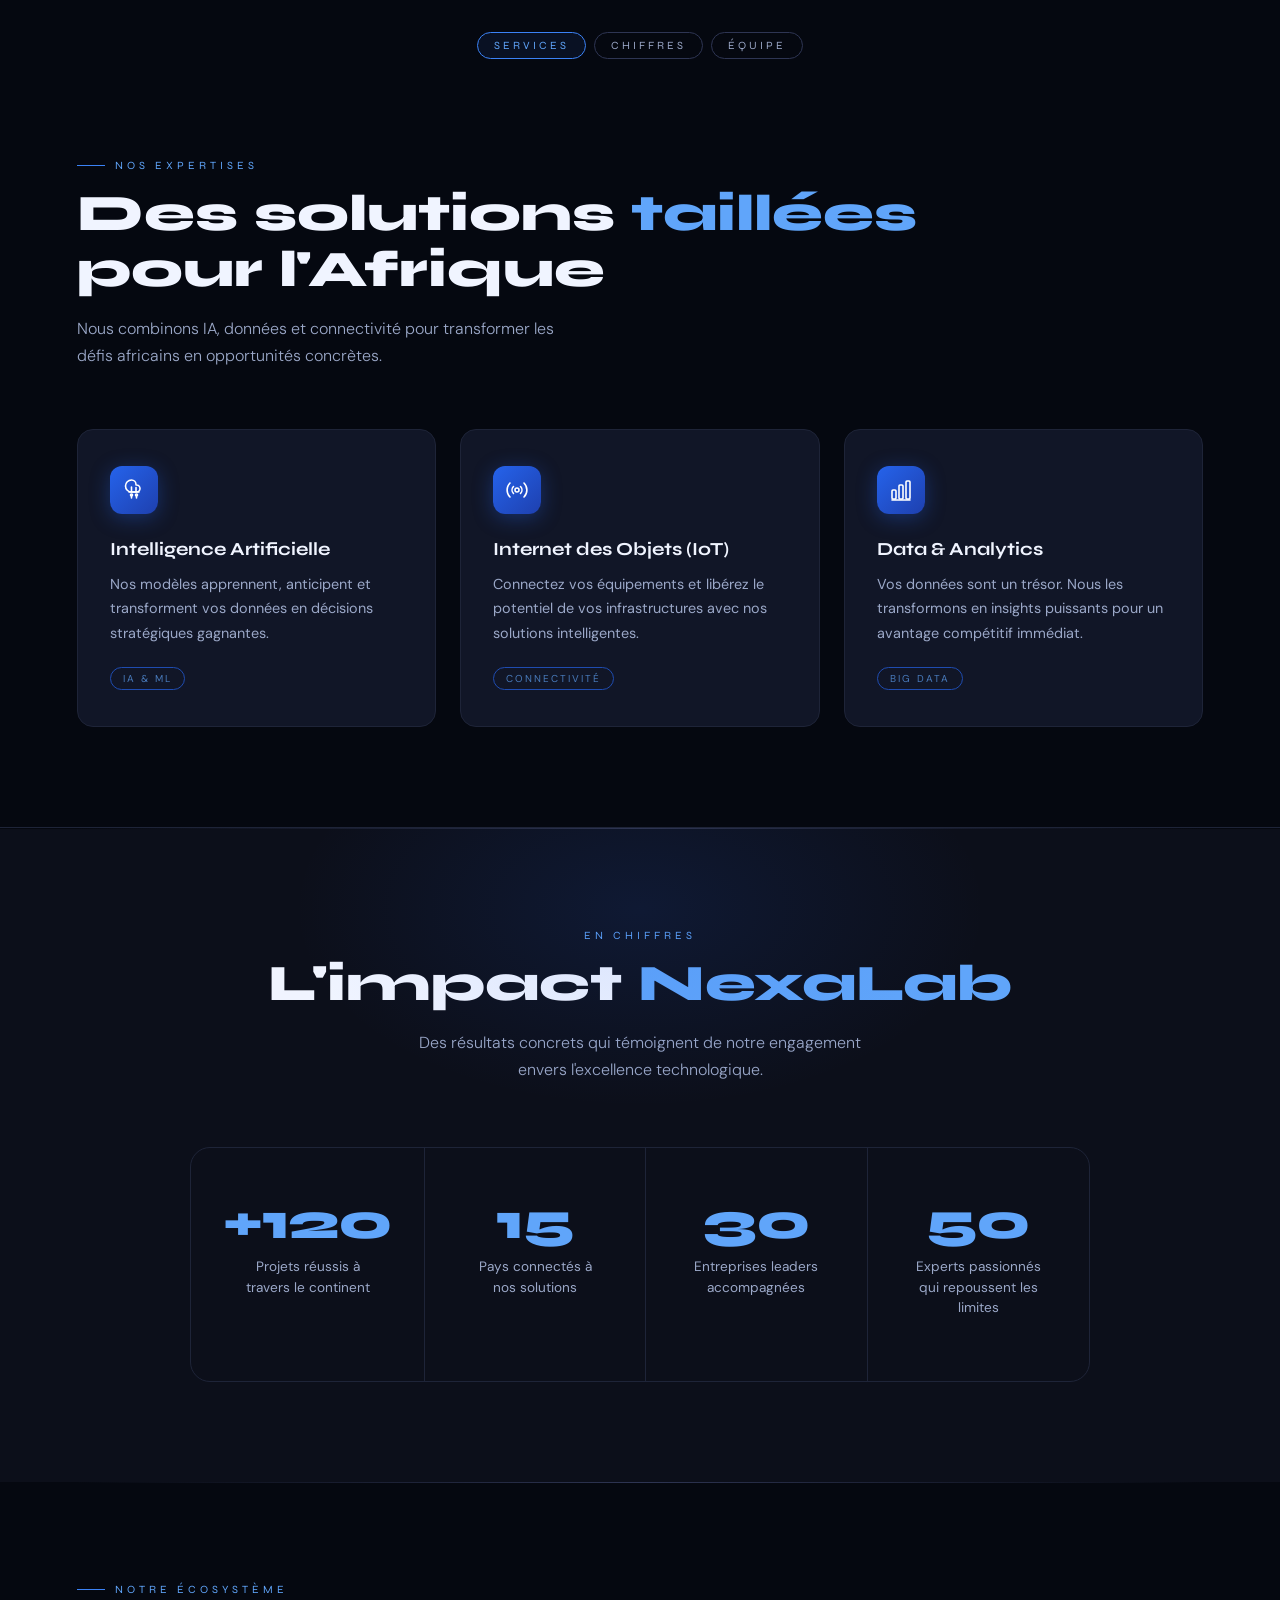
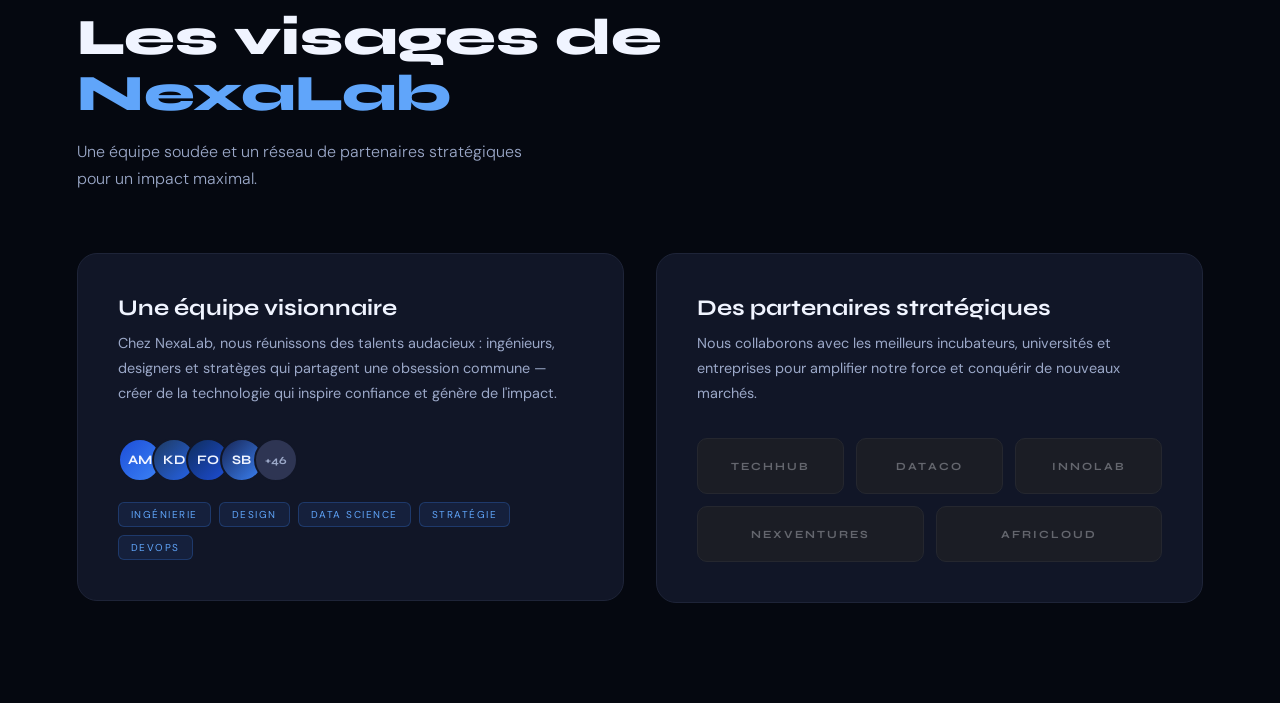
<file: index.html>
<!DOCTYPE html>
<html lang="fr">
<head>
  <meta charset="UTF-8">
  <meta name="viewport" content="width=device-width, initial-scale=1.0">
  <title>NexaLab</title>

  <!-- ── Feuilles de style modulaires (une par section) ── -->
  <link rel="stylesheet" href="styles/base.css">       <!-- Variables, reset, typographie -->
  <link rel="stylesheet" href="styles/services.css">   <!-- Section Services & Expertises -->
  <link rel="stylesheet" href="styles/stats.css">      <!-- Section Chiffres Clés -->
  <link rel="stylesheet" href="styles/team.css">       <!-- Section Équipe & Partenaires -->
</head>
<body>

  <!-- ══════════════════════════════════════
       NAVIGATION RAPIDE ENTRE SECTIONS
  ══════════════════════════════════════ -->
  <nav class="section-nav">
    <span class="active">Services</span>
    <span>Chiffres</span>
    <span>Équipe</span>
  </nav>


  <!-- ══════════════════════════════════════
       SECTION 1 — SERVICES & EXPERTISES
  ══════════════════════════════════════ -->
  <section id="services">

    <!-- En-tête de section -->
    <p class="section-eyebrow">Nos expertises</p>
    <h2 class="section-title">Des solutions <span>taillées</span><br>pour l'Afrique</h2>
    <p class="section-sub">Nous combinons IA, données et connectivité pour transformer les défis africains en opportunités concrètes.</p>

    <!-- Grille des 3 cartes de services -->
    <div class="services-grid">

      <!-- Carte 1 : Intelligence Artificielle -->
      <article class="service-card">
        <div class="service-icon">
          <!-- Icône SVG : cerveau/réseau neuronal -->
          <svg xmlns="http://www.w3.org/2000/svg" width="24" height="24" fill="none"
               viewBox="0 0 24 24" stroke="#ffffff" stroke-width="1.6"
               stroke-linecap="round" stroke-linejoin="round">
            <path d="M9.5 2a4.5 4.5 0 0 1 4.5 4.5v.5h.5a3.5 3.5 0 0 1 0 7H9.5A4.5 4.5 0 0 1 9.5 2z"/>
            <path d="M14 9.5V14m-4.5-5v5M7 14h10"/>
            <circle cx="9.5" cy="17" r="1"/>
            <circle cx="14.5" cy="17" r="1"/>
            <path d="M9.5 18v2m5-2v2"/>
          </svg>
        </div>
        <h3>Intelligence Artificielle</h3>
        <p>Nos modèles apprennent, anticipent et transforment vos données en décisions stratégiques gagnantes.</p>
        <span class="card-tag">IA & ML</span>
      </article>

      <!-- Carte 2 : Internet des Objets -->
      <article class="service-card">
        <div class="service-icon">
          <!-- Icône SVG : ondes wifi / connectivité -->
          <svg xmlns="http://www.w3.org/2000/svg" width="24" height="24" fill="none"
               viewBox="0 0 24 24" stroke="#ffffff" stroke-width="1.6"
               stroke-linecap="round" stroke-linejoin="round">
            <circle cx="12" cy="12" r="2"/>
            <path d="M8.5 8.5a5 5 0 0 0 0 7M15.5 8.5a5 5 0 0 1 0 7"/>
            <path d="M5 5a9.9 9.9 0 0 0 0 14M19 5a9.9 9.9 0 0 1 0 14"/>
          </svg>
        </div>
        <h3>Internet des Objets (IoT)</h3>
        <p>Connectez vos équipements et libérez le potentiel de vos infrastructures avec nos solutions intelligentes.</p>
        <span class="card-tag">Connectivité</span>
      </article>

      <!-- Carte 3 : Data & Analytics -->
      <article class="service-card">
        <div class="service-icon">
          <!-- Icône SVG : graphique en barres -->
          <svg xmlns="http://www.w3.org/2000/svg" width="24" height="24" fill="none"
               viewBox="0 0 24 24" stroke="#ffffff" stroke-width="1.6"
               stroke-linecap="round" stroke-linejoin="round">
            <rect x="3" y="12" width="4" height="9" rx="1"/>
            <rect x="10" y="7" width="4" height="14" rx="1"/>
            <rect x="17" y="3" width="4" height="18" rx="1"/>
            <line x1="3" y1="22" x2="21" y2="22"/>
          </svg>
        </div>
        <h3>Data & Analytics</h3>
        <p>Vos données sont un trésor. Nous les transformons en insights puissants pour un avantage compétitif immédiat.</p>
        <span class="card-tag">Big Data</span>
      </article>

    </div>
  </section>

  <!-- Séparateur visuel entre sections -->
  <div class="sep"></div>


  <!-- ══════════════════════════════════════
       SECTION 2 — CHIFFRES CLÉS
  ══════════════════════════════════════ -->
  <section id="stats">

    <!-- En-tête centré -->
    <div class="stats-header">
      <p class="section-eyebrow">En chiffres</p>
      <h2 class="section-title">L'impact <span>NexaLab</span></h2>
      <p class="section-sub">Des résultats concrets qui témoignent de notre engagement envers l'excellence technologique.</p>
    </div>

    <!-- Bande unifiée des 4 statistiques -->
    <div class="stats-grid">

      <div class="stat-item">
        <div class="stat-number">+120</div>
        <div class="stat-label">Projets réussis à travers le continent</div>
        <div class="stat-divider"></div>
      </div>

      <div class="stat-item">
        <div class="stat-number">15</div>
        <div class="stat-label">Pays connectés à nos solutions</div>
        <div class="stat-divider"></div>
      </div>

      <div class="stat-item">
        <div class="stat-number">30</div>
        <div class="stat-label">Entreprises leaders accompagnées</div>
        <div class="stat-divider"></div>
      </div>

      <div class="stat-item">
        <div class="stat-number">50</div>
        <div class="stat-label">Experts passionnés qui repoussent les limites</div>
        <div class="stat-divider"></div>
      </div>

    </div>
  </section>

  <!-- Séparateur visuel entre sections -->
  <div class="sep"></div>


  <!-- ══════════════════════════════════════
       SECTION 3 — ÉQUIPE & PARTENAIRES
  ══════════════════════════════════════ -->
  <section id="team">

    <!-- En-tête de section -->
    <p class="section-eyebrow">Notre écosystème</p>
    <h2 class="section-title">Les visages de<br><span>NexaLab</span></h2>
    <p class="section-sub">Une équipe soudée et un réseau de partenaires stratégiques pour un impact maximal.</p>

    <!-- Layout 2 colonnes -->
    <div class="team-layout">

      <!-- Bloc Équipe (colonne gauche) -->
      <div class="team-block">
        <h3>Une équipe visionnaire</h3>
        <p>Chez NexaLab, nous réunissons des talents audacieux : ingénieurs, designers et stratèges qui partagent une obsession commune — créer de la technologie qui inspire confiance et génère de l'impact.</p>

        <!-- Avatars avec initiales des membres -->
        <div class="team-avatars">
          <div class="avatar av1">AM</div>
          <div class="avatar av2">KD</div>
          <div class="avatar av3">FO</div>
          <div class="avatar av4">SB</div>
          <div class="avatar av-more">+46</div>
        </div>

        <!-- Tags des rôles disponibles dans l'équipe -->
        <div class="team-roles">
          <span class="role-tag">Ingénierie</span>
          <span class="role-tag">Design</span>
          <span class="role-tag">Data Science</span>
          <span class="role-tag">Stratégie</span>
          <span class="role-tag">DevOps</span>
        </div>
      </div>

      <!-- Bloc Partenaires (colonne droite) -->
      <div class="partners-block">
        <h3>Des partenaires stratégiques</h3>
        <p>Nous collaborons avec les meilleurs incubateurs, universités et entreprises pour amplifier notre force et conquérir de nouveaux marchés.</p>

        <!-- Logos fictifs des partenaires (grayscale → couleur au survol) -->
        <div class="logos-grid">
          <div class="partner-logo">TechHub</div>
          <div class="partner-logo">DataCo</div>
          <div class="partner-logo">InnoLab</div>
          <div class="partner-logo">NexVentures</div>
          <div class="partner-logo">AfriCloud</div>
        </div>
      </div>

    </div>
  </section>


  <!-- ══════════════════════════════════════
       SCRIPT : Scroll vers la section cliquée
  ══════════════════════════════════════ -->
  <script>
    const navSpans = document.querySelectorAll('.section-nav span');
    navSpans.forEach((span, index) => {
      span.addEventListener('click', () => {
        const ids = ['services', 'stats', 'team'];
        document.getElementById(ids[index]).scrollIntoView({ behavior: 'smooth' });
        navSpans.forEach(s => s.classList.remove('active'));
        span.classList.add('active');
      });
    });
  </script>

</body>
</html>
</file>
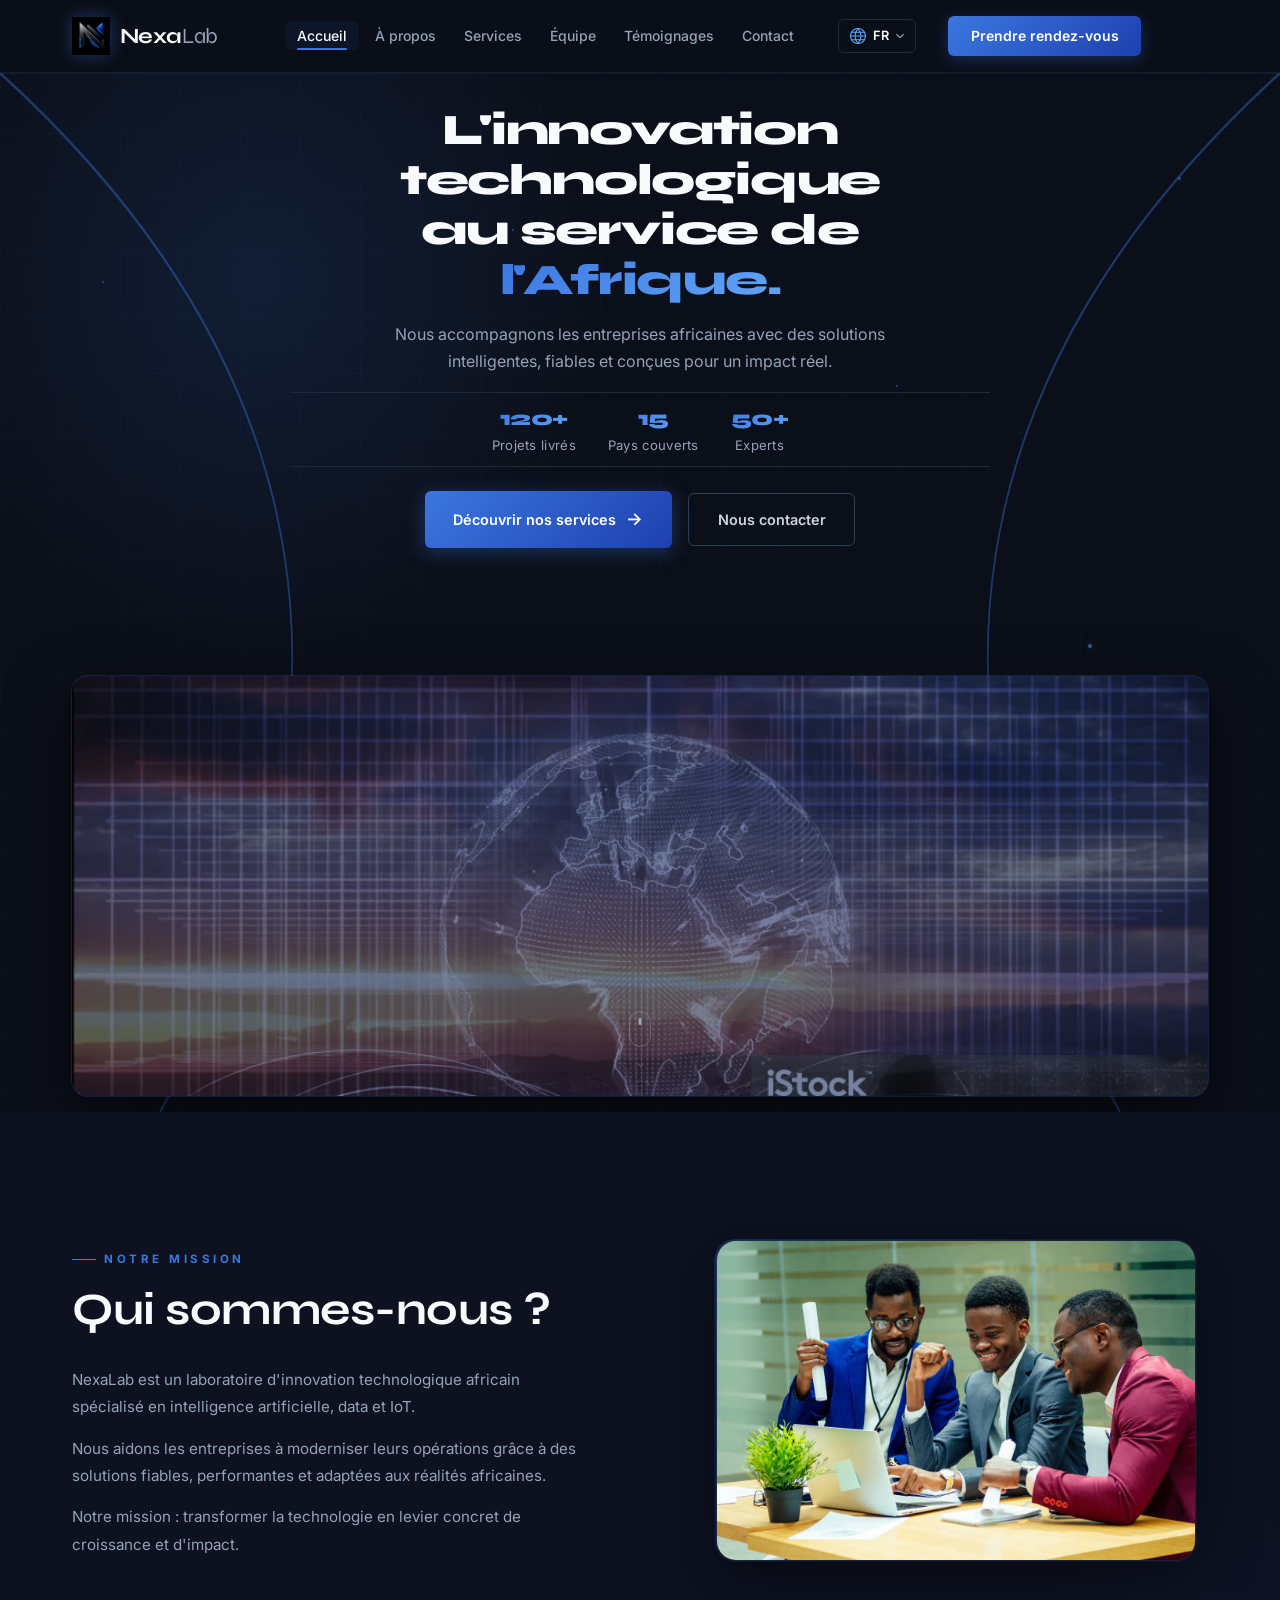
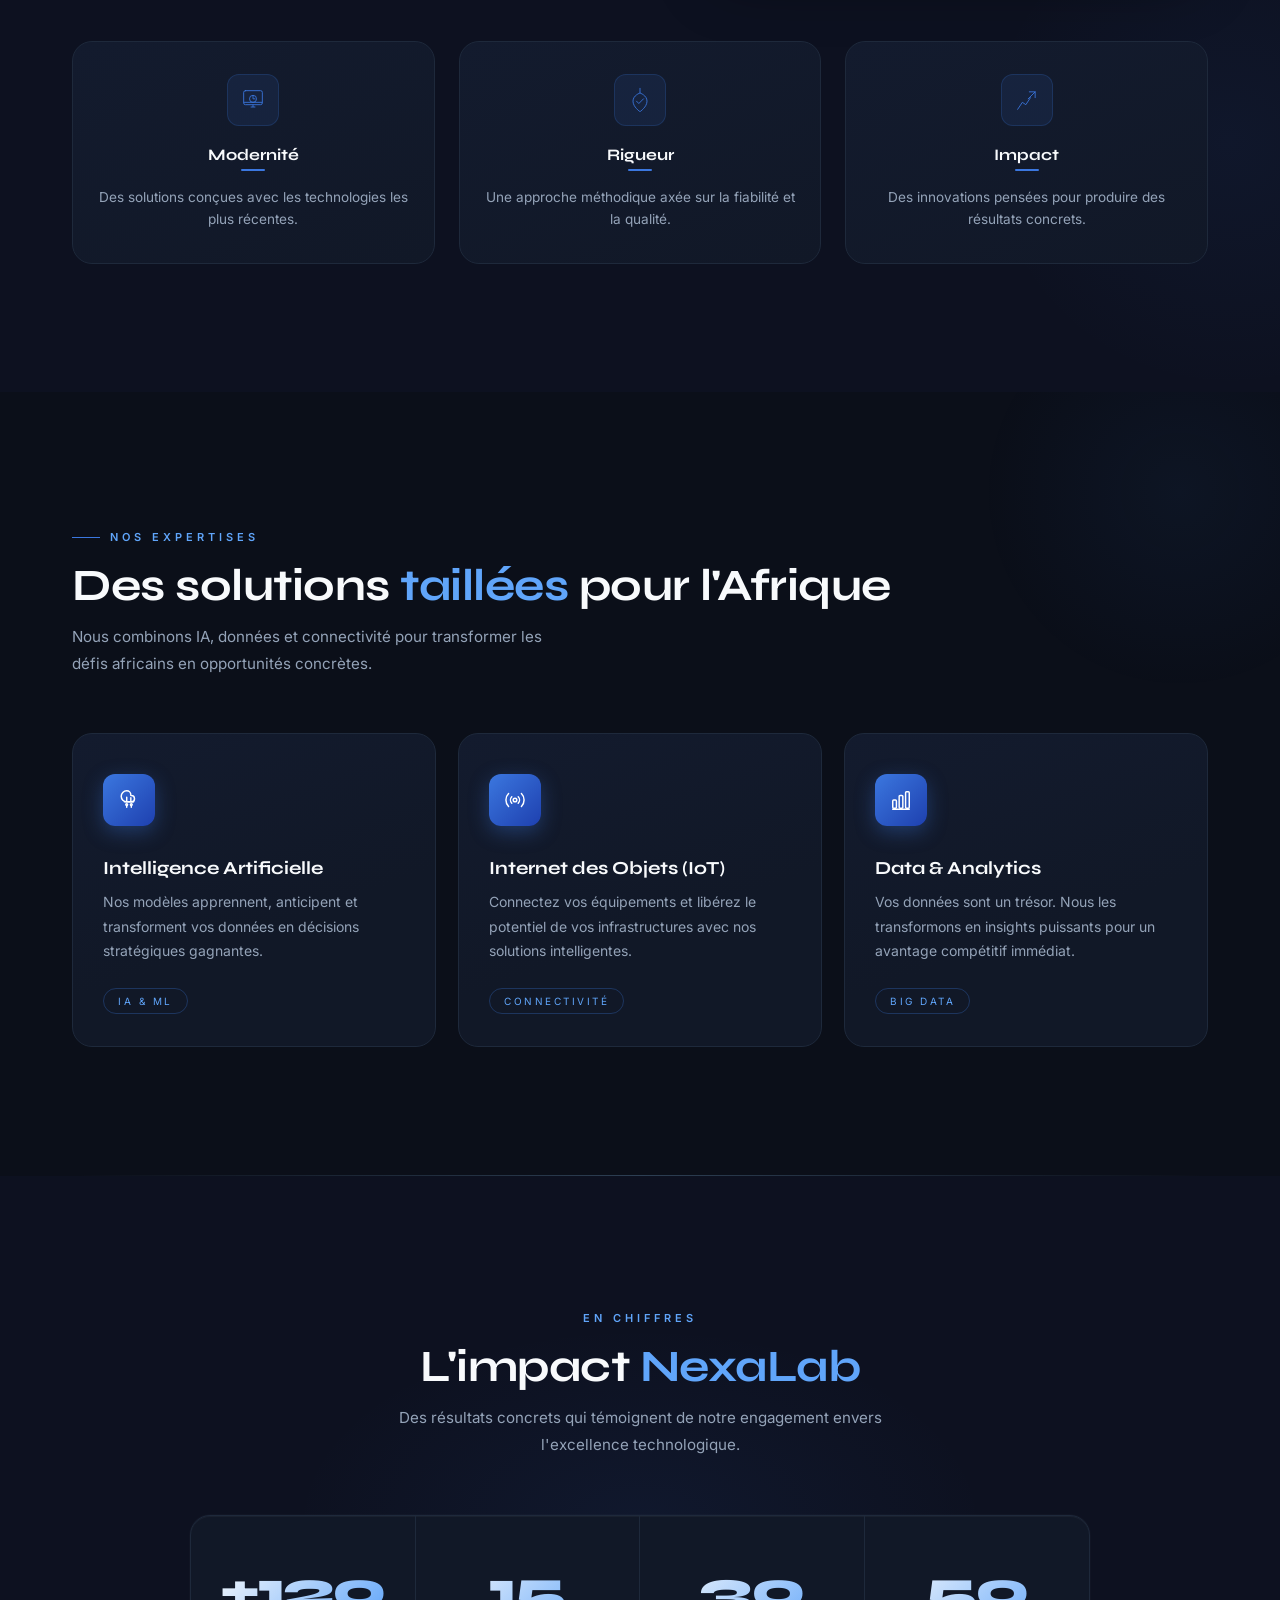
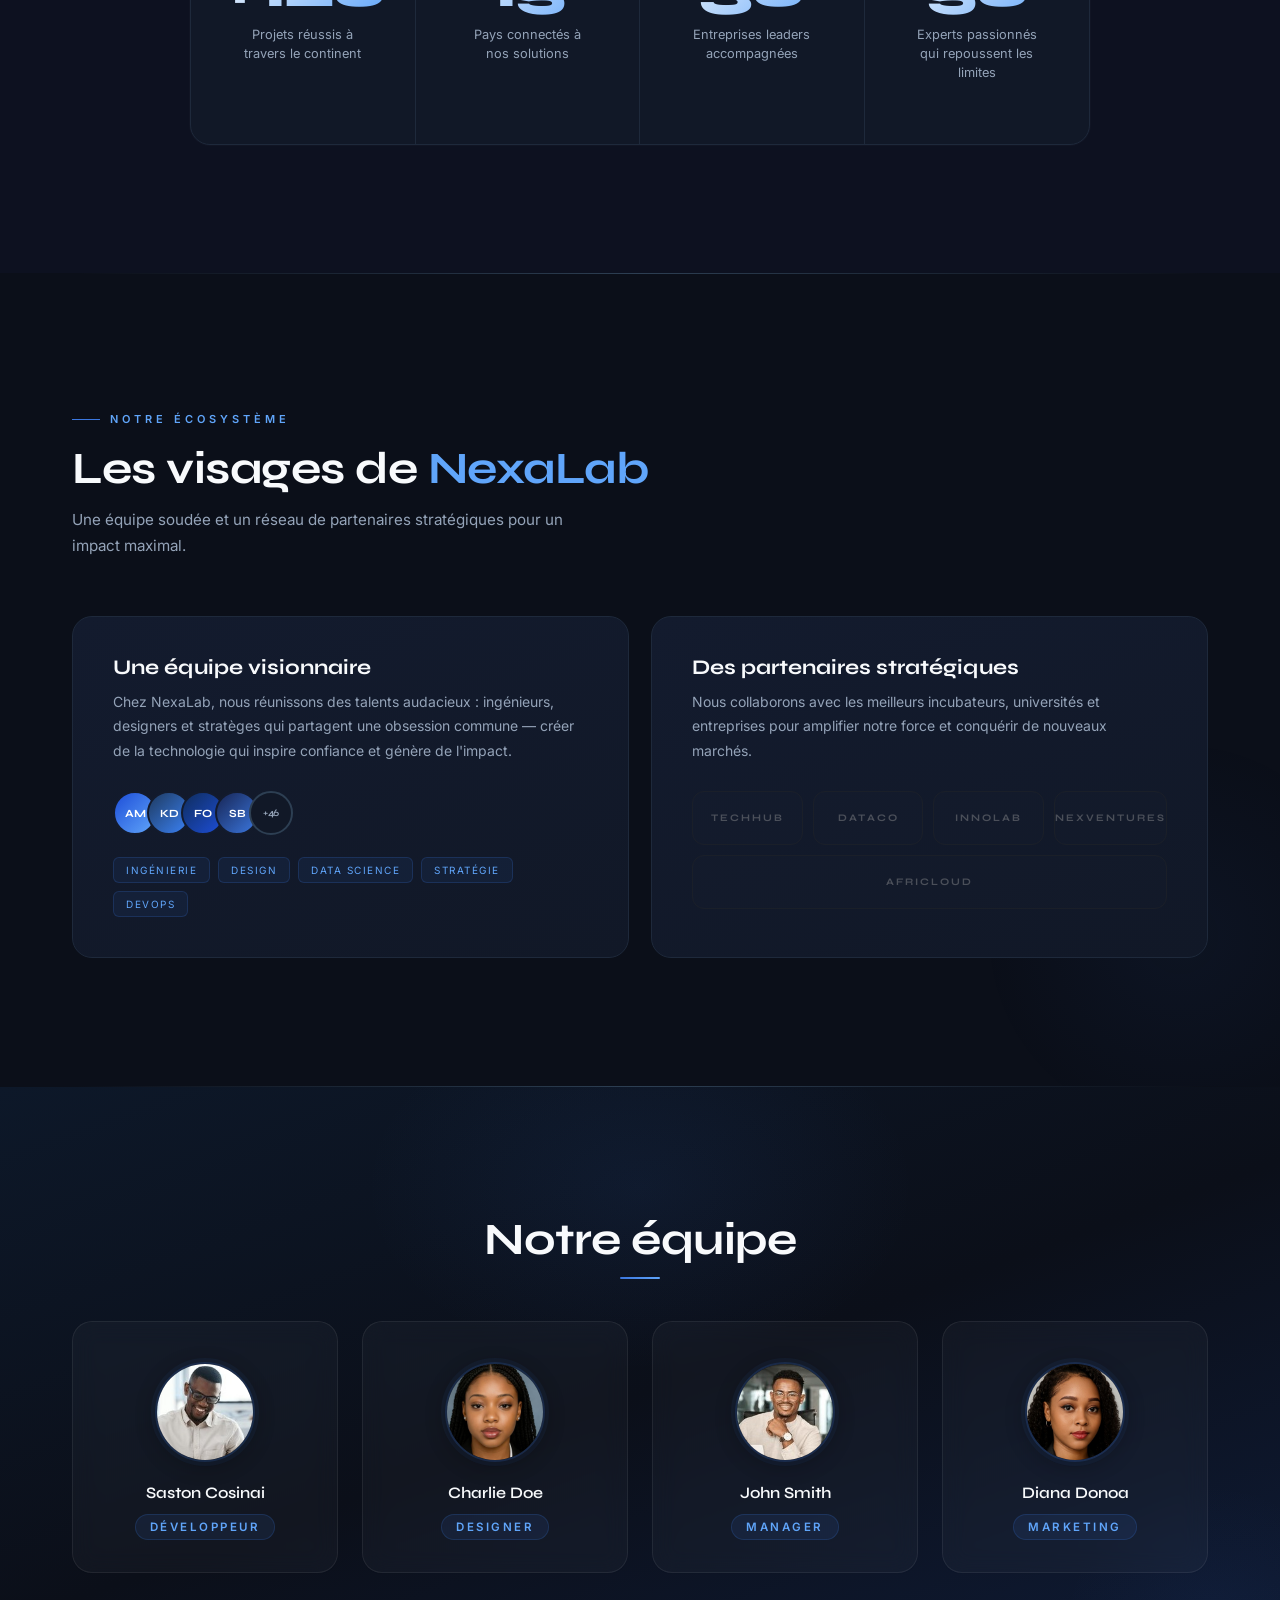
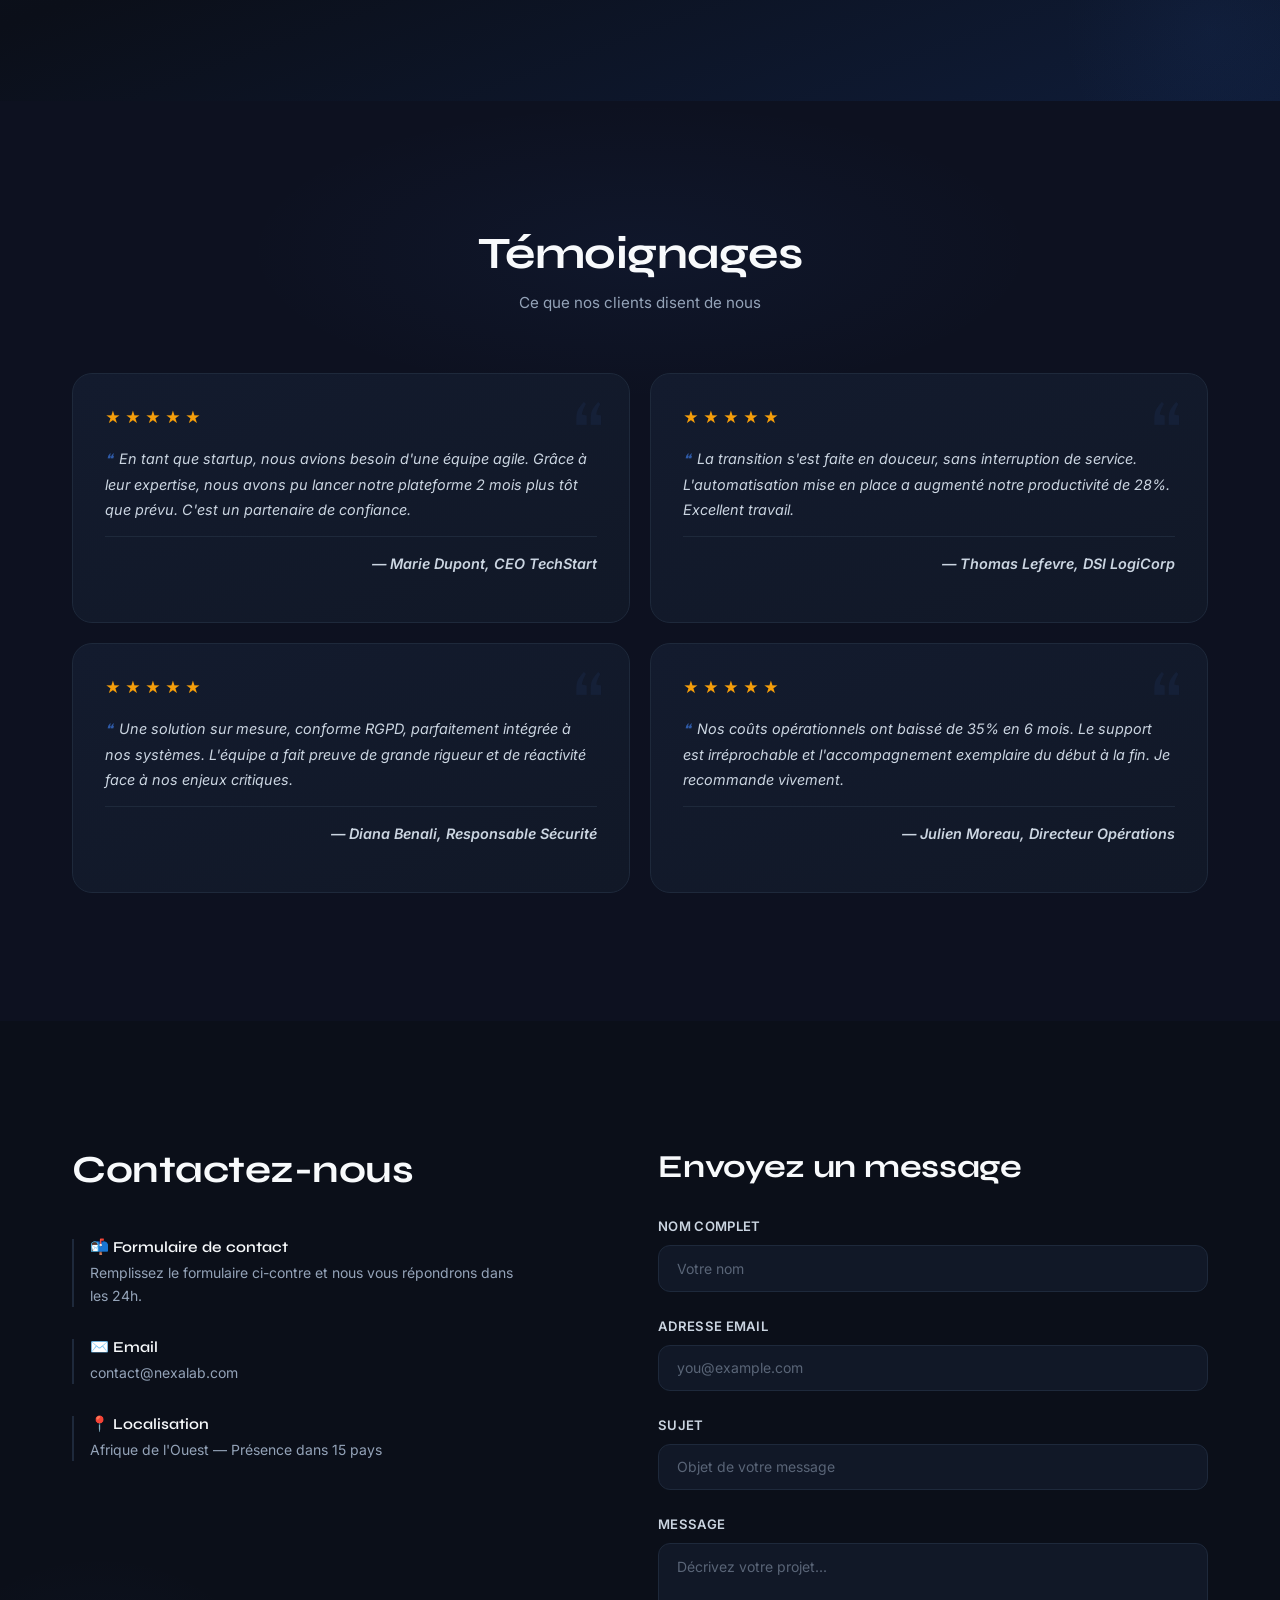
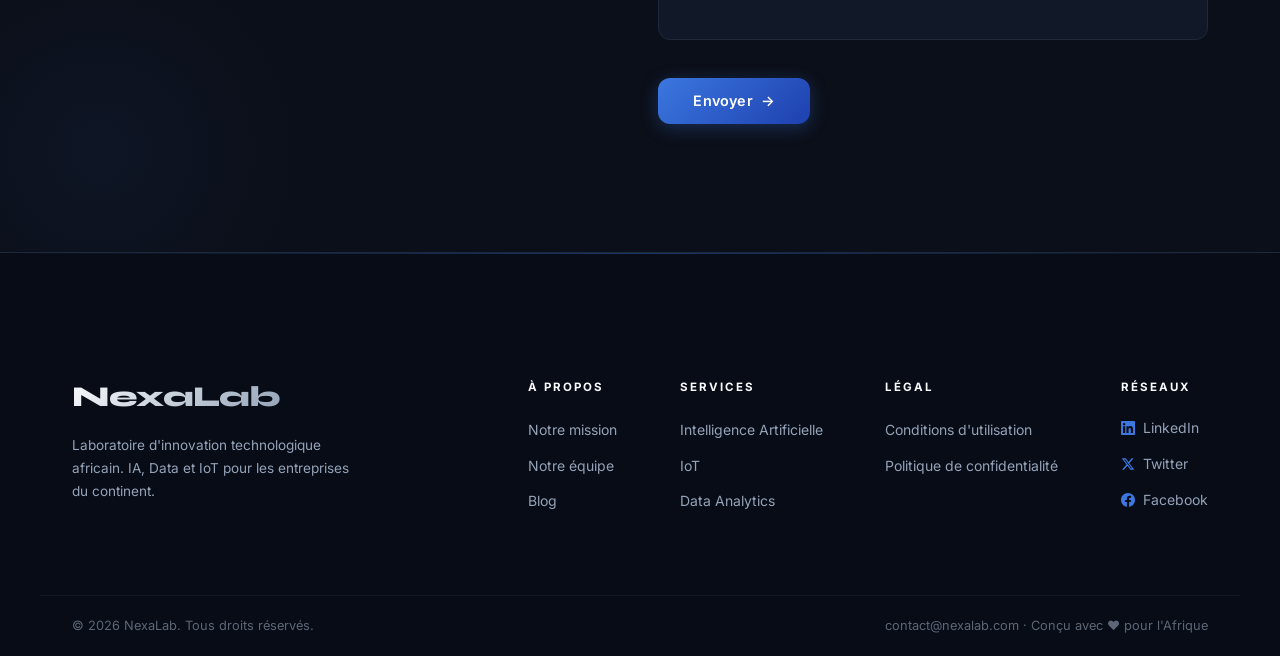
<file: Projet intégrateur/Dossier-final/index.html>
<!DOCTYPE html>
<html lang="fr">
<head>
  <meta charset="UTF-8">
  <meta name="viewport" content="width=device-width, initial-scale=1.0">
  <meta name="description" content="NexaLab — Laboratoire d'innovation technologique africain. IA, data et IoT au service des entreprises africaines.">
  <meta name="author" content="NexaLab">
  <title>NexaLab — Innovation Technologique pour l'Afrique</title>

  <link rel="stylesheet" href="styles/base.css">
  <link rel="stylesheet" href="styles/header.css">
  <link rel="stylesheet" href="styles/hero.css">
  <link rel="stylesheet" href="styles/about.css">
  <link rel="stylesheet" href="styles/services.css">
  <link rel="stylesheet" href="styles/stats.css">
  <link rel="stylesheet" href="styles/team.css">
  <link rel="stylesheet" href="styles/team-membres.css">
  <link rel="stylesheet" href="styles/testimonials.css">
  <link rel="stylesheet" href="styles/contact.css">
  <link rel="stylesheet" href="styles/footer.css">

</head>
<body>

  <header class="header" id="header">
    <div class="header__inner container">
      <a href="#" class="header__logo" aria-label="NexaLab — Accueil">
        <img src="assets/images/logo.png" alt="NexaLab" class="header__logo-img">
        <span class="header__logo-text">Nexa<span>Lab</span></span>
      </a>
      <input type="checkbox" id="nav-toggle" class="nav__toggle" aria-hidden="true">
      <label for="nav-toggle" class="nav__toggle-label" aria-label="Ouvrir le menu">
        <span></span><span></span><span></span>
      </label>
      <nav class="nav" aria-label="Navigation principale">
        <ul class="nav__list">
          <li><a href="#hero"        class="nav__link nav__link--active">Accueil</a></li>
          <li><a href="#about"       class="nav__link">À propos</a></li>
          <li><a href="#services"    class="nav__link">Services</a></li>
          <li><a href="#team"        class="nav__link">Équipe</a></li>
          <li><a href="#temoignages" class="nav__link">Témoignages</a></li>
          <li><a href="#contact"     class="nav__link">Contact</a></li>
        </ul>
        <!-- Sélecteur de langue -->
        <div class="lang-switcher">
          <input type="checkbox" id="lang-toggle" class="lang-toggle" aria-hidden="true">
          <label for="lang-toggle" class="lang-btn" aria-label="Changer de langue">
            <svg class="lang-globe" viewBox="0 0 24 24" fill="none" xmlns="http://www.w3.org/2000/svg" width="18" height="18">
              <circle cx="12" cy="12" r="10" stroke="currentColor" stroke-width="1.5"/>
              <path d="M12 2C12 2 8 7 8 12C8 17 12 22 12 22" stroke="currentColor" stroke-width="1.5" stroke-linecap="round"/>
              <path d="M12 2C12 2 16 7 16 12C16 17 12 22 12 22" stroke="currentColor" stroke-width="1.5" stroke-linecap="round"/>
              <path d="M2 12H22" stroke="currentColor" stroke-width="1.5" stroke-linecap="round"/>
              <path d="M3.5 7H20.5M3.5 17H20.5" stroke="currentColor" stroke-width="1.5" stroke-linecap="round"/>
            </svg>
            <span class="lang-current">FR</span>
            <svg class="lang-chevron" viewBox="0 0 12 12" fill="none" width="10" height="10">
              <path d="M2 4L6 8L10 4" stroke="currentColor" stroke-width="1.5" stroke-linecap="round" stroke-linejoin="round"/>
            </svg>
          </label>
          <ul class="lang-dropdown">
            <li><a href="index.html"    class="lang-option lang-option--active">🇫🇷 Français</a></li>
            <li><a href="index-en.html" class="lang-option">🇬🇧 English</a></li>
          </ul>
        </div>
        <a href="#contact" class="nav__cta">Prendre rendez-vous</a>
      </nav>
      <label for="nav-toggle" class="nav__overlay" aria-hidden="true"></label>
    </div>
  </header>

  <main>

    <!-- HERO -->
    <section class="hero" id="hero">
      <!-- Courbes décoratives SVG -->
      <div class="hero__curves" aria-hidden="true">
        <svg class="hero__curves-svg" viewBox="0 0 1440 700" preserveAspectRatio="none" xmlns="http://www.w3.org/2000/svg">
          <!-- Courbe gauche : part du coin top-left, s'incurve vers le centre -->
          <path d="M 0,0 Q 550,300 180,700" fill="none" stroke="rgba(59,119,223,0.4)" stroke-width="2"/>
          <!-- Courbe droite : part du coin top-right, s'incurve vers le centre -->
          <path d="M 1440,0 Q 890,300 1260,700" fill="none" stroke="rgba(59,119,223,0.4)" stroke-width="2"/>
        </svg>
      </div>
      <!-- Particules CSS animées -->
      <div class="hero__particles">
        <span></span><span></span><span></span><span></span>
        <span></span><span></span><span></span><span></span>
      </div>
      <div class="hero__inner container">
        <div class="hero__content">
          <h1 class="hero__title">
            L'innovation technologique<br>au service de
            <span class="hero__title-highlight"> l'Afrique.</span>
          </h1>
          <p class="hero__subtitle">
            Nous accompagnons les entreprises africaines avec des solutions
            intelligentes, fiables et conçues pour un impact réel.
          </p>
          <div class="hero__proof">
            <div class="hero__proof-item"><strong>120+</strong> Projets livrés</div>
            <div class="hero__proof-item"><strong>15</strong> Pays couverts</div>
            <div class="hero__proof-item"><strong>50+</strong> Experts</div>
          </div>
          <div class="hero__actions">
            <a href="#services" class="hero__cta">Découvrir nos services <span class="hero__cta-arrow">→</span></a>
            <a href="#contact" class="hero__cta-secondary">Nous contacter</a>
          </div>
        </div>
        <div class="hero__visual">
          <img src="assets/images/about-team.webp" alt="Carte holographique de l'Afrique — IA, Data, IoT" class="hero__image">
        </div>
      </div>
      <div class="hero__scroll">
        <div class="hero__scroll-mouse"></div>
        <span class="hero__scroll-arrow">⌄</span>
      </div>
    </section>

    <!-- À PROPOS -->
    <section class="about" id="about">
      <div class="about__inner container">
        <div class="about__text">
          <span class="about__label">Notre Mission</span>
          <h2 class="about__title">Qui sommes-nous ?</h2>
          <p class="about__description">NexaLab est un laboratoire d'innovation technologique africain spécialisé en intelligence artificielle, data et IoT.</p>
          <p class="about__description">Nous aidons les entreprises à moderniser leurs opérations grâce à des solutions fiables, performantes et adaptées aux réalités africaines.</p>
          <p class="about__description">Notre mission : transformer la technologie en levier concret de croissance et d'impact.</p>
        </div>
        <div class="about__visual">
          <img src="assets/images/hero-africa.jpg" alt="Équipe NexaLab" class="about__image">
        </div>
      </div>
      <div class="about__values container">
        <article class="about__value-card">
          <div class="about__value-icon">
            <svg viewBox="0 0 48 48" xmlns="http://www.w3.org/2000/svg">
              <rect x="8" y="8" width="32" height="24" rx="3" stroke-linecap="round" stroke-linejoin="round"/>
              <line x1="8" y1="28" x2="40" y2="28"/><circle cx="24" cy="22" r="6"/>
              <path d="M24 16 L24 22 L28 22"/><line x1="20" y1="36" x2="28" y2="36"/><line x1="24" y1="32" x2="24" y2="36"/>
            </svg>
          </div>
          <h3 class="about__value-title">Modernité</h3>
          <p class="about__value-desc">Des solutions conçues avec les technologies les plus récentes.</p>
        </article>
        <article class="about__value-card">
          <div class="about__value-icon">
            <svg viewBox="0 0 48 48" xmlns="http://www.w3.org/2000/svg">
              <path d="M24 4 L24 12" stroke-linecap="round"/>
              <path d="M24 12 C24 12 12 16 12 26 C12 36 24 44 24 44 C24 44 36 36 36 26 C36 16 24 12 24 12Z"/>
              <polyline points="18,26 22,30 30,22" stroke-linecap="round" stroke-linejoin="round"/>
            </svg>
          </div>
          <h3 class="about__value-title">Rigueur</h3>
          <p class="about__value-desc">Une approche méthodique axée sur la fiabilité et la qualité.</p>
        </article>
        <article class="about__value-card">
          <div class="about__value-icon">
            <svg viewBox="0 0 48 48" xmlns="http://www.w3.org/2000/svg">
              <polyline points="28,10 38,10 38,20" stroke-linecap="round" stroke-linejoin="round"/>
              <line x1="38" y1="10" x2="26" y2="22" stroke-linecap="round"/>
              <polyline points="8,40 16,28 22,32 30,20" stroke-linecap="round" stroke-linejoin="round"/>
            </svg>
          </div>
          <h3 class="about__value-title">Impact</h3>
          <p class="about__value-desc">Des innovations pensées pour produire des résultats concrets.</p>
        </article>
      </div>
    </section>

    <!-- SERVICES -->
    <section id="services">
      <div class="container">
        <p class="section-label">Nos expertises</p>
        <h2 class="section-title">Des solutions <span>taillées</span> pour l'Afrique</h2>
        <p class="section-sub">Nous combinons IA, données et connectivité pour transformer les défis africains en opportunités concrètes.</p>
        <div class="services-grid">
          <article class="service-card">
            <div class="service-icon">
              <svg xmlns="http://www.w3.org/2000/svg" width="22" height="22" fill="none" viewBox="0 0 24 24" stroke="#fff" stroke-width="1.6" stroke-linecap="round" stroke-linejoin="round">
                <path d="M9.5 2a4.5 4.5 0 0 1 4.5 4.5v.5h.5a3.5 3.5 0 0 1 0 7H9.5A4.5 4.5 0 0 1 9.5 2z"/>
                <path d="M14 9.5V14m-4.5-5v5M7 14h10"/><circle cx="9.5" cy="17" r="1"/><circle cx="14.5" cy="17" r="1"/>
                <path d="M9.5 18v2m5-2v2"/>
              </svg>
            </div>
            <h3>Intelligence Artificielle</h3>
            <p>Nos modèles apprennent, anticipent et transforment vos données en décisions stratégiques gagnantes.</p>
            <span class="card-tag">IA &amp; ML</span>
          </article>
          <article class="service-card">
            <div class="service-icon">
              <svg xmlns="http://www.w3.org/2000/svg" width="22" height="22" fill="none" viewBox="0 0 24 24" stroke="#fff" stroke-width="1.6" stroke-linecap="round" stroke-linejoin="round">
                <circle cx="12" cy="12" r="2"/>
                <path d="M8.5 8.5a5 5 0 0 0 0 7M15.5 8.5a5 5 0 0 1 0 7"/>
                <path d="M5 5a9.9 9.9 0 0 0 0 14M19 5a9.9 9.9 0 0 1 0 14"/>
              </svg>
            </div>
            <h3>Internet des Objets (IoT)</h3>
            <p>Connectez vos équipements et libérez le potentiel de vos infrastructures avec nos solutions intelligentes.</p>
            <span class="card-tag">Connectivité</span>
          </article>
          <article class="service-card">
            <div class="service-icon">
              <svg xmlns="http://www.w3.org/2000/svg" width="22" height="22" fill="none" viewBox="0 0 24 24" stroke="#fff" stroke-width="1.6" stroke-linecap="round" stroke-linejoin="round">
                <rect x="3" y="12" width="4" height="9" rx="1"/><rect x="10" y="7" width="4" height="14" rx="1"/>
                <rect x="17" y="3" width="4" height="18" rx="1"/><line x1="3" y1="22" x2="21" y2="22"/>
              </svg>
            </div>
            <h3>Data &amp; Analytics</h3>
            <p>Vos données sont un trésor. Nous les transformons en insights puissants pour un avantage compétitif immédiat.</p>
            <span class="card-tag">Big Data</span>
          </article>
        </div>
      </div>
    </section>

    <div class="sep"></div>

    <!-- STATS -->
    <section id="stats">
      <div class="stats-header container">
        <p class="section-label">En chiffres</p>
        <h2 class="section-title">L'impact <span>NexaLab</span></h2>
        <p class="section-sub">Des résultats concrets qui témoignent de notre engagement envers l'excellence technologique.</p>
      </div>
      <div class="stats-grid">
        <div class="stat-item"><div class="stat-number">+120</div><div class="stat-label">Projets réussis à travers le continent</div><div class="stat-divider"></div></div>
        <div class="stat-item"><div class="stat-number">15</div><div class="stat-label">Pays connectés à nos solutions</div><div class="stat-divider"></div></div>
        <div class="stat-item"><div class="stat-number">30</div><div class="stat-label">Entreprises leaders accompagnées</div><div class="stat-divider"></div></div>
        <div class="stat-item"><div class="stat-number">50</div><div class="stat-label">Experts passionnés qui repoussent les limites</div><div class="stat-divider"></div></div>
      </div>
    </section>

    <div class="sep"></div>

    <!-- ÉQUIPE AVATARS -->
    <section id="team">
      <div class="container">
        <p class="section-label">Notre écosystème</p>
        <h2 class="section-title">Les visages de <span>NexaLab</span></h2>
        <p class="section-sub">Une équipe soudée et un réseau de partenaires stratégiques pour un impact maximal.</p>
        <div class="team-layout">
          <div class="team-block">
            <h3>Une équipe visionnaire</h3>
            <p>Chez NexaLab, nous réunissons des talents audacieux : ingénieurs, designers et stratèges qui partagent une obsession commune — créer de la technologie qui inspire confiance et génère de l'impact.</p>
            <div class="team-avatars">
              <div class="avatar av1">AM</div><div class="avatar av2">KD</div>
              <div class="avatar av3">FO</div><div class="avatar av4">SB</div>
              <div class="avatar av-more">+46</div>
            </div>
            <div class="team-roles">
              <span class="role-tag">Ingénierie</span><span class="role-tag">Design</span>
              <span class="role-tag">Data Science</span><span class="role-tag">Stratégie</span>
              <span class="role-tag">DevOps</span>
            </div>
          </div>
          <div class="partners-block">
            <h3>Des partenaires stratégiques</h3>
            <p>Nous collaborons avec les meilleurs incubateurs, universités et entreprises pour amplifier notre force et conquérir de nouveaux marchés.</p>
            <div class="logos-grid">
              <div class="partner-logo">TechHub</div><div class="partner-logo">DataCo</div>
              <div class="partner-logo">InnoLab</div><div class="partner-logo">NexVentures</div>
              <div class="partner-logo">AfriCloud</div>
            </div>
          </div>
        </div>
      </div>
    </section>

    <div class="sep"></div>

    <!-- MEMBRES PHOTOS -->
    <section id="team-membres">
      <div class="team-wrapper">
        <div class="team-photo-header"><h2>Notre équipe</h2></div>
        <div class="team-container">
          <figure><div class="shine"></div><img src="assets/images/member-saston.jpg" alt="Saston Cosinai"><figcaption>Saston Cosinai<br><b>Développeur</b></figcaption></figure>
          <figure><div class="shine"></div><img src="assets/images/member-charlie.jpg" alt="Charlie Doe"><figcaption>Charlie Doe<br><b>Designer</b></figcaption></figure>
          <figure><div class="shine"></div><img src="assets/images/member-john.jpg" alt="John Smith"><figcaption>John Smith<br><b>Manager</b></figcaption></figure>
          <figure><div class="shine"></div><img src="assets/images/member-diana.jpg" alt="Diana Donoa"><figcaption>Diana Donoa<br><b>Marketing</b></figcaption></figure>
        </div>
      </div>
    </section>

    <!-- TÉMOIGNAGES -->
    <section id="temoignages" class="temoignages">
      <div class="temoignages-header">
        <h2>Témoignages</h2>
        <p>Ce que nos clients disent de nous</p>
      </div>
      <div class="temoignages-grid">
        <div class="temoignage-card">
          <div class="stars">★★★★★</div>
          <p><span class="quote-icon">❝</span>En tant que startup, nous avions besoin d'une équipe agile. Grâce à leur expertise, nous avons pu lancer notre plateforme 2 mois plus tôt que prévu. C'est un partenaire de confiance.</p>
          <p class="auteur">— Marie Dupont, CEO TechStart</p>
        </div>
        <div class="temoignage-card">
          <div class="stars">★★★★★</div>
          <p><span class="quote-icon">❝</span>La transition s'est faite en douceur, sans interruption de service. L'automatisation mise en place a augmenté notre productivité de 28%. Excellent travail.</p>
          <p class="auteur">— Thomas Lefevre, DSI LogiCorp</p>
        </div>
        <div class="temoignage-card">
          <div class="stars">★★★★★</div>
          <p><span class="quote-icon">❝</span>Une solution sur mesure, conforme RGPD, parfaitement intégrée à nos systèmes. L'équipe a fait preuve de grande rigueur et de réactivité face à nos enjeux critiques.</p>
          <p class="auteur">— Diana Benali, Responsable Sécurité</p>
        </div>
        <div class="temoignage-card">
          <div class="stars">★★★★★</div>
          <p><span class="quote-icon">❝</span>Nos coûts opérationnels ont baissé de 35% en 6 mois. Le support est irréprochable et l'accompagnement exemplaire du début à la fin. Je recommande vivement.</p>
          <p class="auteur">— Julien Moreau, Directeur Opérations</p>
        </div>
      </div>
    </section>

    <!-- CONTACT -->
    <section class="contact-section" id="contact">
      <div class="contact-container">
        <div class="contact-info">
          <h2>Contactez-nous</h2>
          <div class="contact-detail"><h3>📬 Formulaire de contact</h3><p>Remplissez le formulaire ci-contre et nous vous répondrons dans les 24h.</p></div>
          <div class="contact-detail"><h3>✉️ Email</h3><p>contact@nexalab.com</p></div>
          <div class="contact-detail"><h3>📍 Localisation</h3><p>Afrique de l'Ouest — Présence dans 15 pays</p></div>
        </div>
        <div class="contact-form">
          <h2>Envoyez un message</h2>
          <form action="#" method="post">
            <div class="form-group"><label for="name">Nom complet</label><input type="text" id="name" name="name" placeholder="Votre nom" required></div>
            <div class="form-group"><label for="email">Adresse email</label><input type="email" id="email" name="email" placeholder="you@example.com" required></div>
            <div class="form-group"><label for="sujet">Sujet</label><input type="text" id="sujet" name="sujet" placeholder="Objet de votre message"></div>
            <div class="form-group"><label for="message">Message</label><textarea id="message" name="message" rows="4" placeholder="Décrivez votre projet..."></textarea></div>
            <button type="submit" class="contact-submit">Envoyer <span>→</span></button>
          </form>
        </div>
      </div>
    </section>

  </main>

  <!-- FOOTER -->
  <footer class="site-footer">
    <div class="footer-container">
      <div class="footer-brand">
        <h2>NexaLab</h2>
        <p>Laboratoire d'innovation technologique africain. IA, Data et IoT pour les entreprises du continent.</p>
      </div>
      <div class="footer-links">
        <div class="links-group">
          <h3>À propos</h3>
          <ul>
            <li><a href="#about">Notre mission</a></li>
            <li><a href="#team">Notre équipe</a></li>
            <li><a href="#">Blog</a></li>
          </ul>
        </div>
        <div class="links-group">
          <h3>Services</h3>
          <ul>
            <li><a href="#services">Intelligence Artificielle</a></li>
            <li><a href="#services">IoT</a></li>
            <li><a href="#services">Data Analytics</a></li>
          </ul>
        </div>
        <div class="links-group">
          <h3>Légal</h3>
          <ul>
            <li><a href="#">Conditions d'utilisation</a></li>
            <li><a href="#">Politique de confidentialité</a></li>
          </ul>
        </div>
        <div class="links-group">
          <h3>Réseaux</h3>
          <ul>
            <li><a href="https://www.linkedin.com/company/nexalab" target="_blank" rel="noopener"><svg class="social-icon" width="14" height="14" viewBox="0 0 24 24" fill="currentColor"><path d="M20.447 20.452h-3.554v-5.569c0-1.328-.027-3.037-1.852-3.037-1.853 0-2.136 1.445-2.136 2.939v5.667H9.351V9h3.414v1.561h.046c.477-.9 1.637-1.85 3.37-1.85 3.601 0 4.267 2.37 4.267 5.455v6.286zM5.337 7.433a2.062 2.062 0 01-2.063-2.065 2.064 2.064 0 112.063 2.065zm1.782 13.019H3.555V9h3.564v11.452zM22.225 0H1.771C.792 0 0 .774 0 1.729v20.542C0 23.227.792 24 1.771 24h20.451C23.2 24 24 23.227 24 22.271V1.729C24 .774 23.2 0 22.222 0h.003z"/></svg> LinkedIn</a></li>
            <li><a href="https://www.twitter.com/nexalab" target="_blank" rel="noopener"><svg class="social-icon" width="14" height="14" viewBox="0 0 24 24" fill="currentColor"><path d="M18.244 2.25h3.308l-7.227 8.26 8.502 11.24H16.17l-5.214-6.817L4.99 21.75H1.68l7.73-8.835L1.254 2.25H8.08l4.713 6.231zm-1.161 17.52h1.833L7.084 4.126H5.117z"/></svg> Twitter</a></li>
            <li><a href="https://www.facebook.com/nexalab" target="_blank" rel="noopener"><svg class="social-icon" width="14" height="14" viewBox="0 0 24 24" fill="currentColor"><path d="M24 12.073c0-6.627-5.373-12-12-12s-12 5.373-12 12c0 5.99 4.388 10.954 10.125 11.854v-8.385H7.078v-3.47h3.047V9.43c0-3.007 1.792-4.669 4.533-4.669 1.312 0 2.686.235 2.686.235v2.953H15.83c-1.491 0-1.956.925-1.956 1.874v2.25h3.328l-.532 3.47h-2.796v8.385C19.612 23.027 24 18.062 24 12.073z"/></svg> Facebook</a></li>
          </ul>
        </div>
      </div>
    </div>
    <div class="footer-bottom container">
      <p>&copy; 2026 NexaLab. Tous droits réservés.</p>
      <p>contact@nexalab.com &middot; Conçu avec ❤️ pour l'Afrique</p>
    </div>
  </footer>



</body>
</html>
</file>
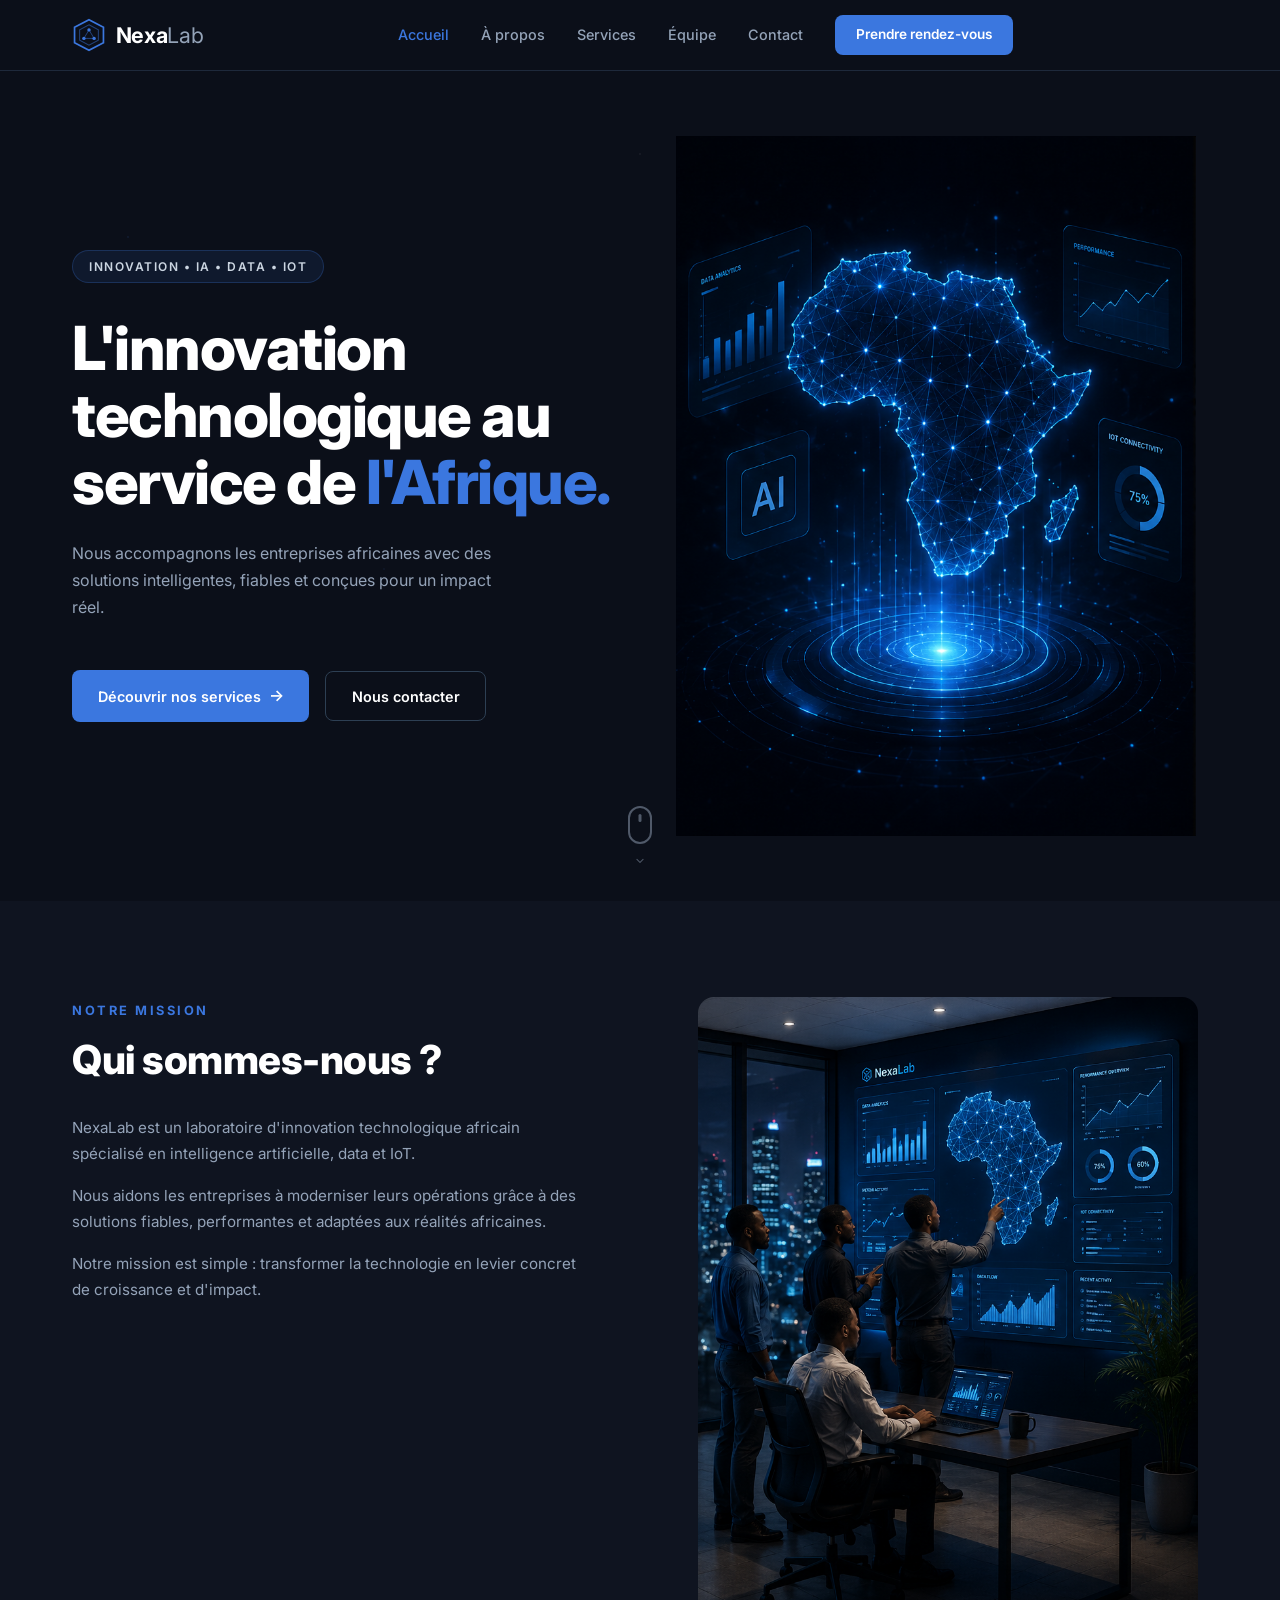
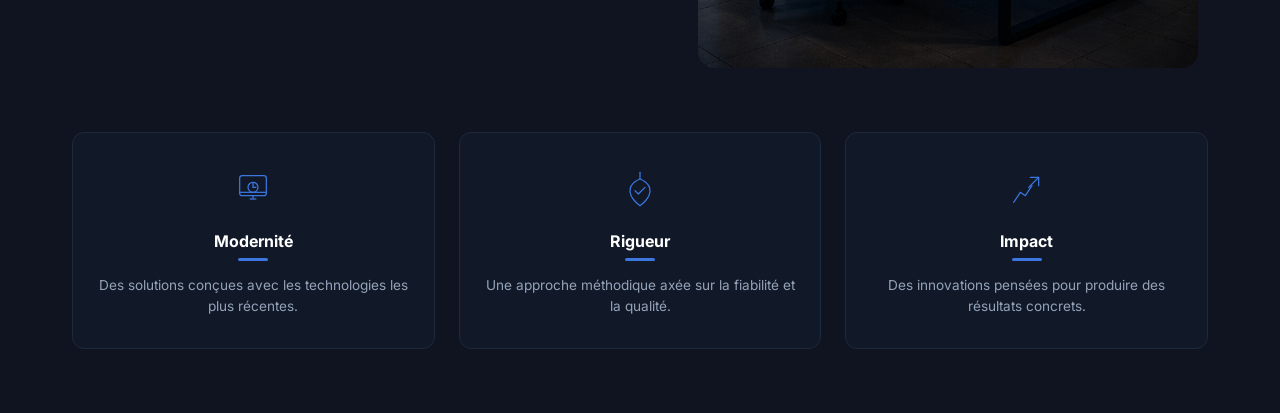
<file: Projet intégrateur/Euloge/index.html>
<!DOCTYPE html>
<html lang="fr">
<head>
  <meta charset="UTF-8">
  <meta name="viewport" content="width=device-width, initial-scale=1.0">
  <meta name="description" content="NexaLab — Laboratoire d'innovation technologique africain. Intelligence artificielle, data et IoT au service des entreprises africaines.">
  <meta name="author" content="NexaLab">
  <title>NexaLab — Innovation Technologique pour l'Afrique</title>

  <!-- Styles -->
  <link rel="stylesheet" href="styles/base.css">
  <link rel="stylesheet" href="styles/header.css">
  <link rel="stylesheet" href="styles/hero.css">
  <link rel="stylesheet" href="styles/about.css">
</head>
<body>

  <!-- ============================================
       HEADER & NAVIGATION
       ============================================ -->
  <header class="header" id="header">
    <div class="header__inner container">

      <!-- Logo avec icône hexagonale -->
      <a href="#" class="header__logo" aria-label="NexaLab — Accueil">
        <span class="header__logo-hex">
          <!-- Logo hexagonal SVG -->
          <svg viewBox="0 0 40 40" xmlns="http://www.w3.org/2000/svg">
            <polygon points="20,2 37,11 37,29 20,38 3,29 3,11" fill="none" stroke="#3b77df" stroke-width="2"/>
            <polygon points="20,8 31,14 31,26 20,32 9,26 9,14" fill="none" stroke="#3b77df" stroke-width="1.2" opacity="0.5"/>
            <circle cx="20" cy="14" r="2" fill="#3b77df"/>
            <circle cx="14" cy="24" r="2" fill="#3b77df"/>
            <circle cx="26" cy="24" r="2" fill="#3b77df"/>
            <line x1="20" y1="14" x2="14" y2="24" stroke="#3b77df" stroke-width="1" opacity="0.6"/>
            <line x1="20" y1="14" x2="26" y2="24" stroke="#3b77df" stroke-width="1" opacity="0.6"/>
            <line x1="14" y1="24" x2="26" y2="24" stroke="#3b77df" stroke-width="1" opacity="0.6"/>
          </svg>
        </span>
        <span class="header__logo-text">Nexa<span>Lab</span></span>
      </a>

      <!-- Checkbox Hack — Menu hamburger -->
      <input type="checkbox" id="nav-toggle" class="nav__toggle" aria-hidden="true">
      <label for="nav-toggle" class="nav__toggle-label" aria-label="Ouvrir le menu">
        <span></span>
        <span></span>
        <span></span>
      </label>

      <!-- Navigation -->
      <nav class="nav" aria-label="Navigation principale">
        <ul class="nav__list" id="nav-list">
          <li><a href="#hero" class="nav__link nav__link--active">Accueil</a></li>
          <li><a href="#about" class="nav__link">À propos</a></li>
          <li><a href="#services" class="nav__link">Services</a></li>
          <li><a href="#team" class="nav__link">Équipe</a></li>
          <li><a href="#contact" class="nav__link">Contact</a></li>
        </ul>
        <a href="#contact" class="nav__cta">Prendre rendez-vous</a>
      </nav>

      <!-- Overlay mobile -->
      <label for="nav-toggle" class="nav__overlay" aria-hidden="true"></label>

    </div>
  </header>

  <main>

    <!-- ============================================
         HERO SECTION
         ============================================ -->
    <section class="hero" id="hero">
      <div class="hero__inner container">

        <!-- Colonne gauche : texte -->
        <div class="hero__content">

          <!-- Badge tags -->
          <div class="hero__badge">
            INNOVATION &bull; IA &bull; DATA &bull; IOT
          </div>

          <!-- Titre -->
          <h1 class="hero__title">
            L'innovation technologique au service de
            <span class="hero__title-highlight">l'Afrique.</span>
          </h1>

          <!-- Sous-titre -->
          <p class="hero__subtitle">
            Nous accompagnons les entreprises africaines
            avec des solutions intelligentes, fiables et
            conçues pour un impact réel.
          </p>

          <!-- Boutons CTA -->
          <div class="hero__actions">
            <a href="#services" class="hero__cta">
              Découvrir nos services
              <span class="hero__cta-arrow">→</span>
            </a>
            <a href="#contact" class="hero__cta-secondary">
              Nous contacter
            </a>
          </div>

        </div>

        <!-- Colonne droite : image -->
        <div class="hero__visual">
          <img
            src="assets/hero-africa.png"
            alt="Carte holographique de l'Afrique avec données technologiques — IA, Data Analytics, IoT"
            class="hero__image"
          >
        </div>

      </div>

      <!-- Indicateur scroll -->
      <div class="hero__scroll">
        <div class="hero__scroll-mouse"></div>
        <span class="hero__scroll-arrow">⌄</span>
      </div>
    </section>

    <!-- ============================================
         À PROPOS / MISSION
         ============================================ -->
    <section class="about section" id="about">

      <!-- Partie haute : texte + image -->
      <div class="about__inner container">

        <!-- Colonne texte -->
        <div class="about__text">
          <span class="about__label">Notre Mission</span>
          <h2 class="about__title">Qui sommes-nous ?</h2>

          <p class="about__description">
            NexaLab est un laboratoire d'innovation technologique africain
            spécialisé en intelligence artificielle, data et IoT.
          </p>
          <p class="about__description">
            Nous aidons les entreprises à moderniser leurs opérations grâce à
            des solutions fiables, performantes et adaptées aux réalités africaines.
          </p>
          <p class="about__description">
            Notre mission est simple : transformer la technologie en levier
            concret de croissance et d'impact.
          </p>
        </div>

        <!-- Colonne image -->
        <div class="about__visual">
          <img
            src="assets/about-team.png"
            alt="Équipe NexaLab analysant des données sur un écran interactif"
            class="about__image"
          >
        </div>

      </div>

      <!-- 3 Cards ADN -->
      <div class="about__values container">

        <!-- Card Modernité -->
        <article class="about__value-card">
          <div class="about__value-icon">
            <svg viewBox="0 0 48 48" xmlns="http://www.w3.org/2000/svg">
              <rect x="8" y="8" width="32" height="24" rx="3" stroke-linecap="round" stroke-linejoin="round"/>
              <line x1="8" y1="28" x2="40" y2="28"/>
              <circle cx="24" cy="22" r="6"/>
              <path d="M24 16 L24 22 L28 22"/>
              <line x1="20" y1="36" x2="28" y2="36"/>
              <line x1="24" y1="32" x2="24" y2="36"/>
            </svg>
          </div>
          <h3 class="about__value-title">Modernité</h3>
          <p class="about__value-desc">
            Des solutions conçues avec les technologies les plus récentes.
          </p>
        </article>

        <!-- Card Rigueur -->
        <article class="about__value-card">
          <div class="about__value-icon">
            <svg viewBox="0 0 48 48" xmlns="http://www.w3.org/2000/svg">
              <path d="M24 4 L24 12" stroke-linecap="round"/>
              <path d="M24 12 C24 12 12 16 12 26 C12 36 24 44 24 44 C24 44 36 36 36 26 C36 16 24 12 24 12Z"/>
              <polyline points="18,26 22,30 30,22" stroke-linecap="round" stroke-linejoin="round"/>
            </svg>
          </div>
          <h3 class="about__value-title">Rigueur</h3>
          <p class="about__value-desc">
            Une approche méthodique axée sur la fiabilité et la qualité.
          </p>
        </article>

        <!-- Card Impact -->
        <article class="about__value-card">
          <div class="about__value-icon">
            <svg viewBox="0 0 48 48" xmlns="http://www.w3.org/2000/svg">
              <polyline points="28,10 38,10 38,20" stroke-linecap="round" stroke-linejoin="round"/>
              <line x1="38" y1="10" x2="26" y2="22" stroke-linecap="round"/>
              <polyline points="8,40 16,28 22,32 30,20" stroke-linecap="round" stroke-linejoin="round"/>
            </svg>
          </div>
          <h3 class="about__value-title">Impact</h3>
          <p class="about__value-desc">
            Des innovations pensées pour produire des résultats concrets.
          </p>
        </article>

      </div>
    </section>

    <!-- ============================================
         SECTIONS SUIVANTES (à implémenter par l'équipe)
         ============================================ -->

    <!-- Section Services / Expertises -->
    <!-- <section class="services section" id="services"> ... </section> -->

    <!-- Section Chiffres clés -->
    <!-- <section class="stats section" id="stats"> ... </section> -->

    <!-- Section Équipe / Partenaires -->
    <!-- <section class="team section" id="team"> ... </section> -->

    <!-- Section Témoignages -->
    <!-- <section class="testimonials section" id="testimonials"> ... </section> -->

    <!-- Section Formulaire de contact -->
    <!-- <section class="contact section" id="contact"> ... </section> -->

  </main>

  <!-- ============================================
       FOOTER (à implémenter par l'équipe)
       ============================================ -->
  <!-- <footer class="footer" id="footer"> ... </footer> -->

</body>
</html>
</file>
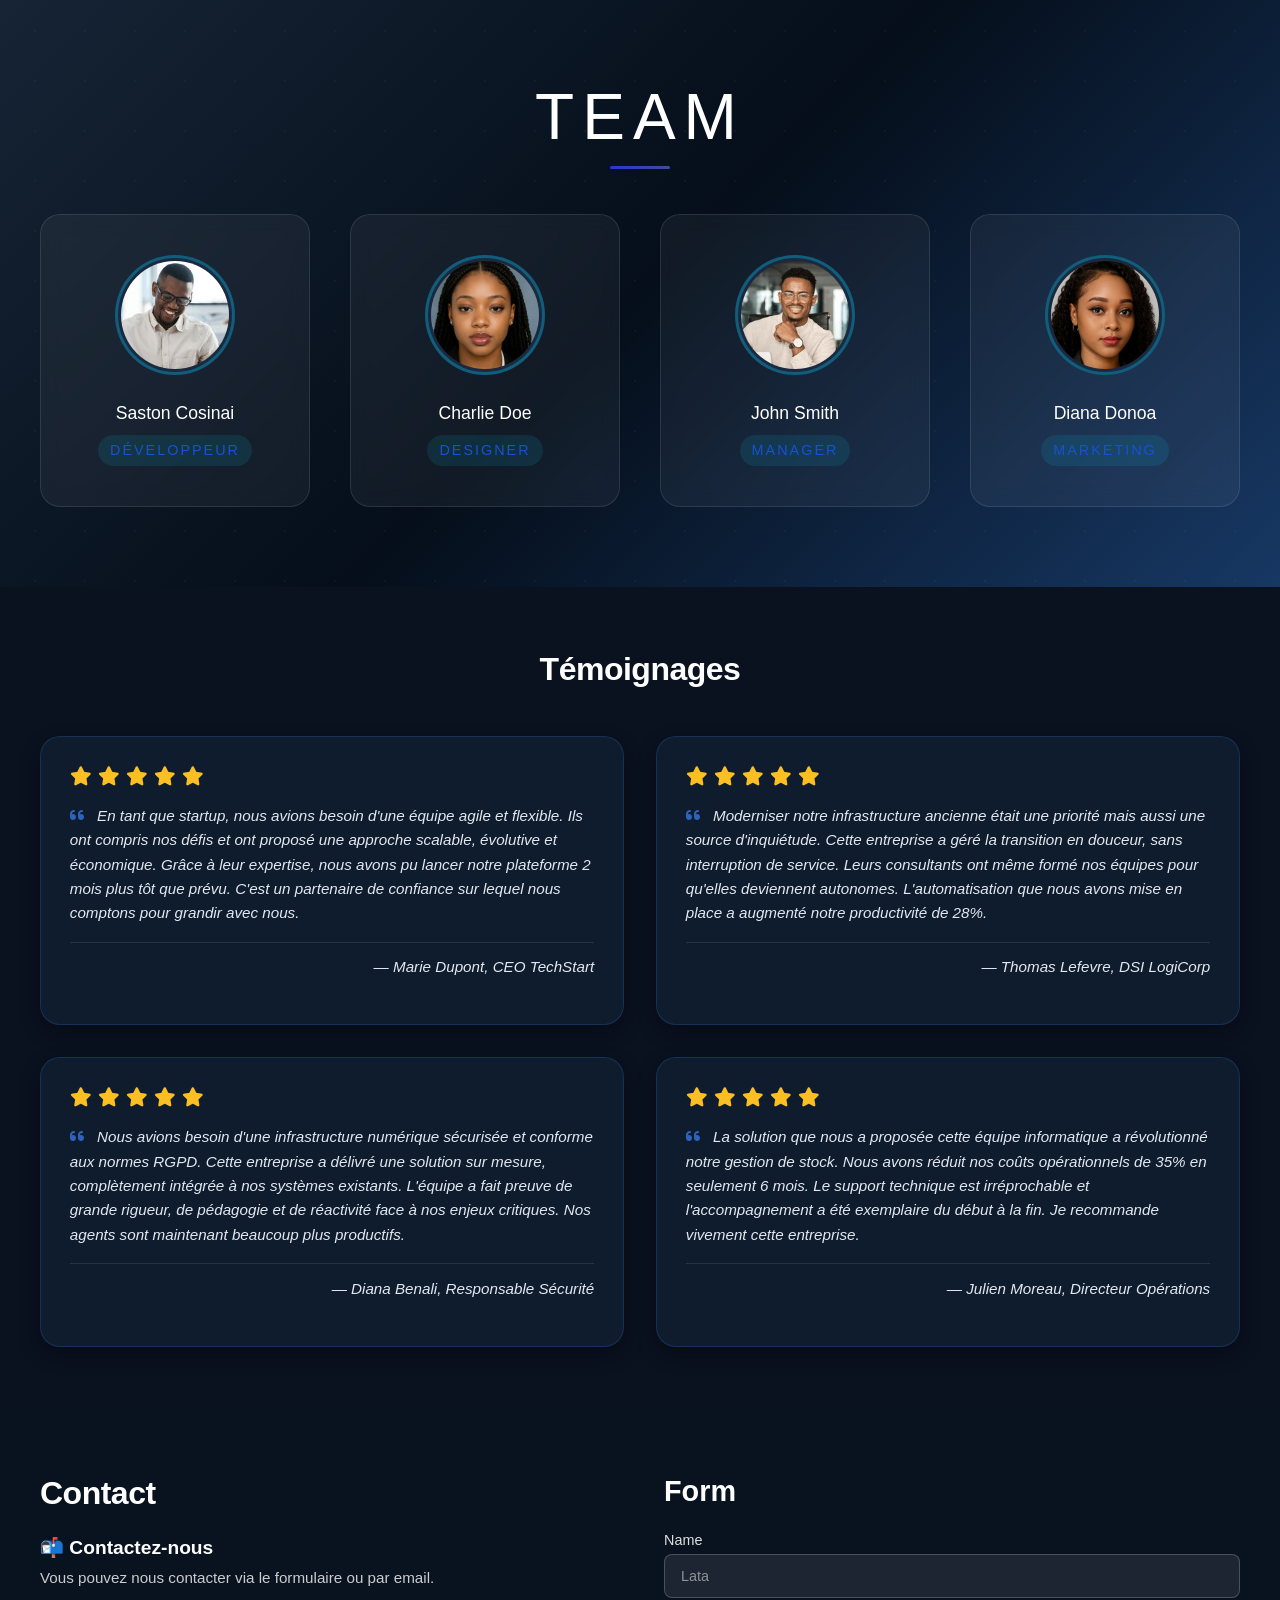
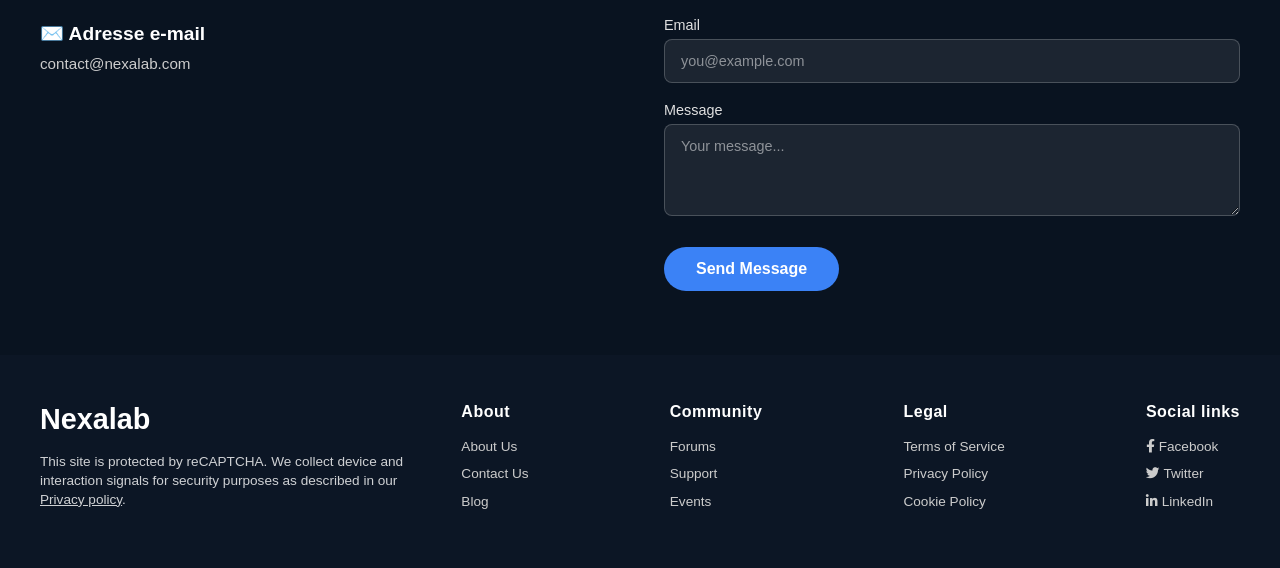
<file: Projet intégrateur/Imma/Nexalab (2)/index.html>
<!DOCTYPE html>
<html lang="en">
<head>
    <meta charset="UTF-8">
    <meta name="viewport" content="width=device-width, initial-scale=1.0">
    <link rel="stylesheet" href="styles/team.css">
    <link rel="stylesheet" href="styles/témoignages.css">
    <link rel="stylesheet" href="styles/contacts.css">
    <link rel="stylesheet" href="styles/footer.css">
    <title>Page Nexalab </title>
    <link rel="stylesheet" href="https://cdnjs.cloudflare.com/ajax/libs/font-awesome/6.0.0-beta3/css/all.min.css">
    <link rel="stylesheet" href="https://cdnjs.cloudflare.com/ajax/libs/font-awesome/6.0.0-beta3/css/all.min.css">
</head>
<body>
    
   <section id="team">
    <div class="team-wrapper">
        <div class="team-header">
            <h1>Team</h1>
        </div>
        <div class="team-container">
            <figure>
                <div class="shine"></div>
                <img src="styles/img/I1.jpg" alt="Saston Cosinai">
                <figcaption>
                    Saston Cosinai<br>
                    <b>Développeur</b>
                </figcaption>
            </figure>
            
            <figure>
                <div class="shine"></div>
                <img src="styles/img/I (4).jpg" alt="Charlie Doe">
                <figcaption>
                    Charlie Doe<br>
                    <b>Designer</b>
                </figcaption>
            </figure>
            
            <figure>
                <div class="shine"></div>
                <img src="styles/img/I2.jpg" alt="John Smith">
                <figcaption>
                    John Smith<br>
                    <b>Manager</b>
                </figcaption>
            </figure>
            
            <figure>
                <div class="shine"></div>
                <img src="styles/img/I (3).jpg" alt="Diana Donoa">
                <figcaption>
                    Diana Donoa<br>
                    <b>Marketing</b>
                </figcaption>
            </figure>
        </div>
    </div>
</section>
    
    </div>
   <section id="temoignages" class="temoignages">
  <div class="temoignages-header">
    <h1>Témoignages</h1>
  </div>
  <div class="temoignages-grid">
    <div class="temoignage-card">
      <div class="stars">
        <i class="fas fa-star"></i><i class="fas fa-star"></i><i class="fas fa-star"></i><i class="fas fa-star"></i><i class="fas fa-star"></i>
      </div>
      <p><i class="fas fa-quote-left quote-icon"></i> En tant que startup, nous avions besoin d'une équipe agile et flexible. Ils ont compris nos défis et ont proposé une approche scalable, évolutive et économique. Grâce à leur expertise, nous avons pu lancer notre plateforme 2 mois plus tôt que prévu. C'est un partenaire de confiance sur lequel nous comptons pour grandir avec nous.</p>
      <p class="auteur">— Marie Dupont, CEO TechStart</p>
    </div>
    <div class="temoignage-card">
      <div class="stars">
        <i class="fas fa-star"></i><i class="fas fa-star"></i><i class="fas fa-star"></i><i class="fas fa-star"></i><i class="fas fa-star"></i>
      </div>
      <p><i class="fas fa-quote-left quote-icon"></i> Moderniser notre infrastructure ancienne était une priorité mais aussi une source d'inquiétude. Cette entreprise a géré la transition en douceur, sans interruption de service. Leurs consultants ont même formé nos équipes pour qu'elles deviennent autonomes. L'automatisation que nous avons mise en place a augmenté notre productivité de 28%.</p>
      <p class="auteur">— Thomas Lefevre, DSI LogiCorp</p>
    </div>
    <div class="temoignage-card">
      <div class="stars">
        <i class="fas fa-star"></i><i class="fas fa-star"></i><i class="fas fa-star"></i><i class="fas fa-star"></i><i class="fas fa-star"></i>
      </div>
      <p><i class="fas fa-quote-left quote-icon"></i> Nous avions besoin d'une infrastructure numérique sécurisée et conforme aux normes RGPD. Cette entreprise a délivré une solution sur mesure, complètement intégrée à nos systèmes existants. L'équipe a fait preuve de grande rigueur, de pédagogie et de réactivité face à nos enjeux critiques. Nos agents sont maintenant beaucoup plus productifs.</p>
      <p class="auteur">— Diana Benali, Responsable Sécurité</p>
    </div>
    <div class="temoignage-card">
      <div class="stars">
        <i class="fas fa-star"></i><i class="fas fa-star"></i><i class="fas fa-star"></i><i class="fas fa-star"></i><i class="fas fa-star"></i>
      </div>
      <p><i class="fas fa-quote-left quote-icon"></i> La solution que nous a proposée cette équipe informatique a révolutionné notre gestion de stock. Nous avons réduit nos coûts opérationnels de 35% en seulement 6 mois. Le support technique est irréprochable et l'accompagnement a été exemplaire du début à la fin. Je recommande vivement cette entreprise.</p>
      <p class="auteur">— Julien Moreau, Directeur Opérations</p>
    </div>
  </div>
</section>
   <!-- ========== SECTION CONTACT ========== -->
  <section class="contact-section">
    <div class="contact-container">
      <!-- Colonne gauche -->
      <div class="contact-info">
        <h2>Contact</h2>
        <div class="contact-detail">
          <h3>📬 Contactez-nous</h3>
          <p>Vous pouvez nous contacter via le formulaire ou par email.</p>
        </div>
        <div class="contact-detail">
          <h3>✉️ Adresse e-mail</h3>
          <p>contact@nexalab.com</p>
        </div>
      </div>
      <!-- Colonne droite : formulaire -->
      <div class="contact-form">
        <h2>Form</h2>
        <form action="#" method="post">
          <div class="form-group">
            <label for="name">Name</label>
            <input type="text" id="name" name="name" placeholder="Lata" required>
          </div>
          <div class="form-group">
            <label for="email">Email</label>
            <input type="email" id="email" name="email" placeholder="you@example.com" required>
          </div>
          <div class="form-group">
            <label for="message">Message</label>
            <textarea id="message" name="message" rows="4" placeholder="Your message..."></textarea>
          </div>
          <button type="submit">Send Message</button>
        </form>
      </div>
    </div>
  </section>
  <!-- ========== FOOTER ========== -->
  <footer class="site-footer">
    <div class="footer-container">
      <div class="footer-brand">
        <h1>Nexalab</h1>
        <p>
          This site is protected by reCAPTCHA. We collect device and interaction signals for security purposes as described in our
          <a href="privacy-policy.html">Privacy policy</a>.
        </p>
      </div>
      <div class="footer-links">
        <div class="links-group">
          <h3>About</h3>
          <ul>
            <li><a href="about-us.html">About Us</a></li>
            <li><a href="contact-us.html">Contact Us</a></li>
            <li><a href="blog.html">Blog</a></li>
          </ul>
        </div>
        <div class="links-group">
          <h3>Community</h3>
          <ul>
            <li><a href="forums.html">Forums</a></li>
            <li><a href="support.html">Support</a></li>
            <li><a href="events.html">Events</a></li>
          </ul>
        </div>
        <div class="links-group">
          <h3>Legal</h3>
          <ul>
            <li><a href="terms.html">Terms of Service</a></li>
            <li><a href="privacy.html">Privacy Policy</a></li>
            <li><a href="cookies.html">Cookie Policy</a></li>
          </ul>
        </div>
        <div class="links-group">
          <h3>Social links</h3>
          <ul class="social-links">
            <li><a href="https://www.facebook.com/nexalab" target="_blank" rel="noopener"><i class="fab fa-facebook-f"></i> Facebook</a></li>
            <li><a href="https://www.twitter.com/nexalab" target="_blank" rel="noopener"><i class="fab fa-twitter"></i> Twitter</a></li>
            <li><a href="https://www.linkedin.com/company/nexalab" target="_blank" rel="noopener"><i class="fab fa-linkedin-in"></i> LinkedIn</a></li>
          </ul>
        </div>
      </div>
    </div>
  </footer>

  
</html>
</file>
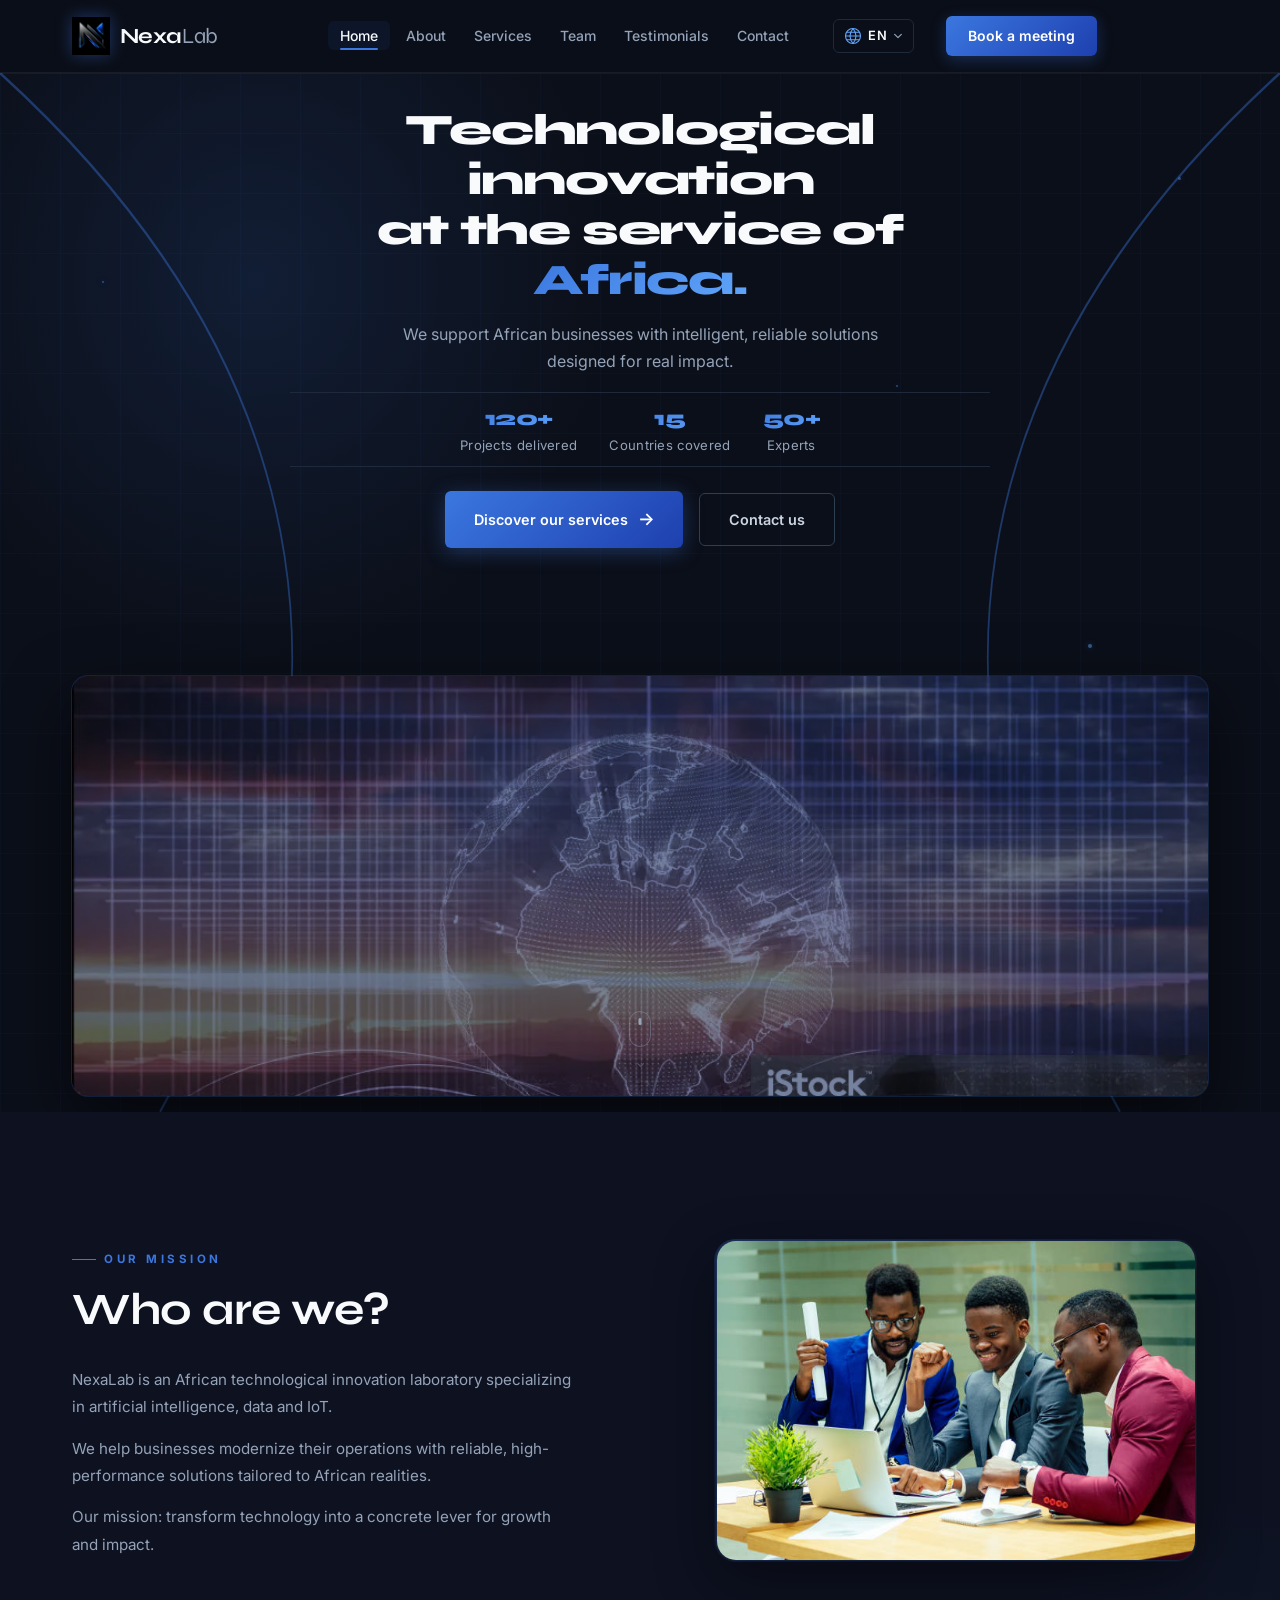
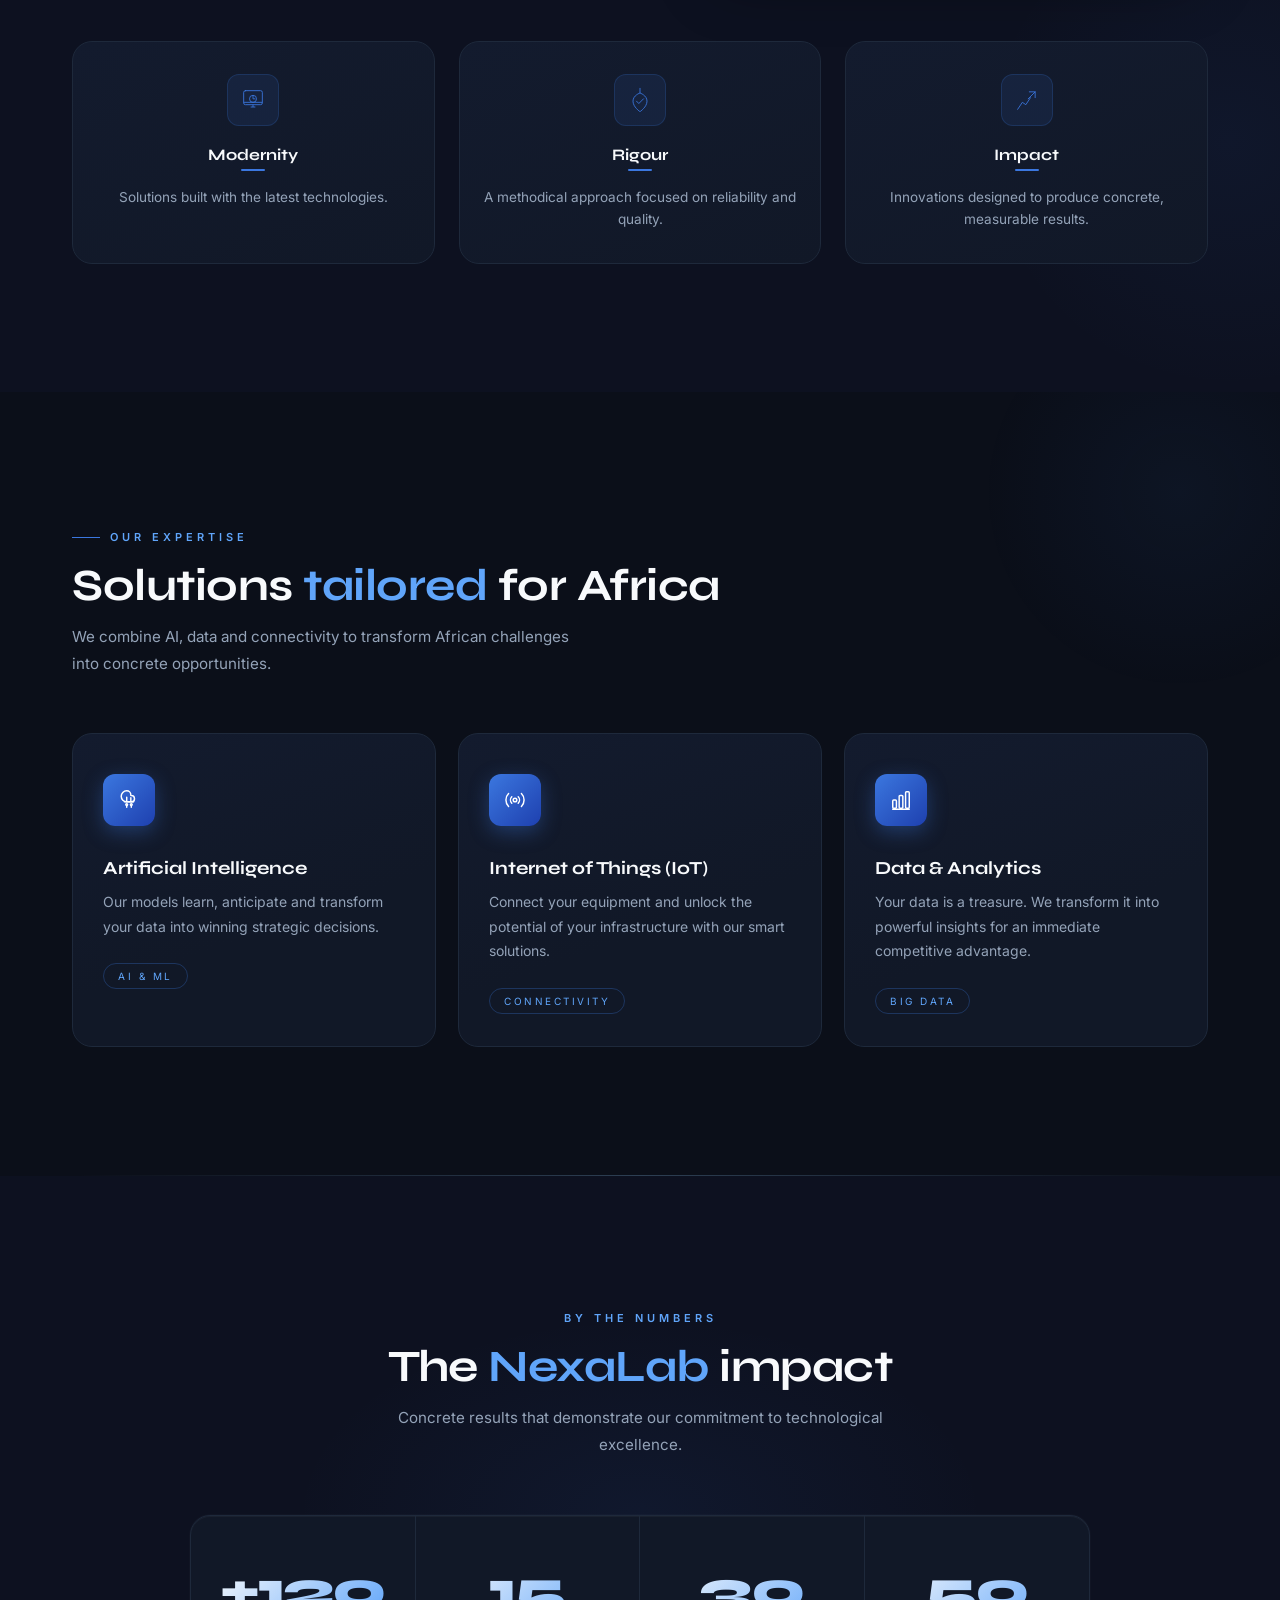
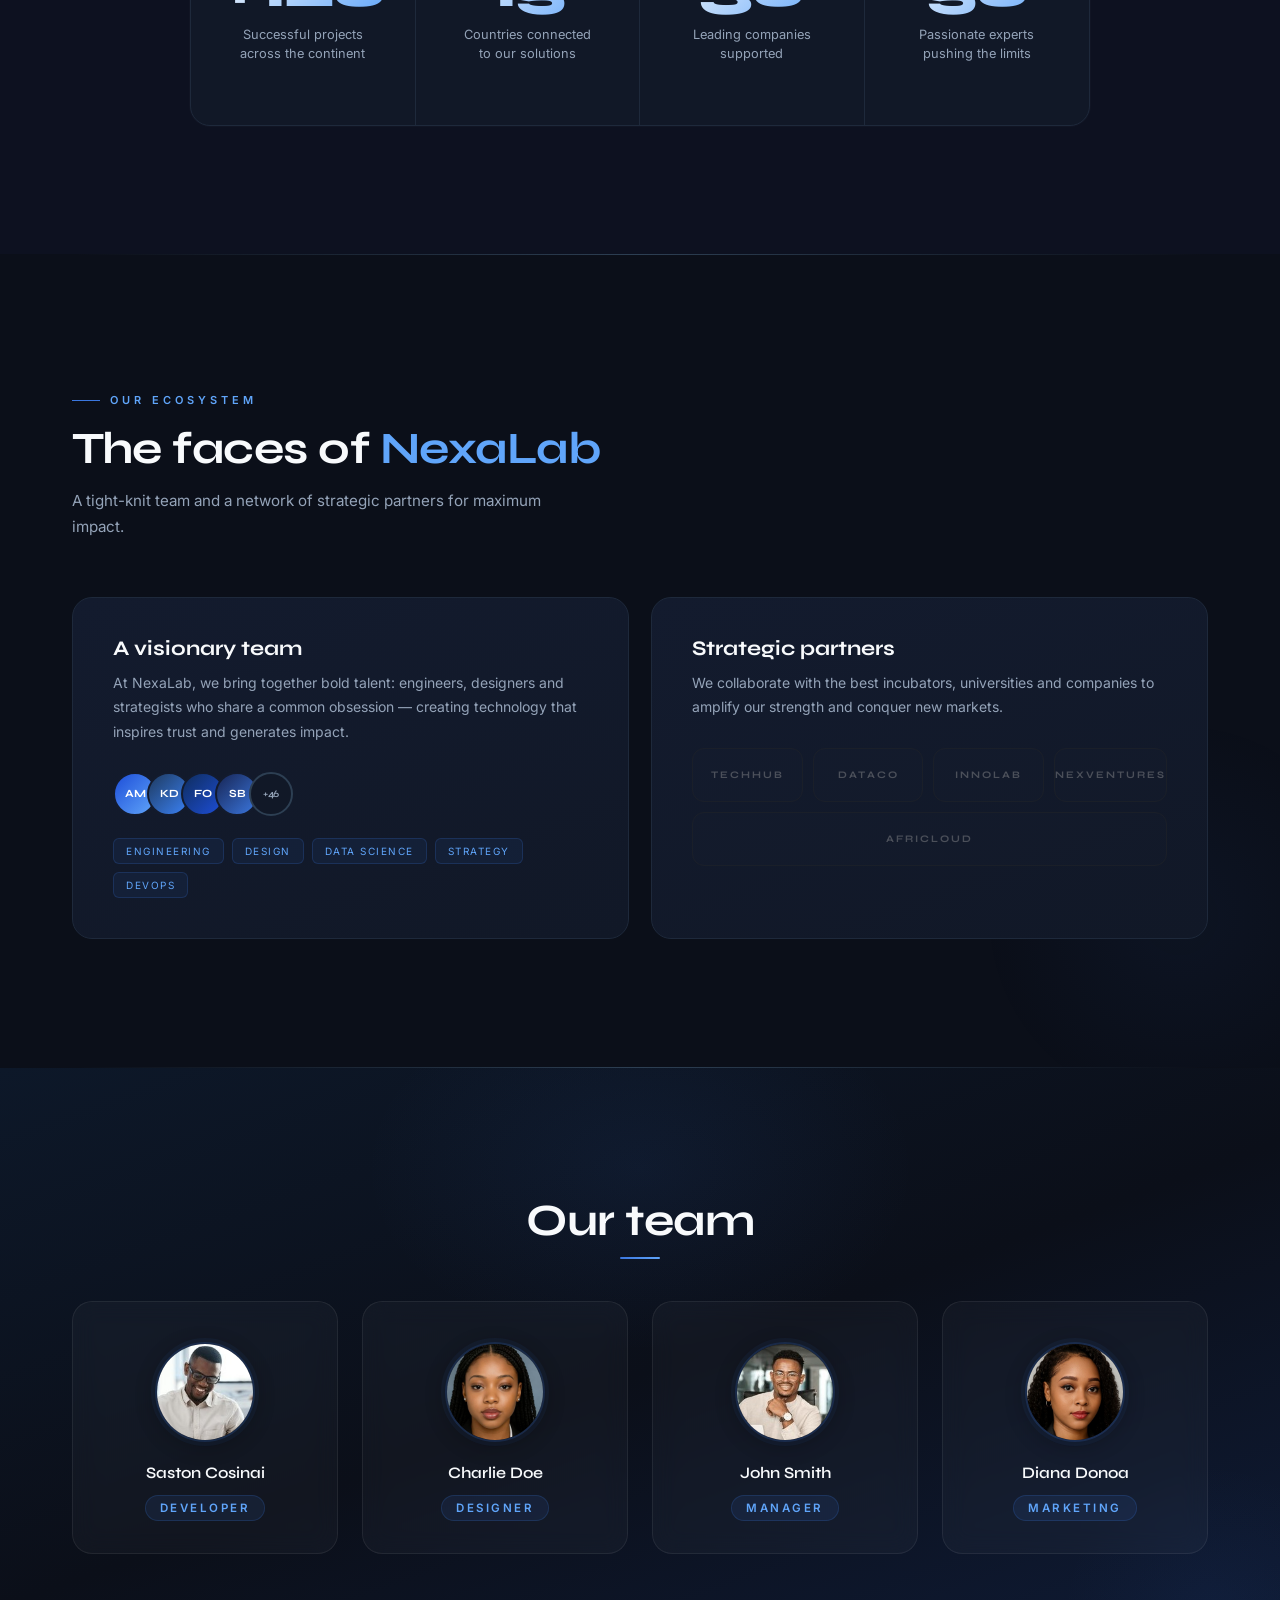
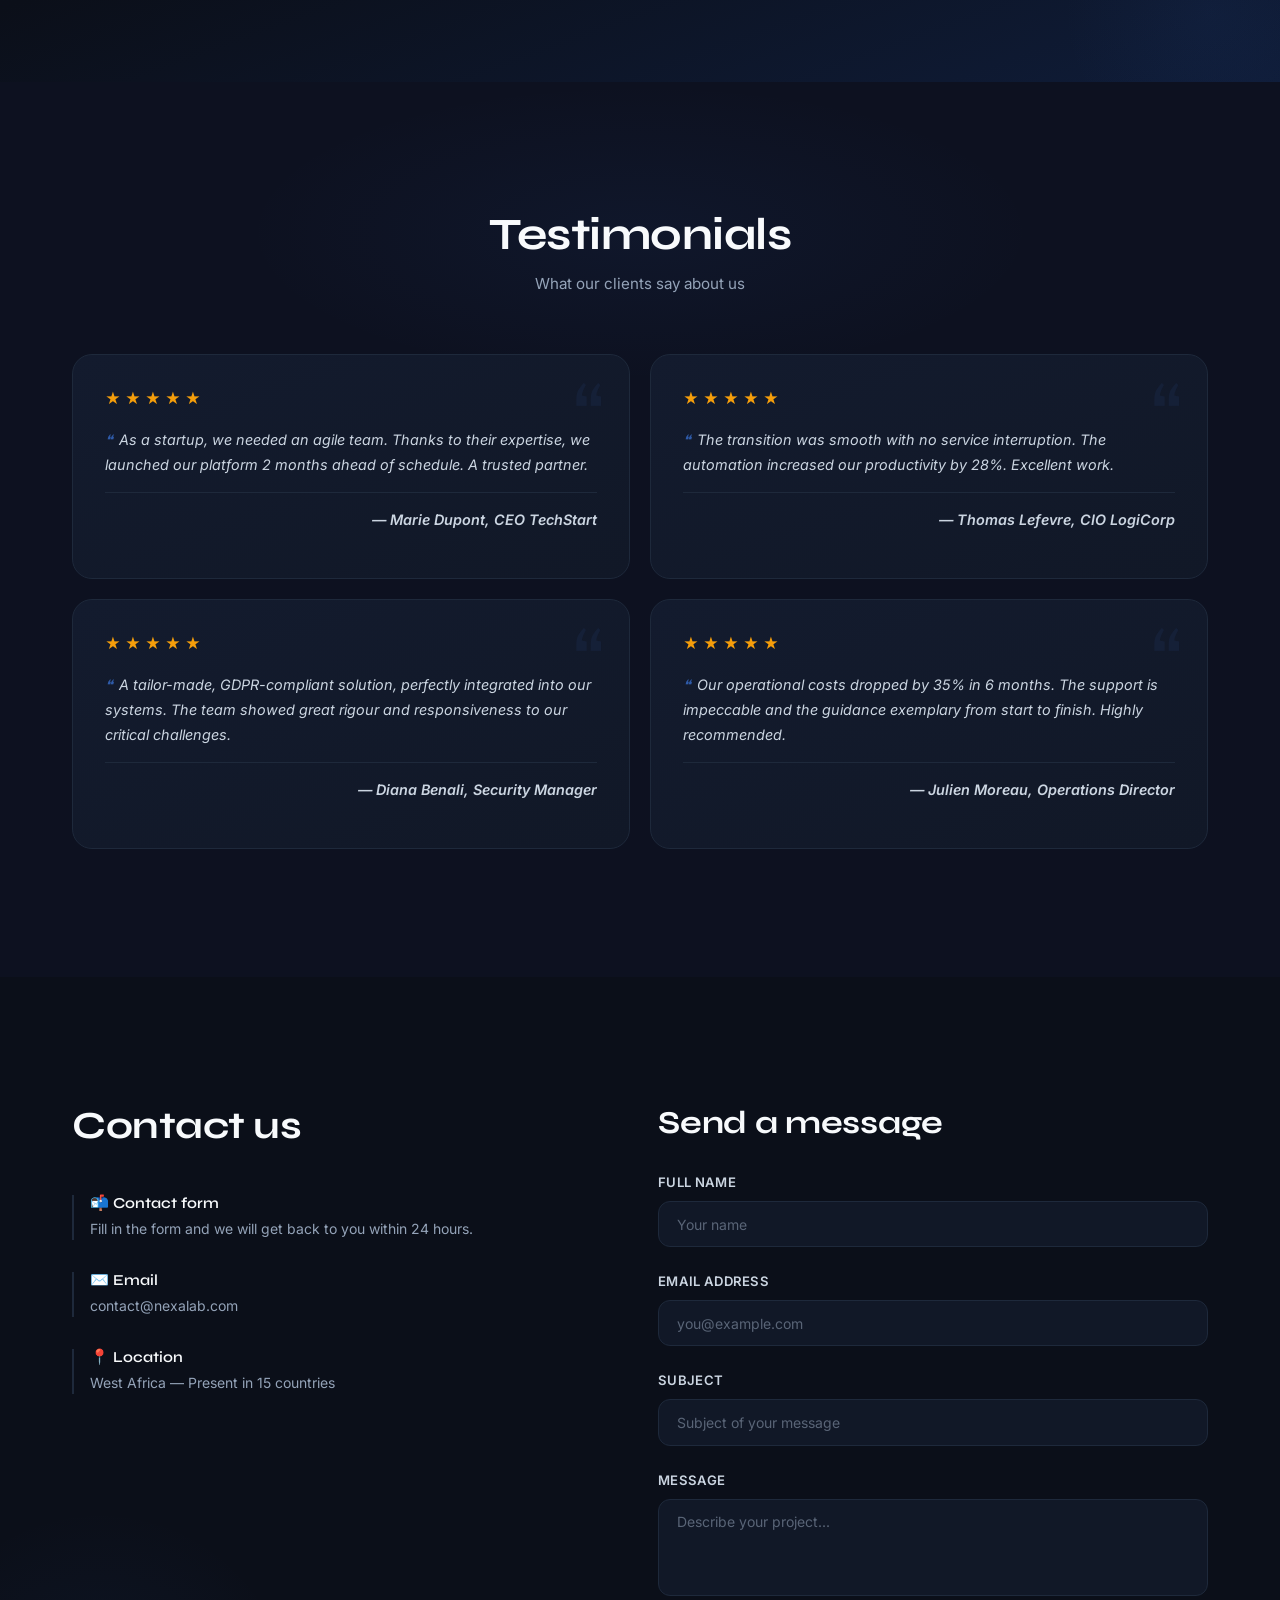
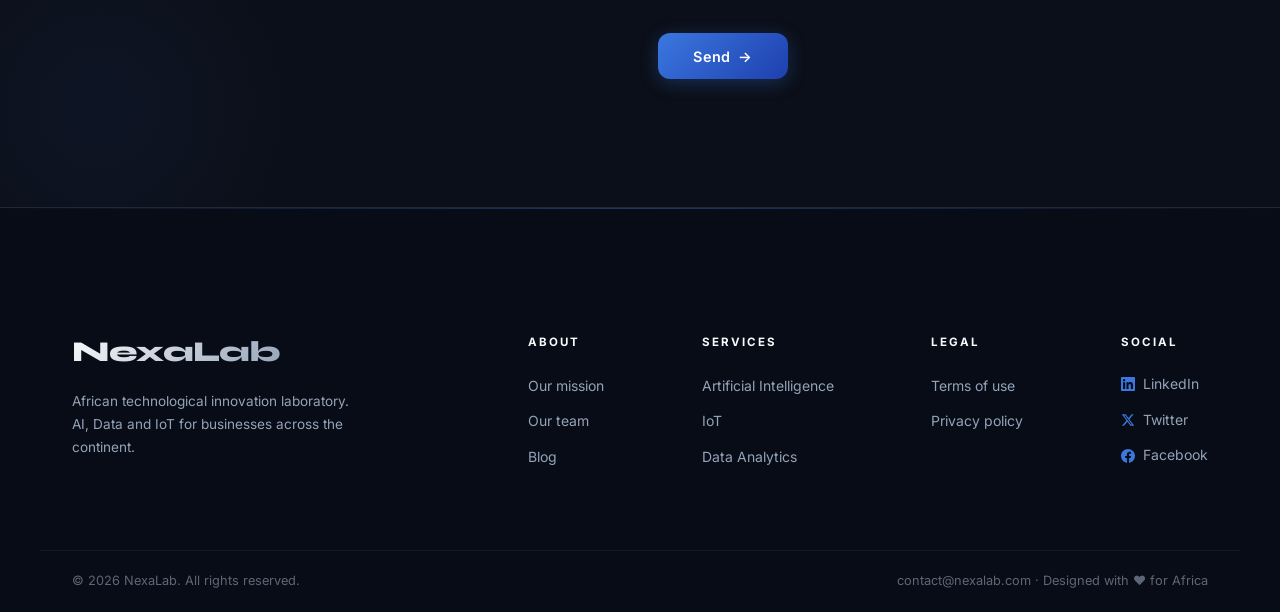
<file: Projet intégrateur/Dossier-final/index-en.html>
<!DOCTYPE html>
<html lang="en">
<head>
  <meta charset="UTF-8">
  <meta name="viewport" content="width=device-width, initial-scale=1.0">
  <meta name="description" content="NexaLab — African technological innovation laboratory. AI, data and IoT for African businesses.">
  <meta name="author" content="NexaLab">
  <title>NexaLab — Technological Innovation for Africa</title>

  <link rel="stylesheet" href="styles/base.css">
  <link rel="stylesheet" href="styles/header.css">
  <link rel="stylesheet" href="styles/hero.css">
  <link rel="stylesheet" href="styles/about.css">
  <link rel="stylesheet" href="styles/services.css">
  <link rel="stylesheet" href="styles/stats.css">
  <link rel="stylesheet" href="styles/team.css">
  <link rel="stylesheet" href="styles/team-membres.css">
  <link rel="stylesheet" href="styles/testimonials.css">
  <link rel="stylesheet" href="styles/contact.css">
  <link rel="stylesheet" href="styles/footer.css">

</head>
<body>

  <header class="header" id="header">
    <div class="header__inner container">
      <a href="#" class="header__logo" aria-label="NexaLab — Home">
        <img src="assets/images/logo.png" alt="NexaLab" class="header__logo-img">
        <span class="header__logo-text">Nexa<span>Lab</span></span>
      </a>
      <input type="checkbox" id="nav-toggle" class="nav__toggle" aria-hidden="true">
      <label for="nav-toggle" class="nav__toggle-label" aria-label="Open menu">
        <span></span><span></span><span></span>
      </label>
      <nav class="nav" aria-label="Main navigation">
        <ul class="nav__list">
          <li><a href="#hero"        class="nav__link nav__link--active">Home</a></li>
          <li><a href="#about"       class="nav__link">About</a></li>
          <li><a href="#services"    class="nav__link">Services</a></li>
          <li><a href="#team"        class="nav__link">Team</a></li>
          <li><a href="#temoignages" class="nav__link">Testimonials</a></li>
          <li><a href="#contact"     class="nav__link">Contact</a></li>
        </ul>
        <!-- Language switcher -->
        <div class="lang-switcher">
          <input type="checkbox" id="lang-toggle" class="lang-toggle" aria-hidden="true">
          <label for="lang-toggle" class="lang-btn" aria-label="Change language">
            <svg class="lang-globe" viewBox="0 0 24 24" fill="none" xmlns="http://www.w3.org/2000/svg" width="18" height="18">
              <circle cx="12" cy="12" r="10" stroke="currentColor" stroke-width="1.5"/>
              <path d="M12 2C12 2 8 7 8 12C8 17 12 22 12 22" stroke="currentColor" stroke-width="1.5" stroke-linecap="round"/>
              <path d="M12 2C12 2 16 7 16 12C16 17 12 22 12 22" stroke="currentColor" stroke-width="1.5" stroke-linecap="round"/>
              <path d="M2 12H22" stroke="currentColor" stroke-width="1.5" stroke-linecap="round"/>
              <path d="M3.5 7H20.5M3.5 17H20.5" stroke="currentColor" stroke-width="1.5" stroke-linecap="round"/>
            </svg>
            <span class="lang-current">EN</span>
            <svg class="lang-chevron" viewBox="0 0 12 12" fill="none" width="10" height="10">
              <path d="M2 4L6 8L10 4" stroke="currentColor" stroke-width="1.5" stroke-linecap="round" stroke-linejoin="round"/>
            </svg>
          </label>
          <ul class="lang-dropdown">
            <li><a href="index.html" class="lang-option">🇫🇷 Français</a></li>
            <li><a href="index-en.html" class="lang-option lang-option--active">🇬🇧 English</a></li>
          </ul>
        </div>
        <a href="#contact" class="nav__cta">Book a meeting</a>
      </nav>
      <label for="nav-toggle" class="nav__overlay" aria-hidden="true"></label>
    </div>
  </header>

  <main>

    <!-- HERO -->
    <section class="hero" id="hero">
      <!-- Decorative SVG curves -->
      <div class="hero__curves" aria-hidden="true">
        <svg class="hero__curves-svg" viewBox="0 0 1440 700" preserveAspectRatio="none" xmlns="http://www.w3.org/2000/svg">
          <path d="M 0,0 Q 550,300 180,700" fill="none" stroke="rgba(59,119,223,0.4)" stroke-width="2"/>
          <path d="M 1440,0 Q 890,300 1260,700" fill="none" stroke="rgba(59,119,223,0.4)" stroke-width="2"/>
        </svg>
      </div>
      <!-- Animated CSS particles -->
      <div class="hero__particles">
        <span></span><span></span><span></span><span></span>
        <span></span><span></span><span></span><span></span>
      </div>
      <div class="hero__inner container">
        <div class="hero__content">
          <h1 class="hero__title">
            Technological innovation<br>at the service of
            <span class="hero__title-highlight"> Africa.</span>
          </h1>
          <p class="hero__subtitle">
            We support African businesses with intelligent,
            reliable solutions designed for real impact.
          </p>
          <div class="hero__proof">
            <div class="hero__proof-item"><strong>120+</strong> Projects delivered</div>
            <div class="hero__proof-item"><strong>15</strong> Countries covered</div>
            <div class="hero__proof-item"><strong>50+</strong> Experts</div>
          </div>
          <div class="hero__actions">
            <a href="#services" class="hero__cta">Discover our services <span class="hero__cta-arrow">→</span></a>
            <a href="#contact" class="hero__cta-secondary">Contact us</a>
          </div>
        </div>
        <div class="hero__visual">
          <img src="assets/images/about-team.webp" alt="African city with tech overlay — AI, Data, IoT" class="hero__image">
        </div>
      </div>
      <div class="hero__scroll">
        <div class="hero__scroll-mouse"></div>
        <span class="hero__scroll-arrow">⌄</span>
      </div>
    </section>

    <!-- ABOUT -->
    <section class="about" id="about">
      <div class="about__inner container">
        <div class="about__text">
          <span class="about__label">Our Mission</span>
          <h2 class="about__title">Who are we?</h2>
          <p class="about__description">NexaLab is an African technological innovation laboratory specializing in artificial intelligence, data and IoT.</p>
          <p class="about__description">We help businesses modernize their operations with reliable, high-performance solutions tailored to African realities.</p>
          <p class="about__description">Our mission: transform technology into a concrete lever for growth and impact.</p>
        </div>
        <div class="about__visual">
          <img src="assets/images/hero-africa.jpg" alt="NexaLab Team" class="about__image">
        </div>
      </div>
      <div class="about__values container">
        <article class="about__value-card">
          <div class="about__value-icon">
            <svg viewBox="0 0 48 48" xmlns="http://www.w3.org/2000/svg">
              <rect x="8" y="8" width="32" height="24" rx="3" stroke-linecap="round" stroke-linejoin="round"/>
              <line x1="8" y1="28" x2="40" y2="28"/><circle cx="24" cy="22" r="6"/>
              <path d="M24 16 L24 22 L28 22"/><line x1="20" y1="36" x2="28" y2="36"/><line x1="24" y1="32" x2="24" y2="36"/>
            </svg>
          </div>
          <h3 class="about__value-title">Modernity</h3>
          <p class="about__value-desc">Solutions built with the latest technologies.</p>
        </article>
        <article class="about__value-card">
          <div class="about__value-icon">
            <svg viewBox="0 0 48 48" xmlns="http://www.w3.org/2000/svg">
              <path d="M24 4 L24 12" stroke-linecap="round"/>
              <path d="M24 12 C24 12 12 16 12 26 C12 36 24 44 24 44 C24 44 36 36 36 26 C36 16 24 12 24 12Z"/>
              <polyline points="18,26 22,30 30,22" stroke-linecap="round" stroke-linejoin="round"/>
            </svg>
          </div>
          <h3 class="about__value-title">Rigour</h3>
          <p class="about__value-desc">A methodical approach focused on reliability and quality.</p>
        </article>
        <article class="about__value-card">
          <div class="about__value-icon">
            <svg viewBox="0 0 48 48" xmlns="http://www.w3.org/2000/svg">
              <polyline points="28,10 38,10 38,20" stroke-linecap="round" stroke-linejoin="round"/>
              <line x1="38" y1="10" x2="26" y2="22" stroke-linecap="round"/>
              <polyline points="8,40 16,28 22,32 30,20" stroke-linecap="round" stroke-linejoin="round"/>
            </svg>
          </div>
          <h3 class="about__value-title">Impact</h3>
          <p class="about__value-desc">Innovations designed to produce concrete, measurable results.</p>
        </article>
      </div>
    </section>

    <!-- SERVICES -->
    <section id="services">
      <div class="container">
        <p class="section-label">Our expertise</p>
        <h2 class="section-title">Solutions <span>tailored</span> for Africa</h2>
        <p class="section-sub">We combine AI, data and connectivity to transform African challenges into concrete opportunities.</p>
        <div class="services-grid">
          <article class="service-card">
            <div class="service-icon">
              <svg xmlns="http://www.w3.org/2000/svg" width="22" height="22" fill="none" viewBox="0 0 24 24" stroke="#fff" stroke-width="1.6" stroke-linecap="round" stroke-linejoin="round">
                <path d="M9.5 2a4.5 4.5 0 0 1 4.5 4.5v.5h.5a3.5 3.5 0 0 1 0 7H9.5A4.5 4.5 0 0 1 9.5 2z"/>
                <path d="M14 9.5V14m-4.5-5v5M7 14h10"/><circle cx="9.5" cy="17" r="1"/><circle cx="14.5" cy="17" r="1"/>
                <path d="M9.5 18v2m5-2v2"/>
              </svg>
            </div>
            <h3>Artificial Intelligence</h3>
            <p>Our models learn, anticipate and transform your data into winning strategic decisions.</p>
            <span class="card-tag">AI &amp; ML</span>
          </article>
          <article class="service-card">
            <div class="service-icon">
              <svg xmlns="http://www.w3.org/2000/svg" width="22" height="22" fill="none" viewBox="0 0 24 24" stroke="#fff" stroke-width="1.6" stroke-linecap="round" stroke-linejoin="round">
                <circle cx="12" cy="12" r="2"/>
                <path d="M8.5 8.5a5 5 0 0 0 0 7M15.5 8.5a5 5 0 0 1 0 7"/>
                <path d="M5 5a9.9 9.9 0 0 0 0 14M19 5a9.9 9.9 0 0 1 0 14"/>
              </svg>
            </div>
            <h3>Internet of Things (IoT)</h3>
            <p>Connect your equipment and unlock the potential of your infrastructure with our smart solutions.</p>
            <span class="card-tag">Connectivity</span>
          </article>
          <article class="service-card">
            <div class="service-icon">
              <svg xmlns="http://www.w3.org/2000/svg" width="22" height="22" fill="none" viewBox="0 0 24 24" stroke="#fff" stroke-width="1.6" stroke-linecap="round" stroke-linejoin="round">
                <rect x="3" y="12" width="4" height="9" rx="1"/><rect x="10" y="7" width="4" height="14" rx="1"/>
                <rect x="17" y="3" width="4" height="18" rx="1"/><line x1="3" y1="22" x2="21" y2="22"/>
              </svg>
            </div>
            <h3>Data &amp; Analytics</h3>
            <p>Your data is a treasure. We transform it into powerful insights for an immediate competitive advantage.</p>
            <span class="card-tag">Big Data</span>
          </article>
        </div>
      </div>
    </section>

    <div class="sep"></div>

    <!-- STATS -->
    <section id="stats">
      <div class="stats-header container">
        <p class="section-label">By the numbers</p>
        <h2 class="section-title">The <span>NexaLab</span> impact</h2>
        <p class="section-sub">Concrete results that demonstrate our commitment to technological excellence.</p>
      </div>
      <div class="stats-grid">
        <div class="stat-item"><div class="stat-number">+120</div><div class="stat-label">Successful projects across the continent</div><div class="stat-divider"></div></div>
        <div class="stat-item"><div class="stat-number">15</div><div class="stat-label">Countries connected to our solutions</div><div class="stat-divider"></div></div>
        <div class="stat-item"><div class="stat-number">30</div><div class="stat-label">Leading companies supported</div><div class="stat-divider"></div></div>
        <div class="stat-item"><div class="stat-number">50</div><div class="stat-label">Passionate experts pushing the limits</div><div class="stat-divider"></div></div>
      </div>
    </section>

    <div class="sep"></div>

    <!-- TEAM AVATARS -->
    <section id="team">
      <div class="container">
        <p class="section-label">Our ecosystem</p>
        <h2 class="section-title">The faces of <span>NexaLab</span></h2>
        <p class="section-sub">A tight-knit team and a network of strategic partners for maximum impact.</p>
        <div class="team-layout">
          <div class="team-block">
            <h3>A visionary team</h3>
            <p>At NexaLab, we bring together bold talent: engineers, designers and strategists who share a common obsession — creating technology that inspires trust and generates impact.</p>
            <div class="team-avatars">
              <div class="avatar av1">AM</div><div class="avatar av2">KD</div>
              <div class="avatar av3">FO</div><div class="avatar av4">SB</div>
              <div class="avatar av-more">+46</div>
            </div>
            <div class="team-roles">
              <span class="role-tag">Engineering</span><span class="role-tag">Design</span>
              <span class="role-tag">Data Science</span><span class="role-tag">Strategy</span>
              <span class="role-tag">DevOps</span>
            </div>
          </div>
          <div class="partners-block">
            <h3>Strategic partners</h3>
            <p>We collaborate with the best incubators, universities and companies to amplify our strength and conquer new markets.</p>
            <div class="logos-grid">
              <div class="partner-logo">TechHub</div><div class="partner-logo">DataCo</div>
              <div class="partner-logo">InnoLab</div><div class="partner-logo">NexVentures</div>
              <div class="partner-logo">AfriCloud</div>
            </div>
          </div>
        </div>
      </div>
    </section>

    <div class="sep"></div>

    <!-- TEAM PHOTOS -->
    <section id="team-membres">
      <div class="team-wrapper">
        <div class="team-photo-header"><h2>Our team</h2></div>
        <div class="team-container">
          <figure><div class="shine"></div><img src="assets/images/member-saston.jpg" alt="Saston Cosinai"><figcaption>Saston Cosinai<br><b>Developer</b></figcaption></figure>
          <figure><div class="shine"></div><img src="assets/images/member-charlie.jpg" alt="Charlie Doe"><figcaption>Charlie Doe<br><b>Designer</b></figcaption></figure>
          <figure><div class="shine"></div><img src="assets/images/member-john.jpg" alt="John Smith"><figcaption>John Smith<br><b>Manager</b></figcaption></figure>
          <figure><div class="shine"></div><img src="assets/images/member-diana.jpg" alt="Diana Donoa"><figcaption>Diana Donoa<br><b>Marketing</b></figcaption></figure>
        </div>
      </div>
    </section>

    <!-- TESTIMONIALS -->
    <section id="temoignages" class="temoignages">
      <div class="temoignages-header">
        <h2>Testimonials</h2>
        <p>What our clients say about us</p>
      </div>
      <div class="temoignages-grid">
        <div class="temoignage-card">
          <div class="stars">★★★★★</div>
          <p><span class="quote-icon">❝</span>As a startup, we needed an agile team. Thanks to their expertise, we launched our platform 2 months ahead of schedule. A trusted partner.</p>
          <p class="auteur">— Marie Dupont, CEO TechStart</p>
        </div>
        <div class="temoignage-card">
          <div class="stars">★★★★★</div>
          <p><span class="quote-icon">❝</span>The transition was smooth with no service interruption. The automation increased our productivity by 28%. Excellent work.</p>
          <p class="auteur">— Thomas Lefevre, CIO LogiCorp</p>
        </div>
        <div class="temoignage-card">
          <div class="stars">★★★★★</div>
          <p><span class="quote-icon">❝</span>A tailor-made, GDPR-compliant solution, perfectly integrated into our systems. The team showed great rigour and responsiveness to our critical challenges.</p>
          <p class="auteur">— Diana Benali, Security Manager</p>
        </div>
        <div class="temoignage-card">
          <div class="stars">★★★★★</div>
          <p><span class="quote-icon">❝</span>Our operational costs dropped by 35% in 6 months. The support is impeccable and the guidance exemplary from start to finish. Highly recommended.</p>
          <p class="auteur">— Julien Moreau, Operations Director</p>
        </div>
      </div>
    </section>

    <!-- CONTACT -->
    <section class="contact-section" id="contact">
      <div class="contact-container">
        <div class="contact-info">
          <h2>Contact us</h2>
          <div class="contact-detail"><h3>📬 Contact form</h3><p>Fill in the form and we will get back to you within 24 hours.</p></div>
          <div class="contact-detail"><h3>✉️ Email</h3><p>contact@nexalab.com</p></div>
          <div class="contact-detail"><h3>📍 Location</h3><p>West Africa — Present in 15 countries</p></div>
        </div>
        <div class="contact-form">
          <h2>Send a message</h2>
          <form action="#" method="post">
            <div class="form-group"><label for="name">Full name</label><input type="text" id="name" name="name" placeholder="Your name" required></div>
            <div class="form-group"><label for="email">Email address</label><input type="email" id="email" name="email" placeholder="you@example.com" required></div>
            <div class="form-group"><label for="sujet">Subject</label><input type="text" id="sujet" name="sujet" placeholder="Subject of your message"></div>
            <div class="form-group"><label for="message">Message</label><textarea id="message" name="message" rows="4" placeholder="Describe your project..."></textarea></div>
            <button type="submit" class="contact-submit">Send <span>→</span></button>
          </form>
        </div>
      </div>
    </section>

  </main>

  <!-- FOOTER -->
  <footer class="site-footer">
    <div class="footer-container">
      <div class="footer-brand">
        <h2>NexaLab</h2>
        <p>African technological innovation laboratory. AI, Data and IoT for businesses across the continent.</p>
      </div>
      <div class="footer-links">
        <div class="links-group">
          <h3>About</h3>
          <ul>
            <li><a href="#about">Our mission</a></li>
            <li><a href="#team">Our team</a></li>
            <li><a href="#">Blog</a></li>
          </ul>
        </div>
        <div class="links-group">
          <h3>Services</h3>
          <ul>
            <li><a href="#services">Artificial Intelligence</a></li>
            <li><a href="#services">IoT</a></li>
            <li><a href="#services">Data Analytics</a></li>
          </ul>
        </div>
        <div class="links-group">
          <h3>Legal</h3>
          <ul>
            <li><a href="#">Terms of use</a></li>
            <li><a href="#">Privacy policy</a></li>
          </ul>
        </div>
        <div class="links-group">
          <h3>Social</h3>
          <ul>
            <li><a href="https://www.linkedin.com/company/nexalab" target="_blank" rel="noopener"><svg class="social-icon" width="14" height="14" viewBox="0 0 24 24" fill="currentColor"><path d="M20.447 20.452h-3.554v-5.569c0-1.328-.027-3.037-1.852-3.037-1.853 0-2.136 1.445-2.136 2.939v5.667H9.351V9h3.414v1.561h.046c.477-.9 1.637-1.85 3.37-1.85 3.601 0 4.267 2.37 4.267 5.455v6.286zM5.337 7.433a2.062 2.062 0 01-2.063-2.065 2.064 2.064 0 112.063 2.065zm1.782 13.019H3.555V9h3.564v11.452zM22.225 0H1.771C.792 0 0 .774 0 1.729v20.542C0 23.227.792 24 1.771 24h20.451C23.2 24 24 23.227 24 22.271V1.729C24 .774 23.2 0 22.222 0h.003z"/></svg> LinkedIn</a></li>
            <li><a href="https://www.twitter.com/nexalab" target="_blank" rel="noopener"><svg class="social-icon" width="14" height="14" viewBox="0 0 24 24" fill="currentColor"><path d="M18.244 2.25h3.308l-7.227 8.26 8.502 11.24H16.17l-5.214-6.817L4.99 21.75H1.68l7.73-8.835L1.254 2.25H8.08l4.713 6.231zm-1.161 17.52h1.833L7.084 4.126H5.117z"/></svg> Twitter</a></li>
            <li><a href="https://www.facebook.com/nexalab" target="_blank" rel="noopener"><svg class="social-icon" width="14" height="14" viewBox="0 0 24 24" fill="currentColor"><path d="M24 12.073c0-6.627-5.373-12-12-12s-12 5.373-12 12c0 5.99 4.388 10.954 10.125 11.854v-8.385H7.078v-3.47h3.047V9.43c0-3.007 1.792-4.669 4.533-4.669 1.312 0 2.686.235 2.686.235v2.953H15.83c-1.491 0-1.956.925-1.956 1.874v2.25h3.328l-.532 3.47h-2.796v8.385C19.612 23.027 24 18.062 24 12.073z"/></svg> Facebook</a></li>
          </ul>
        </div>
      </div>
    </div>
    <div class="footer-bottom container">
      <p>&copy; 2026 NexaLab. All rights reserved.</p>
      <p>contact@nexalab.com &middot; Designed with ❤️ for Africa</p>
    </div>
  </footer>



</body>
</html>
</file>
<file: styles/base.css>
/* ════════════════════════════
   BASE — Variables, Reset, Typographie
   base.css
════════════════════════════ */

@import url('https://fonts.googleapis.com/css2?family=Syne:wght@400;600;700;800&family=DM+Sans:wght@300;400;500&display=swap');

*, *::before, *::after {
  box-sizing: border-box;
  margin: 0;
  padding: 0;
}

:root {
  --black:  #050810;
  --dark:   #0c0f1a;
  --dark2:  #111627;
  --gray:   #1e2438;
  --gray2:  #2e3553;
  --muted:  #9ba8c8;
  --white:  #f0f4ff;
  --blue:   #2563eb;
  --blue2:  #3b82f6;
  --blue3:  #60a5fa;
  --glow:   rgba(37, 99, 235, 0.18);
}

body {
  background: var(--black);
  color: var(--white);
  font-family: 'DM Sans', sans-serif;
  overflow-x: hidden;
}

/* ── Séparateur entre sections ── */
.sep {
  height: 1px;
  background: linear-gradient(to right, transparent, var(--gray2), transparent);
  margin: 0 6vw;
}

/* ── Animation partagée ── */
@keyframes fadeUp {
  from { opacity: 0; transform: translateY(30px); }
  to   { opacity: 1; transform: translateY(0); }
}

/* ── Eyebrow (label au-dessus du titre) ── */
.section-eyebrow {
  font-family: 'Syne', sans-serif;
  font-size: 11px;
  letter-spacing: 4px;
  text-transform: uppercase;
  color: var(--blue3);
  margin-bottom: 14px;
  display: flex;
  align-items: center;
  gap: 10px;
}

.section-eyebrow::before {
  content: '';
  display: inline-block;
  width: 28px;
  height: 1px;
  background: var(--blue2);
}

/* ── Titres de section ── */
.section-title {
  font-family: 'Syne', sans-serif;
  font-size: clamp(2rem, 4vw, 3.2rem);
  font-weight: 800;
  color: var(--white);
  line-height: 1.1;
  margin-bottom: 16px;
}

.section-title span {
  color: var(--blue3);
}

/* ── Sous-titre / intro ── */
.section-sub {
  color: var(--muted);
  font-size: 1rem;
  font-weight: 300;
  max-width: 480px;
  line-height: 1.7;
  margin-bottom: 60px;
}

/* ── Nav labels (scroll rapide entre sections) ── */
.section-nav {
  display: flex;
  justify-content: center;
  gap: 8px;
  padding: 32px 0 0;
}

.section-nav span {
  font-family: 'Syne', sans-serif;
  font-size: 11px;
  letter-spacing: 3px;
  text-transform: uppercase;
  color: var(--muted);
  padding: 6px 16px;
  border: 1px solid var(--gray2);
  border-radius: 999px;
  cursor: pointer;
  transition: all .25s;
}

.section-nav span:hover,
.section-nav span.active {
  color: var(--blue3);
  border-color: var(--blue2);
  background: rgba(59, 130, 246, .08);
}
</file>
<file: styles/services.css>
/* ════════════════════════════
   SECTION SERVICES & EXPERTISES
   services.css
   Dépend de : base.css (variables et animation fadeUp)
════════════════════════════ */


/* ── Conteneur principal de la section ── */
#services {
  background: var(--black);/* Fond noir profond */
  padding: 100px 6vw; /* Espace vertical généreux + marges latérales fluides */
  border-bottom: 1px solid var(--gray); /* Séparation subtile avec la section suivante */
}


/* ── Grille des cartes (Flexbox obligatoire) ── */
.services-grid {
  display: flex; /* Alignement horizontal des cartes */
  gap: 24px; /* Espacement uniforme entre les cartes */
  flex-wrap: wrap;  /* Passage en colonne sur mobile automatiquement */
}


/* ── Carte individuelle d'un service ── */
.service-card {
  flex: 1 1 280px;                /* Taille minimale 280px, s'étire pour remplir l'espace */
  background: var(--dark2);       /* Fond légèrement plus clair que le body */
  border: 1px solid var(--gray);  /* Bordure fine pour délimiter la carte */
  border-radius: 16px;            /* Coins arrondis modernes */
  padding: 36px 32px;             /* Espace interne confortable */
  position: relative;             /* Nécessaire pour le pseudo-élément ::before (effet glow) */
  overflow: hidden;               /* Cache le débordement du glow */
  transition: border-color .3s, transform .3s; /* Transition fluide au survol */
  cursor: default;
  animation: fadeUp .5s ease both; /* Apparition depuis le bas (définie dans base.css) */
}

/* Décalage de l'animation pour un effet en cascade */
.service-card:nth-child(1) { animation-delay: .1s; }
.service-card:nth-child(2) { animation-delay: .2s; }
.service-card:nth-child(3) { animation-delay: .3s; }


/* ── Effet de lueur bleue au survol (via pseudo-élément) ── */
.service-card::before {
  content: '';
  position: absolute;
  inset: 0; /* Couvre toute la carte */
  background: radial-gradient(circle at 30% 20%, var(--glow), transparent 70%);
  opacity: 0; /* Invisible par défaut */
  transition: opacity .4s;
}

/* Au survol : bordure bleue + légère élévation + glow visible */
.service-card:hover {
  border-color: var(--blue2);
  transform: translateY(-6px);/* Monte légèrement */
}
.service-card:hover::before { opacity: 1; }


/* ── Icône SVG dans un carré bleu ── */
.service-icon {
  width: 48px;
  height: 48px;
  background: linear-gradient(135deg, var(--blue) 0%, #1e40af 100%); /* Dégradé bleu */
  border-radius: 12px;
  display: flex;
  align-items: center;
  justify-content: center;
  margin-bottom: 24px;
  box-shadow: 0 4px 20px rgba(37, 99, 235, .35); /* Halo bleu sous l'icône */
}


/* ── Titre du service ── */
.service-card h3 {
  font-family: 'Syne', sans-serif; /* Police display définie dans base.css */
  font-size: 1.15rem;
  font-weight: 700;
  color: var(--white);
  margin-bottom: 12px;
}


/* ── Description du service ── */
.service-card p {
  color: var(--muted); /* Gris discret pour ne pas concurrencer le titre */
  font-size: .9rem;
  line-height: 1.7;
  font-weight: 400; /* Épaisseur augmentée pour la lisibilité */
}


/* ── Tag de catégorie en bas de carte ── */
.card-tag {
  display: inline-block;
  margin-top: 22px;
  font-size: 10px;
  letter-spacing: 2px;
  text-transform: uppercase;
  color: var(--blue3);
  border: 1px solid var(--blue);
  border-radius: 999px;
  /* Pilule */
  padding: 4px 12px;
  opacity: .7;
}
</file>
<file: styles/stats.css>
/* ════════════════════════════
   SECTION CHIFFRES CLÉS
   stats.css
   Dépend de : base.css (variables et animation fadeUp)
════════════════════════════ */


/* ── Conteneur principal de la section ── */
#stats {
  background: var(--dark); /* Fond légèrement différent pour contraster avec #services */
  padding: 100px 6vw;
  position: relative; /* Nécessaire pour le pseudo-élément ::before (halo) */
  overflow: hidden;
}

/* Halo bleu central décoratif en arrière-plan */
#stats::before {
  content: '';
  position: absolute;
  top: -120px;
  left: 50%;
  transform: translateX(-50%);/* Centré horizontalement */
  width: 700px;
  height: 400px;
  background: radial-gradient(ellipse, rgba(37, 99, 235, .12) 0%, transparent 70%);
  pointer-events: none; /* N'interfère pas avec les clics */
}


/* ── En-tête centré de la section ── */
.stats-header {
  text-align: center;
  margin-bottom: 64px;
}

/* Supprime le trait horizontal du eyebrow (inutile quand c'est centré) */
.stats-header .section-eyebrow {
  justify-content: center;
}
.stats-header .section-eyebrow::before {
  display: none;
}

/* Centre le sous-titre */
.stats-header .section-sub {
  margin: 0 auto;
  text-align: center;
}


/* ── Bande unifiée des 4 chiffres (Flexbox obligatoire) ── */
.stats-grid {
  display: flex; /* Aligne les stats horizontalement */
  justify-content: center;
  flex-wrap: wrap; /* Passe en 2 colonnes sur tablette, 1 sur mobile */
  border: 1px solid var(--gray);  /* Bordure extérieure commune */
  border-radius: 20px;
  overflow: hidden; /* Garde les coins arrondis malgré les bordures internes */
  max-width: 900px;
  margin: 0 auto;/* Centré dans la section */
}


/* ── Cellule individuelle d'un chiffre ── */
.stat-item {
  flex: 1 1 200px; /* Taille minimale 200px */
  padding: 48px 32px;
  text-align: center;
  border-right: 1px solid var(--gray); /* Séparateur vertical entre les stats */
  position: relative;
  transition: background .3s;
  animation: fadeUp .5s ease both;
}

/* Décalage en cascade */
.stat-item:nth-child(1) { animation-delay: .1s; }
.stat-item:nth-child(2) { animation-delay: .2s; }
.stat-item:nth-child(3) { animation-delay: .3s; }
.stat-item:nth-child(4) { animation-delay: .4s; }

/* Supprime la bordure droite du dernier élément */
.stat-item:last-child { border-right: none; }

/* Fond légèrement plus clair au survol */
.stat-item:hover { background: var(--gray); }


/* ── Le chiffre principal ── */
.stat-number {
  font-family: 'Syne', sans-serif;
  font-size: clamp(2.4rem, 4vw, 3.5rem); /* Taille fluide entre mobile et desktop */
  font-weight: 800;
  color: var(--blue3); /* Bleu clair pour ressortir sur fond sombre */
  line-height: 1;
  margin-bottom: 10px;
  letter-spacing: -1px; /* Resserré pour un look "display" moderne */
}


/* ── Label descriptif sous le chiffre ── */
.stat-label {
  font-size: .85rem;
  color: var(--muted);
  font-weight: 400; /* Un peu plus épais pour la lisibilité */
  line-height: 1.5;
  max-width: 130px;
  margin: 0 auto; /* Centré */
}


/* ── Trait bleu qui apparaît sous le label au survol ── */
.stat-divider {
  width: 24px;
  height: 2px;
  background: var(--blue);
  margin: 12px auto 0;
  border-radius: 999px;
  opacity: 0;/* Invisible par défaut */
  transition: opacity .3s;
}

.stat-item:hover .stat-divider { opacity: 1; } /* Apparaît au survol */
</file>
<file: styles/team.css>
/* ════════════════════════════
   SECTION ÉQUIPE & PARTENAIRES
   team.css
   Dépend de : base.css (variables et animation fadeUp)
════════════════════════════ */


/* ── Conteneur principal de la section ── */
#team {
  background: var(--black); /* Retour au noir profond comme #services */
  padding: 100px 6vw;
}


/* ── Layout 2 colonnes côte à côte (Flexbox obligatoire) ── */
.team-layout {
  display: flex; /* Équipe à gauche, Partenaires à droite */
  gap: 32px;
  flex-wrap: wrap; /* Passe en colonne unique sur mobile */
  align-items: start;
}


/* ── Style commun aux deux blocs ── */
.team-block,
.partners-block {
  flex: 1 1 300px; /* Taille minimale 300px, s'étire équitablement */
  background: var(--dark2);
  border: 1px solid var(--gray);
  border-radius: 20px;
  padding: 40px;
}


/* ── Titres des blocs ── */
.team-block h3,
.partners-block h3 {
  font-family: 'Syne', sans-serif;
  font-size: 1.4rem;
  font-weight: 700;
  color: var(--white);
  margin-bottom: 10px;
}


/* ── Textes d'introduction des blocs ── */
.team-block p,
.partners-block p {
  color: var(--muted);
  font-size: .9rem;
  line-height: 1.75;
  font-weight: 400;                /* Épaisseur augmentée pour la lisibilité */
  margin-bottom: 32px;
}


/* ════ BLOC ÉQUIPE ════ */

/* ── Rangée d'avatars superposés ── */
.team-avatars {
  display: flex; /* Alignement horizontal */
  margin-bottom: 20px;
}

/* ── Avatar individuel (initiales d'un membre) ── */
.avatar {
  width: 44px;
  height: 44px;
  border-radius: 50%; /* Cercle parfait */
  border: 2px solid var(--dark2); /* Séparation visuelle entre avatars superposés */
  display: flex;
  align-items: center;
  justify-content: center;
  font-family: 'Syne', sans-serif;
  font-size: 13px;
  font-weight: 700;
  color: var(--white);
  margin-right: -10px; /* Superposition des avatars */
  transition: transform .2s;
}

/* L'avatar survolé se détache vers l'avant */
.avatar:hover {
  transform: scale(1.12);
  z-index: 2;
}

/* Dégradés bleus différents par avatar pour les distinguer */
.av1 { background: linear-gradient(135deg, #1d4ed8, #3b82f6); }
.av2 { background: linear-gradient(135deg, #1e3a5f, #2563eb); }
.av3 { background: linear-gradient(135deg, #0f2d5c, #1d4ed8); }
.av4 { background: linear-gradient(135deg, #172554, #3b82f6); }
.av-more {
  background: var(--gray2); /* Gris neutre pour le "+46" */
  font-size: 11px;
  color: var(--muted);
}


/* ── Tags des rôles de l'équipe ── */
.team-roles {
  display: flex;
  flex-wrap: wrap; /* Retour à la ligne si trop de tags */
  gap: 8px;
}

.role-tag {
  font-size: 10px;
  letter-spacing: 1.5px;
  text-transform: uppercase;
  color: var(--blue3);
  background: rgba(59, 130, 246, .1);  /* Bleu très transparent */
  border: 1px solid rgba(59, 130, 246, .25);
  border-radius: 6px;
  padding: 5px 12px;
}


/* ════ BLOC PARTENAIRES ════ */

/* ── Grille des logos partenaires (Flexbox obligatoire) ── */
.logos-grid {
  display: flex;                  /* Aligne les logos horizontalement */
  flex-wrap: wrap;                /* Retour à la ligne automatique */
  gap: 12px;
}

/* ── Logo individuel d'un partenaire ── */
.partner-logo {
  flex: 1 1 120px; /* Taille minimale 120px */
  height: 56px;
  background: var(--gray);
  border: 1px solid var(--gray2);
  border-radius: 10px;
  display: flex;
  align-items: center;
  justify-content: center;
  font-family: 'Syne', sans-serif;
  font-size: 11px;
  font-weight: 700;
  letter-spacing: 2px;
  color: var(--muted);
  text-transform: uppercase;
  filter: grayscale(1); /* Noir et blanc par défaut (sobre et professionnel) */
  opacity: .55;
  transition: all .3s;
  cursor: default;
}

/* Au survol : retrouve ses couleurs et une bordure bleue */
.partner-logo:hover {
  filter: grayscale(0);
  opacity: 1;
  border-color: var(--blue2);
  color: var(--blue3);
  background: rgba(37, 99, 235, .08);
}
</file>
<file: Projet intégrateur/Dossier-final/styles/base.css>
/* ============================================================
   NexaLab — base.css
   Design System unifié : variables, reset, typographie, utilitaires
   ============================================================ */

@import url('https://fonts.googleapis.com/css2?family=Inter:wght@300;400;500;600;700;800&family=Syne:wght@600;700;800&display=swap');

/* ── Variables ── */
:root {
  /* Couleurs */
  --color-primary:       #3b77df;
  --color-primary-hover: #2d62c4;
  --color-accent:        #60a5fa;

  /* Fonds */
  --color-bg:            #0b0f19;
  --color-bg-alt:        #0d1120;
  --color-bg-header:     #0f1117;
  --color-bg-card:       #111827;

  /* Bordures */
  --color-border:        #1e293b;
  --color-border-l:      #2d3f53;

  /* Textes */
  --color-text:          #f8fafc;
  --color-text-muted:    #94a3b8;
  --color-light:         #cbd5e1;

  /* Typographie */
  --font-body:       'Inter', -apple-system, sans-serif;
  --font-display:    'Syne', sans-serif;

  /* Espacements */
  --space-xs:   0.5rem;
  --space-sm:   1rem;
  --space-md:   1.5rem;
  --space-lg:   2rem;
  --space-xl:   3rem;
  --space-2xl:  5rem;
  --space-3xl:  8rem;

  /* Conteneur */
  --container:    1200px;
  --container-p:  2rem;

  /* Rayons */
  --r-sm:   6px;
  --r-md:   12px;
  --r-lg:   20px;
  --r-full: 999px;

  /* Transitions */
  --t-fast: 0.2s ease;
  --t-base: 0.3s ease;

  /* Glow */
  --glow: rgba(59, 119, 223, 0.15);
}

/* ── Reset ── */
*, *::before, *::after {
  box-sizing: border-box;
  margin: 0;
  padding: 0;
}

html {
  scroll-behavior: smooth;
  font-size: 16px;
}

body {
  font-family: var(--font-body);
  background-color: var(--color-bg);
  color: var(--color-text);
  line-height: 1.6;
  overflow-x: hidden;
  -webkit-font-smoothing: antialiased;
}

/* ── Typographie globale ── */
h1, h2, h3, h4 {
  font-family: var(--font-display);
  line-height: 1.1;
  color: var(--color-text);
}

h1 { font-size: clamp(2.4rem, 5vw, 3.8rem); font-weight: 800; letter-spacing: -1.5px; }
h2 { font-size: clamp(1.8rem, 4vw, 2.8rem); font-weight: 700; letter-spacing: -0.5px; }
h3 { font-size: 1.1rem; font-weight: 700; }

p  { color: var(--color-text-muted); font-size: 0.95rem; line-height: 1.75; }
a  { color: var(--color-primary); text-decoration: none; transition: color var(--t-fast); }
a:hover { color: var(--color-primary-hover); }
img { max-width: 100%; height: auto; display: block; }
ul, ol { list-style: none; }

::selection { background: var(--color-primary); color: #fff; }

/* ── Utilitaires ── */
.container {
  width: 100%;
  max-width: var(--container);
  margin: 0 auto;
  padding: 0 var(--container-p);
}

.section {
  padding: var(--space-3xl) 0;
}

/* Label de section (ex: "Nos expertises") */
.section-label {
  display: inline-flex;
  align-items: center;
  gap: 10px;
  font-family: var(--font-body);
  font-size: 11px;
  font-weight: 600;
  letter-spacing: 4px;
  text-transform: uppercase;
  color: var(--color-accent);
  margin-bottom: 14px;
}
.section-label::before {
  content: '';
  width: 28px;
  height: 1px;
  background: var(--color-primary);
  display: inline-block;
}

/* Titre de section */
.section-title {
  font-family: var(--font-display);
  font-size: clamp(1.8rem, 4vw, 2.8rem);
  font-weight: 700;
  color: var(--color-text);
  margin-bottom: 14px;
  letter-spacing: -0.5px;
}
.section-title span { color: var(--color-accent); }

/* Sous-titre de section */
.section-sub {
  color: var(--color-text-muted);
  font-size: 0.95rem;
  max-width: 500px;
  line-height: 1.75;
  margin-bottom: 56px;
}

/* Séparateur */
.sep {
  height: 1px;
  background: linear-gradient(to right, transparent, var(--color-border-l), transparent);
  margin: 0 6vw;
}

/* ──────────────────────────────────────
   ANIMATIONS CSS PURES — au chargement
   Aucun JavaScript requis.
   ────────────────────────────────────── */

@keyframes fadeInLeft {
  from { opacity: 0; transform: translateX(-45px); }
  to   { opacity: 1; transform: translateX(0); }
}
@keyframes fadeInRight {
  from { opacity: 0; transform: translateX(45px); }
  to   { opacity: 1; transform: translateX(0); }
}
@keyframes fadeInUp {
  from { opacity: 0; transform: translateY(40px); }
  to   { opacity: 1; transform: translateY(0); }
}

/* ── Propriétés d'animation communes ── */
.hero__content,
.hero__visual,
.about__text,
.about__visual,
.about__value-card,
#services .section-label,
#services .section-title,
#services .section-sub,
.service-card,
#stats .section-label,
#stats .section-title,
#stats .section-sub,
.stat-item,
#team .section-label,
#team .section-title,
#team .section-sub,
.team-block,
.partners-block,
.team-photo-header,
#team-membres figure,
.temoignages-header,
.temoignage-card,
.contact-info,
.contact-form {
  animation-duration: 1.2s;
  animation-timing-function: cubic-bezier(0.16, 1, 0.3, 1);
  animation-fill-mode: both;
}

/* ── Slide depuis la gauche ── */
.hero__content,
.about__text,
.team-block,
.contact-info {
  animation-name: fadeInLeft;
}

/* ── Slide depuis la droite ── */
.hero__visual,
.about__visual,
.partners-block,
.contact-form {
  animation-name: fadeInRight;
}

/* ── Slide depuis le bas ── */
.about__value-card,
#services .section-label,
#services .section-title,
#services .section-sub,
.service-card,
#stats .section-label,
#stats .section-title,
#stats .section-sub,
.stat-item,
#team .section-label,
#team .section-title,
#team .section-sub,
.team-photo-header,
#team-membres figure,
.temoignages-header,
.temoignage-card {
  animation-name: fadeInUp;
}

/* ── Délais décalés (effet cascade) ── */

/* Hero — immédiat */
.hero__content { animation-delay: 0.1s; }
.hero__visual  { animation-delay: 0.3s; }

/* About */
.about__text   { animation-delay: 0.15s; }
.about__visual { animation-delay: 0.3s; }
.about__value-card:nth-child(1) { animation-delay: 0.45s; }
.about__value-card:nth-child(2) { animation-delay: 0.6s; }
.about__value-card:nth-child(3) { animation-delay: 0.75s; }

/* Services */
#services .section-label { animation-delay: 0.1s; }
#services .section-title { animation-delay: 0.2s; }
#services .section-sub   { animation-delay: 0.3s; }
.service-card:nth-child(1) { animation-delay: 0.4s; }
.service-card:nth-child(2) { animation-delay: 0.55s; }
.service-card:nth-child(3) { animation-delay: 0.7s; }

/* Stats */
#stats .section-label { animation-delay: 0.1s; }
#stats .section-title { animation-delay: 0.2s; }
#stats .section-sub   { animation-delay: 0.3s; }
.stat-item:nth-child(1) { animation-delay: 0.4s; }
.stat-item:nth-child(2) { animation-delay: 0.55s; }
.stat-item:nth-child(3) { animation-delay: 0.7s; }
.stat-item:nth-child(4) { animation-delay: 0.85s; }

/* Équipe */
#team .section-label { animation-delay: 0.1s; }
#team .section-title { animation-delay: 0.2s; }
#team .section-sub   { animation-delay: 0.3s; }
.team-block     { animation-delay: 0.4s; }
.partners-block { animation-delay: 0.55s; }

/* Membres photos */
.team-photo-header { animation-delay: 0.1s; }
#team-membres figure:nth-child(1) { animation-delay: 0.25s; }
#team-membres figure:nth-child(2) { animation-delay: 0.4s; }
#team-membres figure:nth-child(3) { animation-delay: 0.55s; }
#team-membres figure:nth-child(4) { animation-delay: 0.7s; }

/* Témoignages */
.temoignages-header { animation-delay: 0.1s; }
.temoignage-card:nth-child(1) { animation-delay: 0.25s; }
.temoignage-card:nth-child(2) { animation-delay: 0.4s; }
.temoignage-card:nth-child(3) { animation-delay: 0.55s; }
.temoignage-card:nth-child(4) { animation-delay: 0.7s; }

/* Contact */
.contact-info { animation-delay: 0.15s; }
.contact-form { animation-delay: 0.3s; }

/* ══════════════════════════════════════════
   RESPONSIVE GLOBAL — Mobile first corrections
   ══════════════════════════════════════════ */
@media (max-width: 768px) {
  :root {
    --container-p: 1.1rem;
    --space-3xl:   4rem;
    --space-2xl:   3rem;
    --space-xl:    2rem;
    --space-lg:    1.5rem;
  }

  /* Titres */
  h1 { font-size: clamp(1.9rem, 8vw, 2.6rem); letter-spacing: -0.8px; }
  h2 { font-size: clamp(1.5rem, 6vw, 2rem); }

  /* Section labels centrés */
  .section-label { justify-content: center; }
  .section-title { text-align: center; }
  .section-sub   { text-align: center; margin-left: auto; margin-right: auto; }

  /* Séparateurs moins larges */
  .sep { margin: 0 1rem; }
}

@media (max-width: 480px) {
  :root {
    --container-p: 0.9rem;
    --space-3xl:   3rem;
    --space-2xl:   2rem;
  }
}
</file>
<file: Projet intégrateur/Dossier-final/styles/header.css>
/* ============================================================
   NexaLab — header.css  ★ AMÉLIORÉ
   Glassmorphism · Logo animé · Nav underline slide · CTA gradient
   ============================================================ */

.header {
  position: sticky;
  top: 0;
  z-index: 1000;
  background: rgba(11, 15, 25, 0.85);
  backdrop-filter: blur(20px);
  -webkit-backdrop-filter: blur(20px);
  border-bottom: 1px solid rgba(255,255,255,0.06);
  box-shadow: 0 1px 0 rgba(59,119,223,0.08);
  transition: background var(--t-base);
}

.header__inner {
  display: flex;
  align-items: center;
  justify-content: space-between;
  height: 72px;
}

/* ── Logo ── */
.header__logo {
  display: flex;
  align-items: center;
  gap: 0.6rem;
  text-decoration: none;
  color: var(--color-text);
  font-family: var(--font-display);
  font-weight: 700;
  font-size: 1.35rem;
  letter-spacing: -0.4px;
  transition: opacity var(--t-fast);
  position: relative;
}
.header__logo:hover { opacity: 0.85; color: var(--color-text); }
.header__logo::after {
  content: '';
  position: absolute;
  bottom: -4px; left: 0;
  width: 0; height: 1px;
  background: var(--color-primary);
  transition: width 0.4s ease;
}
.header__logo:hover::after { width: 100%; }

.header__logo-img {
  width: 38px; height: 38px;
  object-fit: contain;
  filter: drop-shadow(0 0 8px rgba(59,119,223,0.4));
  transition: filter var(--t-base);
}
.header__logo:hover .header__logo-img { filter: drop-shadow(0 0 12px rgba(59,119,223,0.7)); }

.header__logo-text { font-weight: 700; color: var(--color-text); }
.header__logo-text span { color: var(--color-text-muted); font-weight: 400; }

/* ── Nav desktop ── */
.nav { display: flex; align-items: center; gap: var(--space-lg); }
.nav__list { display: flex; align-items: center; gap: 0.25rem; }

.nav__link {
  position: relative;
  color: var(--color-text-muted);
  font-size: 0.875rem;
  font-weight: 500;
  text-decoration: none;
  padding: 6px 12px;
  border-radius: var(--r-sm);
  transition: color var(--t-fast), background var(--t-fast);
  overflow: hidden;
}
.nav__link::after {
  content: '';
  position: absolute;
  bottom: 0; left: 50%;
  transform: translateX(-50%);
  width: 0; height: 2px;
  background: var(--color-primary);
  border-radius: var(--r-full);
  transition: width 0.3s ease;
}
.nav__link:hover {
  color: var(--color-text);
  background: rgba(255,255,255,0.04);
}
.nav__link--active {
  color: var(--color-text);
  background: rgba(59,119,223,0.08);
}
.nav__link:hover::after,
.nav__link--active::after { width: calc(100% - 24px); }

/* ── CTA Gradient ── */
.nav__cta {
  background: linear-gradient(135deg, var(--color-primary) 0%, #1e40af 100%);
  color: #fff !important;
  padding: 0.55rem 1.4rem;
  border-radius: var(--r-sm);
  font-size: 0.875rem;
  font-weight: 600;
  font-family: var(--font-body);
  transition: opacity var(--t-fast), transform var(--t-fast), box-shadow var(--t-fast);
  white-space: nowrap;
  box-shadow: 0 4px 15px rgba(59,119,223,0.3);
}
.nav__cta:hover {
  opacity: 0.92;
  transform: translateY(-2px);
  box-shadow: 0 8px 25px rgba(59,119,223,0.45);
  color: #fff;
}


/* ── Sélecteur de langue ── */
.lang-toggle { display: none; }

.lang-switcher {
  position: relative;
}

.lang-btn {
  display: flex;
  align-items: center;
  gap: 0.35rem;
  color: var(--color-text-muted);
  font-size: 0.8rem;
  font-weight: 600;
  letter-spacing: 0.5px;
  cursor: pointer;
  padding: 6px 10px;
  border-radius: var(--r-sm);
  border: 1px solid var(--color-border);
  transition: color var(--t-fast), border-color var(--t-fast), background var(--t-fast);
  user-select: none;
  white-space: nowrap;
}
.lang-btn:hover {
  color: var(--color-text);
  border-color: rgba(59,119,223,0.4);
  background: rgba(59,119,223,0.06);
}

.lang-globe { color: var(--color-accent); flex-shrink: 0; }
.lang-current { color: var(--color-text); }
.lang-chevron {
  color: var(--color-text-muted);
  transition: transform 0.25s ease;
  flex-shrink: 0;
}

/* Rotation chevron quand ouvert */
.lang-toggle:checked ~ .lang-btn .lang-chevron {
  transform: rotate(180deg);
}

/* Dropdown */
.lang-dropdown {
  position: absolute;
  top: calc(100% + 8px);
  right: 0;
  min-width: 140px;
  background: var(--color-bg-card, #0f1729);
  border: 1px solid var(--color-border);
  border-radius: var(--r-sm);
  box-shadow: 0 8px 24px rgba(0,0,0,0.4);
  list-style: none;
  padding: 6px;
  opacity: 0;
  visibility: hidden;
  transform: translateY(-6px);
  transition: opacity 0.2s ease, transform 0.2s ease, visibility 0.2s;
  z-index: 1100;
}

/* Ouverture via checkbox */
.lang-toggle:checked ~ .lang-dropdown {
  opacity: 1;
  visibility: visible;
  transform: translateY(0);
}

.lang-option {
  display: flex;
  align-items: center;
  gap: 0.5rem;
  padding: 8px 12px;
  border-radius: calc(var(--r-sm) - 2px);
  font-size: 0.85rem;
  font-weight: 500;
  color: var(--color-text-muted);
  cursor: pointer;
  text-decoration: none;
  transition: background var(--t-fast), color var(--t-fast);
}
.lang-option:hover {
  background: rgba(59,119,223,0.1);
  color: var(--color-text);
}
.lang-option--active {
  color: var(--color-accent);
  font-weight: 600;
}

/* ── Hamburger ── */
.nav__toggle { display: none; }
.nav__toggle-label {
  display: none;
  flex-direction: column;
  justify-content: center;
  align-items: center;
  width: 40px; height: 40px;
  cursor: pointer;
  z-index: 1001;
  position: relative;
  border-radius: var(--r-sm);
  transition: background var(--t-fast);
}
.nav__toggle-label:hover { background: rgba(255,255,255,0.06); }
.nav__toggle-label span {
  display: block; width: 20px; height: 1.5px;
  background: var(--color-text);
  border-radius: 2px;
  transition: all 0.3s ease;
  position: absolute;
}
.nav__toggle-label span:nth-child(1) { transform: translateY(-6px); }
.nav__toggle-label span:nth-child(3) { transform: translateY(6px); }
.nav__toggle:checked ~ .nav__toggle-label span:nth-child(1) { transform: rotate(45deg); }
.nav__toggle:checked ~ .nav__toggle-label span:nth-child(2) { opacity: 0; transform: scaleX(0); }
.nav__toggle:checked ~ .nav__toggle-label span:nth-child(3) { transform: rotate(-45deg); }

/* ── Mobile ── */
@media (max-width: 768px) {
  .nav__toggle-label { display: flex; }
  .nav {
    position: fixed; top: 0; right: -100%;
    width: 75%; max-width: 300px; height: 100vh;
    background: var(--color-bg-header);
    flex-direction: column; align-items: flex-start;
    padding: 96px var(--space-lg) var(--space-lg);
    transition: right 0.35s cubic-bezier(0.16, 1, 0.3, 1);
    border-left: 1px solid var(--color-border);
    z-index: 1000;
    gap: var(--space-sm);
  }
  .nav__toggle:checked ~ .nav { right: 0; }
  .nav__list { flex-direction: column; align-items: flex-start; gap: 4px; width: 100%; }
  .nav__link { font-size: 1rem; padding: 10px 12px; width: 100%; display: block; }
  .nav__cta { margin-top: var(--space-sm); width: 100%; text-align: center; padding: 0.8rem; display: block; }
  .nav__overlay { display: none; position: fixed; inset: 0; background: rgba(0,0,0,0.6); z-index: 999; cursor: pointer; }
  .nav__toggle:checked ~ .nav__overlay { display: block; }
  /* Lang-switcher dans le menu mobile */
  .lang-switcher { width: 100%; }
  .lang-btn { width: 100%; justify-content: flex-start; border: none; padding: 10px 12px; }
  .lang-dropdown {
    position: static;
    opacity: 1;
    visibility: visible;
    transform: none;
    box-shadow: none;
    border: none;
    background: transparent;
    padding: 0 0 0 12px;
  }
  .lang-toggle:checked ~ .lang-dropdown { display: block; }
  .lang-dropdown { display: none; }
  .lang-toggle:checked ~ .lang-dropdown { display: block; }
}
</file>
<file: Projet intégrateur/Dossier-final/styles/hero.css>
/* ============================================================
   NexaLab — hero.css  ★ PREMIUM
   Full-vh · Particules · Gradient animé · Scan-line · Stats
   ============================================================ */

.hero {
  min-height: calc(100vh - 72px);
  display: flex;
  align-items: center;
  justify-content: center;
  background-color: var(--color-bg);
  position: relative;
  overflow: clip;
  padding: var(--space-lg) 0 var(--space-sm);
}

/* ── Courbes décoratives SVG ── */
.hero__curves {
  position: absolute;
  inset: 0;
  pointer-events: none;
  z-index: 0;
}
.hero__curves-svg {
  position: absolute;
  inset: 0;
  width: 100%;
  height: 100%;
}

/* ── Grille de fond subtile ── */
.hero::before {
  content: '';
  position: absolute; inset: 0;
  background-image:
    linear-gradient(rgba(59,119,223,0.04) 1px, transparent 1px),
    linear-gradient(90deg, rgba(59,119,223,0.04) 1px, transparent 1px);
  background-size: 60px 60px;
  pointer-events: none;
  animation: gridDrift 30s linear infinite;
}
@keyframes gridDrift {
  0%   { background-position: 0 0, 0 0; }
  100% { background-position: 60px 60px, 60px 60px; }
}

/* ── Halo lumineux principal ── */
.hero::after {
  content: '';
  position: absolute;
  top: -20%; left: -10%;
  width: 60%; height: 80%;
  background: radial-gradient(ellipse, rgba(59,119,223,0.14) 0%, transparent 65%);
  pointer-events: none;
  animation: haloPulse 8s ease-in-out infinite;
}
@keyframes haloPulse {
  0%, 100% { opacity: 0.7; transform: scale(1); }
  50%      { opacity: 1;   transform: scale(1.08); }
}

/* ═══════════════════════════════════
   PARTICULES CSS — Points lumineux
   ═══════════════════════════════════ */
.hero__particles {
  position: absolute; inset: 0;
  overflow: hidden;
  pointer-events: none;
  z-index: 0;
}
.hero__particles span {
  position: absolute;
  width: 3px; height: 3px;
  background: rgba(59,119,223,0.6);
  border-radius: 50%;
  box-shadow: 0 0 6px rgba(59,119,223,0.4);
  animation: particleFloat linear infinite;
}
.hero__particles span:nth-child(1) { left: 8%;  top: 20%; width: 2px; height: 2px; animation-duration: 18s; animation-delay: 0s;  }
.hero__particles span:nth-child(2) { left: 22%; top: 65%; width: 4px; height: 4px; animation-duration: 22s; animation-delay: 3s;  background: rgba(96,165,250,0.5); }
.hero__particles span:nth-child(3) { left: 40%; top: 15%; width: 2px; height: 2px; animation-duration: 25s; animation-delay: 1s;  }
.hero__particles span:nth-child(4) { left: 55%; top: 70%; width: 3px; height: 3px; animation-duration: 20s; animation-delay: 5s;  background: rgba(96,165,250,0.4); }
.hero__particles span:nth-child(5) { left: 70%; top: 30%; width: 2px; height: 2px; animation-duration: 28s; animation-delay: 2s;  }
.hero__particles span:nth-child(6) { left: 85%; top: 55%; width: 4px; height: 4px; animation-duration: 16s; animation-delay: 4s;  background: rgba(96,165,250,0.5); }
.hero__particles span:nth-child(7) { left: 15%; top: 85%; width: 2px; height: 2px; animation-duration: 24s; animation-delay: 6s;  }
.hero__particles span:nth-child(8) { left: 92%; top: 10%; width: 3px; height: 3px; animation-duration: 21s; animation-delay: 1.5s; background: rgba(96,165,250,0.4); }

@keyframes particleFloat {
  0%   { transform: translateY(0)     translateX(0)     scale(1);   opacity: 0;   }
  10%  { opacity: 1; }
  50%  { transform: translateY(-80px) translateX(20px)  scale(1.3); opacity: 0.8; }
  90%  { opacity: 1; }
  100% { transform: translateY(-160px) translateX(-10px) scale(1);  opacity: 0;   }
}

/* ═══════════════════════════════════
   LAYOUT
   ═══════════════════════════════════ */
.hero__inner {
  display: flex;
  flex-direction: column;
  align-items: center;
  text-align: center;
  gap: var(--space-3xl, 80px);
  position: relative;
  z-index: 1;
}

/* ── Contenu texte ── */
.hero__content {
  max-width: 700px;
  min-width: 0;
}

/* ═══════════════════════════════════
   BADGE — Shimmer effect
   ═══════════════════════════════════ */
.hero__badge {
  display: inline-flex;
  align-items: center;
  gap: 0.6rem;
  background: linear-gradient(135deg, rgba(59,119,223,0.12), rgba(96,165,250,0.08));
  border: 1px solid rgba(59,119,223,0.25);
  color: var(--color-accent);
  font-family: var(--font-body);
  padding: 0.4rem 1.1rem;
  border-radius: var(--r-full);
  font-size: 0.7rem;
  font-weight: 600;
  letter-spacing: 2.5px;
  text-transform: uppercase;
  margin-bottom: var(--space-sm);
  margin-left: auto;
  margin-right: auto;
  position: relative;
  overflow: hidden;
}
/* Pulse dot */
.hero__badge::before {
  content: '';
  width: 6px; height: 6px;
  border-radius: 50%;
  background: var(--color-primary);
  box-shadow: 0 0 8px var(--color-primary);
  display: inline-block;
  animation: pulse 2s ease-in-out infinite;
}
/* Shimmer sweep */
.hero__badge::after {
  content: '';
  position: absolute; top: 0; left: -100%;
  width: 100%; height: 100%;
  background: linear-gradient(90deg, transparent, rgba(255,255,255,0.08), transparent);
  animation: shimmer 4s ease-in-out infinite;
}
@keyframes pulse {
  0%, 100% { opacity: 1; transform: scale(1); }
  50%      { opacity: 0.5; transform: scale(0.8); }
}
@keyframes shimmer {
  0%   { left: -100%; }
  100% { left: 200%; }
}

/* ═══════════════════════════════════
   TITRE — Gradient animé
   ═══════════════════════════════════ */
.hero__title {
  font-family: var(--font-display);
  font-size: clamp(1.8rem, 3.4vw, 2.8rem);
  font-weight: 800;
  color: var(--color-text);
  line-height: 1.15;
  letter-spacing: -1.2px;
  margin-bottom: var(--space-sm);
  word-wrap: break-word;
  overflow-wrap: break-word;
}
.hero__title-highlight {
  background: linear-gradient(
    135deg,
    var(--color-primary) 0%,
    var(--color-accent) 33%,
    #a78bfa 66%,
    var(--color-primary) 100%
  );
  background-size: 300% 300%;
  -webkit-background-clip: text;
  -webkit-text-fill-color: transparent;
  background-clip: text;
  animation: gradientShift 6s ease infinite;
}
@keyframes gradientShift {
  0%   { background-position: 0% 50%; }
  50%  { background-position: 100% 50%; }
  100% { background-position: 0% 50%; }
}

/* ── Sous-titre ── */
.hero__subtitle {
  font-size: 1rem;
  color: var(--color-text-muted);
  line-height: 1.7;
  max-width: 540px;
  margin: 0 auto var(--space-sm);
  font-weight: 400;
}

/* ═══════════════════════════════════
   MINI-STATS — Social proof
   ═══════════════════════════════════ */
.hero__proof {
  display: flex;
  justify-content: center;
  gap: var(--space-lg);
  margin-bottom: var(--space-md);
  padding: 0.6rem 0;
  border-top: 1px solid var(--color-border);
  border-bottom: 1px solid var(--color-border);
}
.hero__proof-item {
  font-size: 0.82rem;
  color: var(--color-text-muted);
  letter-spacing: 0.3px;
}
.hero__proof-item strong {
  display: block;
  font-family: var(--font-display);
  font-size: 1.3rem;
  font-weight: 800;
  color: var(--color-text);
  letter-spacing: -0.5px;
  background: linear-gradient(135deg, var(--color-primary), var(--color-accent));
  -webkit-background-clip: text;
  -webkit-text-fill-color: transparent;
  background-clip: text;
}

/* ═══════════════════════════════════
   CTA BUTTONS
   ═══════════════════════════════════ */
.hero__actions {
  display: flex;
  align-items: center;
  justify-content: center;
  gap: var(--space-sm);
  flex-wrap: wrap;
}

.hero__cta {
  display: inline-flex;
  align-items: center;
  gap: 0.6rem;
  background: linear-gradient(135deg, var(--color-primary) 0%, #1e40af 100%);
  color: #fff;
  padding: 0.9rem 1.8rem;
  border-radius: var(--r-sm);
  font-weight: 600;
  font-size: 0.9rem;
  text-decoration: none;
  box-shadow: 0 4px 20px rgba(59,119,223,0.35);
  transition: transform var(--t-fast), box-shadow var(--t-fast), opacity var(--t-fast);
  position: relative;
  overflow: hidden;
}
/* Shine sweep on CTA */
.hero__cta::after {
  content: '';
  position: absolute; top: 0; left: -100%;
  width: 100%; height: 100%;
  background: linear-gradient(90deg, transparent, rgba(255,255,255,0.15), transparent);
  transition: left 0.5s ease;
}
.hero__cta:hover::after { left: 100%; }
.hero__cta:hover {
  transform: translateY(-3px);
  box-shadow: 0 8px 30px rgba(59,119,223,0.5);
  opacity: 0.95;
  color: #fff;
}
.hero__cta-arrow { font-size: 1.1rem; transition: transform var(--t-fast); position: relative; z-index: 1; }
.hero__cta:hover .hero__cta-arrow { transform: translateX(5px); }

.hero__cta-secondary {
  display: inline-flex;
  align-items: center;
  gap: 0.5rem;
  background: transparent;
  border: 1.5px solid var(--color-border-l);
  color: var(--color-light);
  padding: 0.85rem 1.8rem;
  border-radius: var(--r-sm);
  font-weight: 600;
  font-size: 0.9rem;
  text-decoration: none;
  transition: all var(--t-fast);
}
.hero__cta-secondary:hover {
  border-color: rgba(255,255,255,0.3);
  color: var(--color-text);
  background: rgba(255,255,255,0.05);
}

/* ═══════════════════════════════════
   IMAGE — Glow + Scan-line
   ═══════════════════════════════════ */
.hero__visual {
  width: 100%;
  max-width: 100%;
  display: flex;
  align-items: center;
  justify-content: center;
  position: relative;
  border-radius: 16px;
  overflow: hidden;
  box-shadow: 0 0 0 1px rgba(59,119,223,0.2), 0 24px 64px rgba(0,0,0,0.6);
}
/* Glow derrière l'image */
.hero__visual::before {
  content: '';
  position: absolute;
  width: 90%; height: 90%;
  background: radial-gradient(circle, rgba(59,119,223,0.18) 0%, transparent 70%);
  border-radius: 50%;
  filter: blur(50px);
  animation: glowPulse 5s ease-in-out infinite;
}
@keyframes glowPulse {
  0%, 100% { transform: scale(1);    opacity: 0.7; }
  50%      { transform: scale(1.15); opacity: 1; }
}

/* Filtre bleu overlay — bien visible */
.hero__visual::after {
  content: '';
  position: absolute;
  inset: 0;
  background: rgba(6, 30, 80, 0.55);
  mix-blend-mode: multiply;
  pointer-events: none;
  z-index: 2;
  border-radius: inherit;
}

.hero__image {
  width: 100%;
  max-width: 100%;
  height: 420px;
  object-fit: cover;
  object-position: center top;
  position: relative;
  z-index: 1;
  display: block;
}

/* ═══════════════════════════════════
   SCROLL INDICATOR
   ═══════════════════════════════════ */
.hero__scroll {
  position: absolute; bottom: 2.5rem; left: 50%;
  transform: translateX(-50%);
  display: flex; flex-direction: column;
  align-items: center; gap: 6px; z-index: 2;
}
.hero__scroll-mouse {
  width: 22px; height: 36px;
  border: 1.5px solid rgba(148,163,184,0.4);
  border-radius: 12px; position: relative;
}
.hero__scroll-mouse::after {
  content: '';
  position: absolute; top: 6px; left: 50%;
  transform: translateX(-50%);
  width: 3px; height: 7px;
  background: var(--color-text-muted);
  border-radius: 2px;
  animation: scrollDown 1.6s ease-in-out infinite;
}
@keyframes scrollDown {
  0%   { opacity: 0.8; transform: translateX(-50%) translateY(0); }
  100% { opacity: 0;   transform: translateX(-50%) translateY(12px); }
}
.hero__scroll-arrow { font-size: 0.75rem; color: var(--color-text-muted); opacity: 0.4; animation: bounce 1.6s ease-in-out infinite; }
@keyframes bounce { 0%,100% { transform: translateY(0); } 50% { transform: translateY(5px); } }

/* ═══════════════════════════════════
   RESPONSIVE
   ═══════════════════════════════════ */
@media (max-width: 768px) {
  .hero { min-height: auto; padding: var(--space-lg) 0 var(--space-xl); }
  .hero__inner { gap: 2rem; }
  .hero__content { max-width: 100%; text-align: center; }
  .hero__subtitle { max-width: 100%; text-align: center; margin: 0 auto var(--space-sm); }
  .hero__proof {
    gap: 0;
    display: grid;
    grid-template-columns: repeat(3, 1fr);
    text-align: center;
    padding: 0.8rem 0;
  }
  .hero__proof-item { font-size: 0.75rem; }
  .hero__proof-item strong { font-size: 1.1rem; }
  .hero__actions { flex-direction: column; align-items: stretch; }
  .hero__cta, .hero__cta-secondary { width: 100%; justify-content: center; }
  .hero__visual { max-width: 100%; border-radius: 10px; }
  .hero__image { height: 200px; }
  .hero__scroll { display: none; }
  .hero__particles span:nth-child(n+5) { display: none; }
  .hero__curves { display: none; }
}
@media (min-width: 769px) and (max-width: 1024px) {
  .hero__inner { gap: 3rem; }
  .hero__image { height: 280px; }
}
</file>
<file: Projet intégrateur/Dossier-final/styles/about.css>
/* ============================================================
   NexaLab — about.css  ★ AMÉLIORÉ
   Split layout · Cards avec icônes premium · Image avec border glow
   ============================================================ */

.about {
  background-color: var(--color-bg-alt);
  padding: var(--space-3xl) 0;
  position: relative;
  overflow: clip;
}
.about::before {
  content: '';
  position: absolute;
  bottom: 0; right: -200px;
  width: 500px; height: 500px;
  background: radial-gradient(circle, rgba(59,119,223,0.06) 0%, transparent 70%);
  pointer-events: none;
}

/* ── Layout 2 colonnes ── */
.about__inner {
  display: flex;
  align-items: center;
  gap: var(--space-3xl);
  position: relative;
  z-index: 1;
}

.about__text { flex: 1; }

.about__label {
  display: inline-flex;
  align-items: center;
  gap: 8px;
  font-size: 0.72rem;
  font-weight: 700;
  letter-spacing: 3.5px;
  text-transform: uppercase;
  color: var(--color-primary);
  margin-bottom: var(--space-sm);
}
.about__label::before {
  content: '';
  width: 24px; height: 1.5px;
  background: var(--color-primary);
  display: inline-block;
}

.about__title {
  font-family: var(--font-display);
  font-size: clamp(2rem, 4vw, 2.8rem);
  font-weight: 700;
  color: var(--color-text);
  letter-spacing: -0.5px;
  margin-bottom: var(--space-lg);
  line-height: 1.1;
}

.about__description {
  color: var(--color-text-muted);
  font-size: 0.95rem;
  line-height: 1.8;
  margin-bottom: 14px;
}
.about__description:last-of-type { margin-bottom: 0; }

/* ── Image ── */
.about__visual {
  flex: 1;
  display: flex;
  justify-content: center;
  align-items: center;
  position: relative;
}
.about__visual::before {
  content: '';
  position: absolute; inset: -1px;
  border-radius: calc(var(--r-lg) + 1px);
  background: linear-gradient(135deg, rgba(59,119,223,0.2) 0%, transparent 60%);
  pointer-events: none;
  z-index: 0;
  max-width: 484px;
  margin: auto;
}
.about__image {
  width: 100%;
  max-width: 480px;
  border-radius: var(--r-lg);
  object-fit: cover;
  border: 1px solid rgba(59,119,223,0.15);
  position: relative;
  z-index: 1;
  box-shadow: 0 20px 60px rgba(0,0,0,0.4), 0 0 0 1px rgba(255,255,255,0.04);
}

/* ── 3 Cards ADN ── */
.about__values {
  display: flex;
  gap: var(--space-md);
  margin-top: var(--space-2xl);
  position: relative;
  z-index: 1;
}

.about__value-card {
  flex: 1;
  background: linear-gradient(160deg, #131b2e 0%, var(--color-bg-card) 100%);
  border: 1px solid var(--color-border);
  border-radius: var(--r-lg);
  padding: var(--space-lg) var(--space-md);
  text-align: center;
  transition: border-color var(--t-base), transform var(--t-base), box-shadow var(--t-base);
  position: relative;
  overflow: hidden;
}
.about__value-card::before {
  content: '';
  position: absolute; inset: 0;
  background: radial-gradient(circle at 50% 0%, rgba(59,119,223,0.08) 0%, transparent 70%);
  opacity: 0; transition: opacity var(--t-base);
}
.about__value-card:hover {
  border-color: rgba(59,119,223,0.35);
  transform: translateY(-5px);
  box-shadow: 0 12px 40px rgba(0,0,0,0.25);
}
.about__value-card:hover::before { opacity: 1; }

.about__value-icon {
  width: 52px; height: 52px;
  background: rgba(59,119,223,0.1);
  border: 1px solid rgba(59,119,223,0.2);
  border-radius: var(--r-md);
  margin: 0 auto var(--space-sm);
  display: flex; align-items: center; justify-content: center;
  transition: background var(--t-base), border-color var(--t-base);
}
.about__value-card:hover .about__value-icon {
  background: rgba(59,119,223,0.18);
  border-color: rgba(59,119,223,0.4);
}
.about__value-icon svg {
  width: 28px; height: 28px;
  stroke: var(--color-primary); fill: none; stroke-width: 1.5;
}

.about__value-title {
  font-family: var(--font-display);
  font-size: 1rem; font-weight: 700;
  color: var(--color-text);
  margin-bottom: 6px;
  position: relative; display: inline-block;
}
.about__value-title::after {
  content: '';
  display: block; width: 24px; height: 2px;
  background: var(--color-primary);
  border-radius: var(--r-full);
  margin: 6px auto 0;
  transition: width var(--t-base);
}
.about__value-card:hover .about__value-title::after { width: 40px; }

.about__value-desc {
  font-size: 0.85rem;
  color: var(--color-text-muted);
  line-height: 1.6;
  margin-top: 10px;
}

/* Responsive */
@media (max-width: 768px) {
  .about__inner { flex-direction: column; gap: var(--space-xl); }
  .about__image { max-width: 100%; }
  .about__values { flex-direction: column; gap: var(--space-sm); }
}
@media (min-width: 769px) and (max-width: 1024px) {
  .about__inner { gap: var(--space-xl); }
}
</file>
<file: Projet intégrateur/Dossier-final/styles/services.css>
/* ============================================================
   NexaLab — services.css  ★ AMÉLIORÉ
   Cards premium · Glow hover · Icon gradient · Tag pill
   ============================================================ */

#services {
  background: var(--color-bg);
  padding: var(--space-3xl) 0;
  position: relative;
  overflow: clip;
}
#services::after {
  content: '';
  position: absolute;
  top: -100px; right: -100px;
  width: 400px; height: 400px;
  background: radial-gradient(circle, rgba(59,119,223,0.06) 0%, transparent 70%);
  pointer-events: none;
}

.services-grid {
  display: grid;
  grid-template-columns: repeat(3, 1fr);
  gap: 22px;
}

.service-card {
  background: linear-gradient(160deg, #131b2e 0%, var(--color-bg-card) 60%);
  border: 1px solid var(--color-border);
  border-radius: var(--r-lg);
  padding: 40px 30px 32px;
  position: relative;
  overflow: hidden;
  transition: all 0.4s cubic-bezier(0.16, 1, 0.3, 1);
  cursor: default;
}
/* Top accent line */
.service-card::before {
  content: '';
  position: absolute; top: 0; left: 0;
  width: 100%; height: 2px;
  background: linear-gradient(90deg, var(--color-primary), var(--color-accent));
  transform: scaleX(0); transform-origin: left;
  transition: transform 0.4s cubic-bezier(0.16, 1, 0.3, 1);
}
/* Background glow */
.service-card::after {
  content: '';
  position: absolute; inset: 0;
  background: radial-gradient(circle at 30% 20%, rgba(59,119,223,0.08) 0%, transparent 65%);
  opacity: 0; transition: opacity 0.4s ease;
}
.service-card:hover {
  border-color: rgba(59,119,223,0.35);
  transform: translateY(-8px);
  box-shadow: 0 20px 50px rgba(0,0,0,0.3), 0 0 0 1px rgba(59,119,223,0.1);
}
.service-card:hover::before { transform: scaleX(1); }
.service-card:hover::after { opacity: 1; }

.service-icon {
  width: 52px; height: 52px;
  background: linear-gradient(135deg, var(--color-primary) 0%, #1e40af 100%);
  border-radius: var(--r-md);
  display: flex; align-items: center; justify-content: center;
  margin-bottom: var(--space-lg);
  box-shadow: 0 6px 20px rgba(59,119,223,0.35);
  position: relative; z-index: 1;
  transition: transform var(--t-base), box-shadow var(--t-base);
}
.service-card:hover .service-icon {
  transform: scale(1.08);
  box-shadow: 0 10px 30px rgba(59,119,223,0.5);
}

.service-card h3 {
  font-family: var(--font-display);
  font-size: 1.15rem; font-weight: 700;
  color: var(--color-text);
  margin-bottom: 12px;
  position: relative; z-index: 1;
  transition: color var(--t-fast);
}
.service-card:hover h3 { color: #fff; }

.service-card p {
  color: var(--color-text-muted);
  font-size: 0.875rem;
  line-height: 1.75;
  position: relative; z-index: 1;
}

.card-tag {
  display: inline-block;
  margin-top: 24px;
  font-size: 10px;
  letter-spacing: 2.5px;
  text-transform: uppercase;
  color: var(--color-accent);
  border: 1px solid rgba(59,119,223,0.3);
  border-radius: var(--r-full);
  padding: 4px 14px;
  position: relative; z-index: 1;
  transition: all var(--t-fast);
}
.service-card:hover .card-tag {
  background: rgba(59,119,223,0.12);
  border-color: rgba(59,119,223,0.5);
  color: #fff;
}

@media (max-width: 599px) {
  #services { padding: var(--space-2xl) 0; }
  .services-grid { grid-template-columns: 1fr; gap: 16px; }
  .service-card { padding: 28px 20px 24px; }
}
@media (min-width: 600px) and (max-width: 900px) {
  .services-grid { grid-template-columns: repeat(2, 1fr); max-width: 100%; }
}
</file>
<file: Projet intégrateur/Dossier-final/styles/stats.css>
/* ============================================================
   NexaLab — stats.css  ★ AMÉLIORÉ
   Nombre en gradient text · Bande unifiée · Counter look
   ============================================================ */

#stats {
  background: var(--color-bg-alt);
  padding: var(--space-3xl) 0;
  position: relative;
  overflow: clip;
}
#stats::before {
  content: '';
  position: absolute; top: 50%; left: 50%;
  transform: translate(-50%,-50%);
  width: 700px; height: 400px;
  background: radial-gradient(ellipse, rgba(59,119,223,0.07) 0%, transparent 70%);
  pointer-events: none;
}

.stats-header {
  text-align: center;
  margin-bottom: 56px;
  position: relative; z-index: 1;
}
.stats-header .section-label { justify-content: center; }
.stats-header .section-label::before { display: none; }
.stats-header .section-sub { margin: 0 auto; text-align: center; }

/* ── Grille des stats ── */
.stats-grid {
  display: flex;
  justify-content: center;
  flex-wrap: wrap;
  max-width: 900px;
  margin: 0 auto;
  background: var(--color-bg-card);
  border: 1px solid var(--color-border);
  border-radius: var(--r-lg);
  overflow: hidden;
  position: relative; z-index: 1;
  box-shadow: 0 0 0 1px rgba(255,255,255,0.02), inset 0 1px 0 rgba(255,255,255,0.04);
}

.stat-item {
  flex: 1 1 180px;
  padding: 48px 24px;
  text-align: center;
  border-right: 1px solid var(--color-border);
  position: relative;
  transition: background var(--t-base);
  cursor: default;
}
.stat-item:last-child { border-right: none; }
.stat-item::before {
  content: '';
  position: absolute; inset: 0;
  background: radial-gradient(circle at 50% 50%, rgba(59,119,223,0.06) 0%, transparent 70%);
  opacity: 0; transition: opacity var(--t-base);
}
.stat-item:hover::before { opacity: 1; }

.stat-number {
  font-family: var(--font-display);
  font-size: clamp(2.4rem, 4vw, 3.6rem);
  font-weight: 800;
  letter-spacing: -2px;
  line-height: 1;
  margin-bottom: 10px;
  background: linear-gradient(135deg, var(--color-text) 0%, var(--color-accent) 100%);
  -webkit-background-clip: text;
  -webkit-text-fill-color: transparent;
  background-clip: text;
  display: block;
}

.stat-label {
  font-size: 0.8rem;
  color: var(--color-text-muted);
  line-height: 1.5;
  max-width: 130px;
  margin: 0 auto;
  font-weight: 400;
}

.stat-divider {
  width: 0; height: 2px;
  background: linear-gradient(90deg, var(--color-primary), var(--color-accent));
  margin: 12px auto 0;
  border-radius: var(--r-full);
  transition: width 0.4s ease;
}
.stat-item:hover .stat-divider { width: 30px; }

@media (max-width: 600px) {
  #stats { padding: var(--space-2xl) 0; }
  .stats-header { margin-bottom: 32px; }
  .stats-grid { flex-direction: column; border-radius: var(--r-md); }
  .stat-item {
    border-right: none;
    border-bottom: 1px solid var(--color-border);
    padding: 28px 16px;
  }
  .stat-item:last-child { border-bottom: none; }
  .stat-number { font-size: 2rem; }
}
@media (min-width: 601px) and (max-width: 900px) {
  .stats-grid { flex-wrap: wrap; }
  .stat-item { flex: 1 1 40%; border-bottom: 1px solid var(--color-border); }
  .stat-item:nth-child(2n) { border-right: none; }
  .stat-item:nth-last-child(-n+2) { border-bottom: none; }
}
</file>
<file: Projet intégrateur/Dossier-final/styles/team.css>
/* ============================================================
   NexaLab — team.css  ★ AMÉLIORÉ (avatars & partenaires)
   Cards glassmorphisme · Avatars dynamiques · Logos stylés
   ============================================================ */

#team {
  background: var(--color-bg);
  padding: var(--space-3xl) 0;
  position: relative; overflow: clip;
}
#team::after {
  content: '';
  position: absolute; bottom: -50px; right: -100px;
  width: 400px; height: 400px;
  background: radial-gradient(circle, rgba(59,119,223,0.05) 0%, transparent 70%);
  pointer-events: none;
}

.team-layout {
  display: grid;
  grid-template-columns: 1fr 1fr;
  gap: 22px;
  position: relative; z-index: 1;
}

.team-block,
.partners-block {
  background: linear-gradient(160deg, #131b2e 0%, var(--color-bg-card) 100%);
  border: 1px solid var(--color-border);
  border-radius: var(--r-lg);
  padding: 40px;
  transition: border-color var(--t-base), box-shadow var(--t-base);
}
.team-block:hover, .partners-block:hover {
  border-color: rgba(59,119,223,0.3);
  box-shadow: 0 8px 30px rgba(0,0,0,0.2);
}

.team-block h3, .partners-block h3 {
  font-family: var(--font-display);
  font-size: 1.3rem; font-weight: 700;
  color: var(--color-text); margin-bottom: 10px;
}
.team-block p, .partners-block p {
  color: var(--color-text-muted); font-size: 0.875rem;
  line-height: 1.75; margin-bottom: 28px;
}

/* Avatars */
.team-avatars { display: flex; margin-bottom: 22px; align-items: center; }
.avatar {
  width: 44px; height: 44px;
  border-radius: 50%;
  border: 2.5px solid #131b2e;
  display: flex; align-items: center; justify-content: center;
  font-family: var(--font-display);
  font-size: 11px; font-weight: 700;
  color: #fff; margin-right: -10px;
  position: relative; z-index: 1;
  transition: transform 0.25s ease, z-index 0s, box-shadow 0.25s ease;
  cursor: default;
}
.avatar:hover { transform: translateY(-4px) scale(1.1); z-index: 10; box-shadow: 0 8px 20px rgba(0,0,0,0.4); }
.av1 { background: linear-gradient(135deg, #1d4ed8, #60a5fa); }
.av2 { background: linear-gradient(135deg, #1e3a5f, #3b82f6); }
.av3 { background: linear-gradient(135deg, #0f2d5c, #1d4ed8); }
.av4 { background: linear-gradient(135deg, #172554, #3b77df); }
.av-more {
  background: var(--color-bg-card);
  border-color: var(--color-border-l);
  font-size: 10px; color: var(--color-text-muted);
  font-weight: 600; letter-spacing: -0.5px;
}

/* Role tags */
.team-roles { display: flex; flex-wrap: wrap; gap: 8px; }
.role-tag {
  font-size: 10px; letter-spacing: 1.5px;
  text-transform: uppercase;
  color: var(--color-accent);
  background: rgba(59,119,223,0.08);
  border: 1px solid rgba(59,119,223,0.2);
  border-radius: var(--r-sm);
  padding: 4px 12px;
  transition: all var(--t-fast);
}
.role-tag:hover {
  background: rgba(59,119,223,0.15);
  border-color: rgba(59,119,223,0.4);
  color: #fff;
}

/* Logos partenaires */
.logos-grid { display: flex; flex-wrap: wrap; gap: 10px; }
.partner-logo {
  flex: 1 1 100px; height: 54px;
  background: rgba(255,255,255,0.02);
  border: 1px solid var(--color-border);
  border-radius: var(--r-md);
  display: flex; align-items: center; justify-content: center;
  font-family: var(--font-display);
  font-size: 10px; font-weight: 700;
  letter-spacing: 2px; text-transform: uppercase;
  color: var(--color-text-muted);
  filter: grayscale(1); opacity: 0.4;
  transition: all 0.35s ease; cursor: default;
}
.partner-logo:hover {
  filter: grayscale(0); opacity: 1;
  border-color: rgba(59,119,223,0.4);
  color: var(--color-accent);
  background: rgba(59,119,223,0.06);
  transform: scale(1.04);
}

@media (max-width: 768px) {
  #team { padding: var(--space-2xl) 0; }
  .team-layout { grid-template-columns: 1fr; gap: 16px; }
  .team-block, .partners-block { padding: 24px 20px; }
  .team-block p, .partners-block p { margin-bottom: 16px; }
}
</file>
<file: Projet intégrateur/Dossier-final/styles/team-membres.css>
/* ============================================================
   NexaLab — team-membres.css  ★ AMÉLIORÉ
   Photos circulaires · Glassmorphisme · Shine effect · Badge role
   ============================================================ */

#team-membres {
  background: linear-gradient(160deg, #0d1829 0%, #0b0f19 50%, #0f1c38 100%);
  padding: var(--space-3xl) 0;
  position: relative;
  overflow: clip;
}
/* Halos décoratifs */
#team-membres::before {
  content: '';
  position: absolute; top: -100px; left: 50%;
  transform: translateX(-50%);
  width: 600px; height: 400px;
  background: radial-gradient(ellipse, rgba(59,119,223,0.08) 0%, transparent 65%);
  pointer-events: none;
}
#team-membres::after {
  content: '';
  position: absolute;
  bottom: -80px; right: -80px;
  width: 300px; height: 300px;
  background: radial-gradient(circle, rgba(59,119,223,0.05) 0%, transparent 70%);
  pointer-events: none;
}

/* ── Wrapper ── */
.team-wrapper {
  max-width: var(--container);
  margin: 0 auto;
  padding: 0 var(--container-p);
  position: relative; z-index: 1;
}

/* ── Header ── */
.team-photo-header {
  text-align: center;
  margin-bottom: 56px;
}
.team-photo-header h2 {
  font-family: var(--font-display);
  font-size: clamp(2rem, 4vw, 2.8rem);
  font-weight: 700;
  color: var(--color-text);
  letter-spacing: -0.5px;
  display: inline-block;
  position: relative;
}
.team-photo-header h2::after {
  content: '';
  position: absolute;
  bottom: -14px; left: 50%;
  transform: translateX(-50%);
  width: 40px; height: 2px;
  background: linear-gradient(90deg, var(--color-primary), var(--color-accent));
  border-radius: var(--r-full);
}

/* ── Grid ── */
.team-container {
  display: grid;
  grid-template-columns: repeat(4, 1fr);
  gap: 24px;
}

/* ── Cards ── */
figure {
  background: rgba(255,255,255,0.03);
  backdrop-filter: blur(12px);
  -webkit-backdrop-filter: blur(12px);
  border: 1px solid rgba(255,255,255,0.07);
  border-radius: var(--r-lg);
  padding: 40px 24px 32px;
  text-align: center;
  transition: all 0.4s cubic-bezier(0.175, 0.885, 0.32, 1.275);
  position: relative;
  overflow: hidden;
  cursor: pointer;
  margin: 0;
}
/* Ligne top au hover */
figure::before {
  content: '';
  position: absolute; top: 0; left: 0;
  width: 100%; height: 2px;
  background: linear-gradient(90deg, var(--color-primary), var(--color-accent));
  transform: scaleX(0); transform-origin: left;
  transition: transform 0.4s ease;
}
figure:hover::before { transform: scaleX(1); }
figure:hover {
  transform: translateY(-10px);
  border-color: rgba(59,119,223,0.25);
  box-shadow: 0 25px 50px rgba(0,0,0,0.35), 0 0 40px rgba(59,119,223,0.08);
  background: rgba(59,119,223,0.04);
}

/* ── Photo ── */
figure img {
  width: 100px; height: 100px;
  border-radius: 50%;
  object-fit: cover;
  border: 2px solid rgba(59,119,223,0.2);
  outline: 4px solid rgba(59,119,223,0.06);
  transition: all 0.4s cubic-bezier(0.175, 0.885, 0.32, 1.275);
  margin: 0 auto 20px;
  display: block;
  box-shadow: 0 4px 20px rgba(0,0,0,0.3);
}
figure:hover img {
  border-color: var(--color-primary);
  outline-color: rgba(59,119,223,0.15);
  transform: scale(1.08);
  box-shadow: 0 8px 30px rgba(59,119,223,0.25);
}

/* ── Caption ── */
figcaption {
  color: var(--color-text);
  font-size: 1rem;
  font-weight: 600;
  line-height: 1.4;
  font-family: var(--font-display);
}
figcaption b {
  display: inline-flex;
  align-items: center;
  margin-top: 10px;
  color: var(--color-accent);
  font-size: 0.72rem;
  font-weight: 600;
  letter-spacing: 2.5px;
  text-transform: uppercase;
  padding: 4px 14px;
  background: rgba(59,119,223,0.1);
  border: 1px solid rgba(59,119,223,0.2);
  border-radius: var(--r-full);
  transition: all 0.3s ease;
  font-family: var(--font-body);
}
figure:hover figcaption b {
  background: rgba(59,119,223,0.2);
  border-color: rgba(59,119,223,0.4);
  color: #fff;
}

/* ── Shine effect ── */
.shine {
  position: absolute; top: 0; left: -100%;
  width: 50%; height: 100%;
  background: linear-gradient(
    90deg,
    transparent,
    rgba(255,255,255,0.05),
    transparent
  );
  transform: skewX(-20deg);
  transition: left 0.6s ease;
  pointer-events: none;
}
figure:hover .shine { left: 200%; }

/* ── Responsive ── */
@media (max-width: 992px) {
  .team-container { grid-template-columns: repeat(2, 1fr); gap: 16px; }
}
@media (max-width: 480px) {
  #team-membres { padding: var(--space-2xl) 0; }
  .team-photo-header { margin-bottom: 32px; }
  .team-container { grid-template-columns: repeat(2, 1fr); gap: 12px; }
  figure { padding: 24px 12px 20px; }
  figure img { width: 72px; height: 72px; }
  figcaption { font-size: 0.85rem; }
}
</file>
<file: Projet intégrateur/Dossier-final/styles/testimonials.css>
/* ============================================================
   NexaLab — temoignages.css  ★ AMÉLIORÉ
   Grande guillemetière · Accent top bar · Auteur stylé
   ============================================================ */

.temoignages {
  background: var(--color-bg-alt);
  padding: var(--space-3xl) 0;
  position: relative; overflow: clip;
}
.temoignages::before {
  content: '';
  position: absolute; top: 0; left: 50%;
  transform: translateX(-50%);
  width: 800px; height: 300px;
  background: radial-gradient(ellipse, rgba(59,119,223,0.06) 0%, transparent 70%);
  pointer-events: none;
}

/* Header */
.temoignages-header {
  text-align: center;
  margin-bottom: 56px;
  position: relative; z-index: 1;
}
.temoignages-header h2 {
  font-family: var(--font-display);
  font-size: clamp(1.8rem, 4vw, 2.8rem);
  font-weight: 700; color: var(--color-text); letter-spacing: -0.5px;
  margin-bottom: 12px;
}
.temoignages-header p { color: var(--color-text-muted); font-size: 0.95rem; max-width: 420px; margin: 0 auto; }

/* Grille */
.temoignages-grid {
  display: grid;
  grid-template-columns: repeat(2, 1fr);
  gap: 20px;
  max-width: var(--container);
  margin: 0 auto;
  padding: 0 var(--container-p);
  position: relative; z-index: 1;
}

/* Card */
.temoignage-card {
  background: linear-gradient(160deg, #131b2e 0%, var(--color-bg-card) 100%);
  border: 1px solid var(--color-border);
  border-radius: var(--r-lg);
  padding: 32px;
  position: relative; overflow: hidden; cursor: default;
  transition: all 0.4s cubic-bezier(0.16, 1, 0.3, 1);
}
/* Barre top au hover */
.temoignage-card::before {
  content: '';
  position: absolute; top: 0; left: 0;
  width: 100%; height: 2px;
  background: linear-gradient(90deg, var(--color-primary), var(--color-accent));
  transform: scaleX(0); transform-origin: left;
  transition: transform 0.4s ease;
}
/* Grand guillemet décoratif */
.temoignage-card::after {
  content: '\201C';
  position: absolute; top: 16px; right: 24px;
  font-family: var(--font-display);
  font-size: 6rem; line-height: 1;
  color: rgba(59,119,223,0.08);
  pointer-events: none;
  transition: color var(--t-base);
}
.temoignage-card:hover {
  border-color: rgba(59,119,223,0.3);
  transform: translateY(-5px);
  box-shadow: 0 16px 45px rgba(0,0,0,0.25);
}
.temoignage-card:hover::before { transform: scaleX(1); }
.temoignage-card:hover::after { color: rgba(59,119,223,0.14); }

/* Étoiles */
.stars {
  margin-bottom: 16px;
  color: #f59e0b;
  font-size: 0.95rem;
  letter-spacing: 4px;
}

/* Texte */
.temoignage-card p {
  color: var(--color-light);
  line-height: 1.75;
  font-size: 0.9rem;
  font-style: italic;
  margin: 0 0 14px;
  position: relative; z-index: 1;
}
.quote-icon { color: var(--color-primary); margin-right: 6px; opacity: 0.7; }

/* Auteur */
.auteur {
  font-style: normal;
  font-weight: 600;
  color: var(--color-text-muted);
  font-size: 0.82rem;
  text-align: right;
  padding-top: 14px;
  margin-top: 10px;
  border-top: 1px solid var(--color-border);
  transition: color var(--t-fast);
  position: relative; z-index: 1;
}
.temoignage-card:hover .auteur { color: var(--color-light); }

@media (max-width: 768px) {
  .temoignages { padding: var(--space-2xl) 0; }
  .temoignages-header { margin-bottom: 32px; }
  .temoignages-grid {
    grid-template-columns: 1fr;
    gap: 14px;
    padding: 0 var(--container-p);
  }
  .temoignage-card { padding: 24px 20px; }
}
@media (min-width: 769px) and (max-width: 1024px) {
  .temoignages-grid { grid-template-columns: repeat(2, 1fr); }
}
</file>
<file: Projet intégrateur/Dossier-final/styles/contact.css>
/* ============================================================
   NexaLab — contact.css  ★ AMÉLIORÉ
   Split layout · Inputs focus premium · Button gradient
   ============================================================ */

.contact-section {
  background: var(--color-bg);
  padding: var(--space-3xl) 0;
  position: relative; overflow: clip;
}
.contact-section::before {
  content: '';
  position: absolute; bottom: -100px; left: -100px;
  width: 400px; height: 400px;
  background: radial-gradient(circle, rgba(59,119,223,0.06) 0%, transparent 70%);
  pointer-events: none;
}

.contact-container {
  max-width: var(--container);
  margin: 0 auto;
  padding: 0 var(--container-p);
  display: flex;
  flex-wrap: wrap;
  gap: var(--space-3xl);
  align-items: flex-start;
  position: relative; z-index: 1;
}

/* ── Colonne info ── */
.contact-info { flex: 1; min-width: 240px; }

.contact-info h2 {
  font-family: var(--font-display);
  font-size: clamp(1.8rem, 3vw, 2.4rem);
  font-weight: 700; color: var(--color-text);
  letter-spacing: -0.5px;
  margin-bottom: var(--space-xl);
}

.contact-detail {
  display: flex;
  flex-direction: column;
  gap: 6px;
  margin-bottom: var(--space-lg);
  padding-left: var(--space-sm);
  border-left: 2px solid var(--color-border);
  transition: border-color var(--t-base);
}
.contact-detail:hover { border-left-color: var(--color-primary); }

.contact-detail h3 {
  font-size: 0.95rem; font-weight: 600;
  color: var(--color-text);
}
.contact-detail p {
  color: var(--color-text-muted);
  font-size: 0.875rem; line-height: 1.6; margin: 0;
}

/* ── Colonne formulaire ── */
.contact-form { flex: 1.2; min-width: 280px; }

.contact-form h2 {
  font-family: var(--font-display);
  font-size: clamp(1.6rem, 3vw, 2rem);
  font-weight: 700; color: var(--color-text);
  letter-spacing: -0.3px;
  margin-bottom: var(--space-lg);
}

.form-group { margin-bottom: var(--space-md); position: relative; }

.form-group label {
  display: block;
  margin-bottom: 8px;
  font-size: 0.82rem;
  font-weight: 600;
  color: var(--color-light);
  letter-spacing: 0.3px;
  text-transform: uppercase;
}

.form-group input,
.form-group textarea {
  width: 100%;
  padding: 0.85rem 1.1rem;
  background: var(--color-bg-card);
  border: 1px solid var(--color-border);
  border-radius: var(--r-md);
  font-family: var(--font-body);
  font-size: 0.9rem;
  color: var(--color-text);
  outline: none;
  transition: border-color 0.25s ease, background 0.25s ease, box-shadow 0.25s ease;
  resize: none;
}
.form-group input:focus,
.form-group textarea:focus {
  border-color: var(--color-primary);
  background: rgba(59,119,223,0.04);
  box-shadow: 0 0 0 3px rgba(59,119,223,0.12);
}
.form-group input::placeholder,
.form-group textarea::placeholder {
  color: var(--color-text-muted); opacity: 0.55; font-size: 0.875rem;
}
.form-group input:hover:not(:focus),
.form-group textarea:hover:not(:focus) {
  border-color: var(--color-border-l);
}

.contact-submit {
  display: inline-flex;
  align-items: center;
  gap: 8px;
  background: linear-gradient(135deg, var(--color-primary) 0%, #1e40af 100%);
  color: #fff;
  border: none;
  padding: 0.9rem 2.2rem;
  font-size: 0.9rem;
  font-weight: 600;
  font-family: var(--font-body);
  border-radius: var(--r-md);
  cursor: pointer;
  margin-top: 6px;
  transition: all 0.3s ease;
  box-shadow: 0 4px 18px rgba(59,119,223,0.3);
  letter-spacing: 0.2px;
}
.contact-submit:hover {
  transform: translateY(-3px);
  box-shadow: 0 8px 30px rgba(59,119,223,0.45);
  opacity: 0.95;
}
.contact-submit:active { transform: translateY(0); }

@media (max-width: 768px) {
  .contact-section { padding: var(--space-2xl) 0; }
  .contact-container {
    flex-direction: column;
    gap: var(--space-lg);
  }
  .contact-info h2 { margin-bottom: var(--space-lg); }
  .contact-submit { width: 100%; justify-content: center; }
}
</file>
<file: Projet intégrateur/Dossier-final/styles/footer.css>
/* ============================================================
   NexaLab — footer.css  ★ AMÉLIORÉ
   Brand large · Liens avec hover underline · Copyright bar
   ============================================================ */

.site-footer {
  background: #080c16;
  border-top: 1px solid var(--color-border);
  padding: var(--space-3xl) 0 0;
  font-family: var(--font-body);
  position: relative; overflow: clip;
}
.site-footer::before {
  content: '';
  position: absolute; top: 0; left: 0; right: 0;
  height: 1px;
  background: linear-gradient(90deg, transparent, rgba(59,119,223,0.4), transparent);
}

.footer-container {
  max-width: var(--container);
  margin: 0 auto;
  padding: 0 var(--container-p);
  display: flex;
  flex-wrap: wrap;
  justify-content: space-between;
  gap: var(--space-xl);
  padding-bottom: var(--space-2xl);
}

/* ── Brand ── */
.footer-brand { flex: 1.2; min-width: 220px; }

.footer-brand h2 {
  font-family: var(--font-display);
  font-size: 1.8rem; font-weight: 800;
  color: var(--color-text);
  letter-spacing: -0.5px;
  margin-bottom: var(--space-sm);
  background: linear-gradient(135deg, var(--color-text) 0%, var(--color-text-muted) 100%);
  -webkit-background-clip: text;
  -webkit-text-fill-color: transparent;
  background-clip: text;
  display: inline-block;
}

.footer-brand p {
  font-size: 0.85rem;
  color: var(--color-text-muted);
  line-height: 1.7;
  max-width: 280px;
  margin-top: 6px;
}
.footer-brand a { color: var(--color-text-muted); text-decoration: underline; font-size: 0.85rem; }
.footer-brand a:hover { color: var(--color-text); }

/* ── Liens ── */
.footer-links {
  flex: 2;
  display: flex;
  flex-wrap: wrap;
  justify-content: space-between;
  gap: var(--space-lg);
}

.links-group h3 {
  font-family: var(--font-body);
  font-size: 0.72rem;
  font-weight: 700;
  color: var(--color-text);
  letter-spacing: 2px;
  text-transform: uppercase;
  margin-bottom: var(--space-md);
}

.links-group ul { list-style: none; display: flex; flex-direction: column; gap: 10px; }

.links-group a {
  color: var(--color-text-muted);
  font-size: 0.875rem;
  text-decoration: none;
  display: inline-flex; align-items: center; gap: 8px;
  position: relative;
  transition: color var(--t-fast);
}
.links-group a::after {
  content: '';
  position: absolute; bottom: -1px; left: 0;
  width: 0; height: 1px;
  background: var(--color-primary);
  transition: width var(--t-base);
}
.links-group a:hover { color: var(--color-text); }
.links-group a:hover::after { width: 100%; }
.social-icon { width: 14px; height: 14px; color: var(--color-primary); flex-shrink: 0; }

/* ── Copyright ── */
.footer-bottom {
  max-width: var(--container);
  margin: 0 auto;
  padding: var(--space-md) var(--container-p);
  border-top: 1px solid rgba(255,255,255,0.05);
  display: flex;
  justify-content: space-between;
  align-items: center;
  flex-wrap: wrap;
  gap: var(--space-sm);
}
.footer-bottom p {
  font-size: 0.8rem;
  color: rgba(148,163,184,0.6);
  margin: 0; line-height: 1;
}

@media (max-width: 768px) {
  .site-footer { padding: var(--space-2xl) 0 0; }
  .footer-container {
    flex-direction: column;
    gap: var(--space-lg);
    padding-bottom: var(--space-lg);
  }
  .footer-brand { min-width: unset; }
  .footer-brand p { max-width: 100%; }
  .footer-links {
    display: grid;
    grid-template-columns: repeat(2, 1fr);
    gap: var(--space-lg) var(--space-md);
  }
  .footer-bottom {
    flex-direction: column;
    text-align: center;
    gap: 6px;
  }
}
@media (max-width: 400px) {
  .footer-links { grid-template-columns: 1fr; }
}
</file>
<file: Projet intégrateur/Euloge/styles/base.css>
/* ============================================
   NexaLab — Base Styles
   Variables globales, reset et typographie
   ============================================ */

/* — Google Font — */
@import url('https://fonts.googleapis.com/css2?family=Inter:wght@400;500;600;700;800;900&display=swap');

/* — Variables CSS — */
:root {
  /* Couleurs principales */
  --color-primary: #3b77df;
  --color-primary-hover: #2d62c4;
  --color-bg: #0b0f19;
  --color-bg-header: #0b0f19;
  --color-bg-card: #111827;
  --color-bg-section-alt: #0f1420;

  /* Textes */
  --color-text: #ffffff;
  --color-text-muted: #94a3b8;
  --color-text-light: #cbd5e1;

  /* Bordures */
  --color-border: #1e293b;
  --color-border-light: #2d3f53;

  /* Typographie */
  --font-family: 'Inter', -apple-system, BlinkMacSystemFont, 'Segoe UI', sans-serif;

  /* Espacements */
  --spacing-xs: 0.5rem;
  --spacing-sm: 1rem;
  --spacing-md: 1.5rem;
  --spacing-lg: 2rem;
  --spacing-xl: 3rem;
  --spacing-2xl: 4rem;
  --spacing-3xl: 6rem;

  /* Conteneur */
  --container-max: 1200px;
  --container-padding: 2rem;

  /* Transitions */
  --transition-fast: 0.2s ease;
  --transition-base: 0.3s ease;

  /* Bordures arrondies */
  --radius-sm: 8px;
  --radius-md: 12px;
  --radius-lg: 16px;
  --radius-full: 50px;
}

/* — Reset CSS — */
*,
*::before,
*::after {
  margin: 0;
  padding: 0;
  box-sizing: border-box;
}

html {
  scroll-behavior: smooth;
  font-size: 16px;
}

body {
  font-family: var(--font-family);
  background-color: var(--color-bg);
  color: var(--color-text);
  line-height: 1.6;
  -webkit-font-smoothing: antialiased;
  -moz-osx-font-smoothing: grayscale;
  overflow-x: hidden;
}

/* — Typographie — */
h1, h2, h3, h4, h5, h6 {
  line-height: 1.15;
  font-weight: 700;
  color: var(--color-text);
}

h1 {
  font-size: clamp(2.4rem, 5vw, 3.8rem);
  font-weight: 800;
  letter-spacing: -1.5px;
}

h2 {
  font-size: clamp(1.8rem, 4vw, 2.5rem);
  font-weight: 800;
  letter-spacing: -0.5px;
}

h3 {
  font-size: 1.1rem;
  font-weight: 700;
}

p {
  color: var(--color-text-muted);
  font-size: 1rem;
  line-height: 1.7;
}

a {
  color: var(--color-primary);
  text-decoration: none;
  transition: color var(--transition-fast);
}

a:hover {
  color: var(--color-primary-hover);
}

img {
  max-width: 100%;
  height: auto;
  display: block;
}

ul, ol {
  list-style: none;
}

/* — Utilitaires — */
.container {
  width: 100%;
  max-width: var(--container-max);
  margin: 0 auto;
  padding: 0 var(--container-padding);
}

.section {
  padding: var(--spacing-3xl) 0;
}

/* — Sélection — */
::selection {
  background-color: var(--color-primary);
  color: var(--color-text);
}
</file>
<file: Projet intégrateur/Euloge/styles/header.css>
/* ============================================
   NexaLab — Header & Navigation
   Conforme à la maquette : logo hexagonal + nav + CTA
   ============================================ */

/* — Header principal — */
.header {
  position: sticky;
  top: 0;
  z-index: 1000;
  background-color: var(--color-bg-header);
  border-bottom: 1px solid var(--color-border);
}

.header__inner {
  display: flex;
  align-items: center;
  justify-content: space-between;
  height: 70px;
}

/* — Logo — */
.header__logo {
  display: flex;
  align-items: center;
  gap: 0.6rem;
  text-decoration: none;
  color: var(--color-text);
  font-weight: 700;
  font-size: 1.35rem;
  letter-spacing: -0.3px;
  transition: opacity var(--transition-fast);
}

.header__logo:hover {
  opacity: 0.85;
  color: var(--color-text);
}

.header__logo-icon {
  width: 34px;
  height: 34px;
}

.header__logo-icon img {
  width: 100%;
  height: 100%;
  object-fit: contain;
}

/* Icône logo hexagonale en CSS si pas d'image */
.header__logo-hex {
  width: 34px;
  height: 34px;
  display: flex;
  align-items: center;
  justify-content: center;
  position: relative;
}

.header__logo-hex svg {
  width: 34px;
  height: 34px;
}

.header__logo-text {
  font-weight: 700;
}

.header__logo-text span {
  color: var(--color-text-muted);
  font-weight: 400;
}

/* — Navigation desktop — */
.nav {
  display: flex;
  align-items: center;
  gap: var(--spacing-lg);
}

.nav__list {
  display: flex;
  align-items: center;
  gap: 2rem;
}

.nav__link {
  color: var(--color-text-muted);
  font-size: 0.9rem;
  font-weight: 500;
  text-decoration: none;
  position: relative;
  padding: var(--spacing-xs) 0;
  transition: color var(--transition-fast);
}

.nav__link:hover,
.nav__link--active {
  color: var(--color-primary);
}

/* — Bouton CTA "Prendre rendez-vous" — */
.nav__cta {
  background-color: var(--color-primary);
  color: var(--color-text) !important;
  padding: 0.55rem 1.3rem;
  border-radius: var(--radius-sm);
  font-weight: 600;
  font-size: 0.85rem;
  transition: background-color var(--transition-fast), transform var(--transition-fast);
  white-space: nowrap;
}

.nav__cta:hover {
  background-color: var(--color-primary-hover);
  color: var(--color-text);
  transform: translateY(-1px);
}

/* ============================================
   Menu Hamburger — Checkbox Hack (mobile)
   ============================================ */

/* Checkbox invisible */
.nav__toggle {
  display: none;
}

/* Label = bouton hamburger */
.nav__toggle-label {
  display: none;
  flex-direction: column;
  justify-content: center;
  align-items: center;
  width: 40px;
  height: 40px;
  cursor: pointer;
  z-index: 1001;
  position: relative;
}

/* Les 3 barres du hamburger */
.nav__toggle-label span {
  display: block;
  width: 22px;
  height: 2px;
  background-color: var(--color-text);
  border-radius: 2px;
  transition: all var(--transition-base);
  position: absolute;
}

.nav__toggle-label span:nth-child(1) {
  transform: translateY(-7px);
}

.nav__toggle-label span:nth-child(2) {
  transform: translateY(0);
}

.nav__toggle-label span:nth-child(3) {
  transform: translateY(7px);
}

/* Animation hamburger → croix */
.nav__toggle:checked ~ .nav__toggle-label span:nth-child(1) {
  transform: rotate(45deg);
}

.nav__toggle:checked ~ .nav__toggle-label span:nth-child(2) {
  opacity: 0;
}

.nav__toggle:checked ~ .nav__toggle-label span:nth-child(3) {
  transform: rotate(-45deg);
}

/* ============================================
   Responsive — Mobile (< 768px)
   ============================================ */

@media (max-width: 768px) {
  .nav__toggle-label {
    display: flex;
  }

  .nav {
    position: fixed;
    top: 0;
    right: -100%;
    width: 80%;
    max-width: 320px;
    height: 100vh;
    background-color: var(--color-bg-header);
    flex-direction: column;
    align-items: flex-start;
    justify-content: flex-start;
    padding: 90px var(--spacing-lg) var(--spacing-lg);
    transition: right var(--transition-base);
    border-left: 1px solid var(--color-border);
    z-index: 1000;
  }

  .nav__toggle:checked ~ .nav {
    right: 0;
  }

  .nav__list {
    flex-direction: column;
    align-items: flex-start;
    gap: var(--spacing-sm);
    width: 100%;
  }

  .nav__link {
    font-size: 1.05rem;
    padding: var(--spacing-sm) 0;
    width: 100%;
  }

  .nav__cta {
    margin-top: var(--spacing-sm);
    text-align: center;
    width: 100%;
    display: block;
    padding: 0.8rem;
  }

  /* Overlay sombre derrière le menu */
  .nav__overlay {
    display: none;
    position: fixed;
    top: 0;
    left: 0;
    width: 100%;
    height: 100%;
    background-color: rgba(0, 0, 0, 0.6);
    z-index: 999;
  }

  .nav__toggle:checked ~ .nav__overlay {
    display: block;
  }
}

/* ============================================
   Responsive — Tablette (768px–1024px)
   ============================================ */

@media (min-width: 769px) and (max-width: 1024px) {
  .nav__list {
    gap: 1.2rem;
  }

  .nav__link {
    font-size: 0.82rem;
  }

  .nav__cta {
    padding: 0.5rem 1rem;
    font-size: 0.8rem;
  }
}
</file>
<file: Projet intégrateur/Euloge/styles/hero.css>
/* ============================================
   NexaLab — Hero Section
   Conforme à la maquette : 2 colonnes, image droite
   ============================================ */

.hero {
  min-height: calc(100vh - 70px);
  display: flex;
  align-items: center;
  background-color: var(--color-bg);
  position: relative;
  overflow: hidden;
  padding: var(--spacing-2xl) 0;
}

/* Fond étoilé subtil */
.hero::before {
  content: '';
  position: absolute;
  top: 0;
  left: 0;
  width: 100%;
  height: 100%;
  background-image:
    radial-gradient(1px 1px at 10% 20%, rgba(59, 119, 223, 0.3) 0%, transparent 100%),
    radial-gradient(1px 1px at 30% 60%, rgba(59, 119, 223, 0.2) 0%, transparent 100%),
    radial-gradient(1px 1px at 50% 10%, rgba(255, 255, 255, 0.15) 0%, transparent 100%),
    radial-gradient(1px 1px at 70% 40%, rgba(59, 119, 223, 0.2) 0%, transparent 100%),
    radial-gradient(1px 1px at 90% 80%, rgba(255, 255, 255, 0.1) 0%, transparent 100%);
  pointer-events: none;
}

/* Layout 2 colonnes */
.hero__inner {
  display: flex;
  align-items: center;
  gap: var(--spacing-xl);
  position: relative;
  z-index: 1;
}

/* — Colonne gauche : texte — */
.hero__content {
  flex: 1;
  max-width: 550px;
}

/* Badge "INNOVATION • IA • DATA • IOT" */
.hero__badge {
  display: inline-flex;
  align-items: center;
  gap: 0.4rem;
  background-color: rgba(59, 119, 223, 0.1);
  border: 1px solid rgba(59, 119, 223, 0.25);
  color: var(--color-text-light);
  padding: 0.4rem 1rem;
  border-radius: var(--radius-full);
  font-size: 0.75rem;
  font-weight: 600;
  margin-bottom: var(--spacing-lg);
  letter-spacing: 1.5px;
  text-transform: uppercase;
}

/* Titre */
.hero__title {
  color: var(--color-text);
  margin-bottom: var(--spacing-md);
  line-height: 1.1;
}

.hero__title-highlight {
  color: var(--color-primary);
}

/* Sous-titre */
.hero__subtitle {
  font-size: 1rem;
  color: var(--color-text-muted);
  margin-bottom: var(--spacing-xl);
  line-height: 1.7;
  max-width: 450px;
}

/* — Boutons CTA — */
.hero__actions {
  display: flex;
  align-items: center;
  gap: var(--spacing-sm);
  flex-wrap: wrap;
}

/* Bouton principal "Découvrir nos services" */
.hero__cta {
  display: inline-flex;
  align-items: center;
  gap: 0.5rem;
  background-color: var(--color-primary);
  color: var(--color-text);
  padding: 0.85rem 1.6rem;
  border-radius: var(--radius-sm);
  font-weight: 600;
  font-size: 0.9rem;
  text-decoration: none;
  transition: background-color var(--transition-fast), transform var(--transition-fast);
}

.hero__cta:hover {
  background-color: var(--color-primary-hover);
  color: var(--color-text);
  transform: translateY(-1px);
}

.hero__cta-arrow {
  font-size: 1rem;
  transition: transform var(--transition-fast);
}

.hero__cta:hover .hero__cta-arrow {
  transform: translateX(3px);
}

/* Bouton secondaire "Nous contacter" */
.hero__cta-secondary {
  background-color: transparent;
  border: 1.5px solid var(--color-border-light);
  color: var(--color-text);
  padding: 0.8rem 1.6rem;
  border-radius: var(--radius-sm);
  font-weight: 600;
  font-size: 0.9rem;
  text-decoration: none;
  transition: all var(--transition-fast);
}

.hero__cta-secondary:hover {
  background-color: rgba(255, 255, 255, 0.05);
  border-color: var(--color-text-muted);
  color: var(--color-text);
}

/* — Colonne droite : image — */
.hero__visual {
  flex: 1;
  display: flex;
  align-items: center;
  justify-content: center;
  position: relative;
}

.hero__image {
  width: 100%;
  max-width: 520px;
  height: auto;
  object-fit: contain;
}

/* — Indicateur scroll (souris) — */
.hero__scroll {
  position: absolute;
  bottom: 2rem;
  left: 50%;
  transform: translateX(-50%);
  display: flex;
  flex-direction: column;
  align-items: center;
  gap: 0.3rem;
  z-index: 2;
}

.hero__scroll-mouse {
  width: 24px;
  height: 38px;
  border: 2px solid var(--color-text-muted);
  border-radius: 12px;
  position: relative;
  opacity: 0.5;
}

.hero__scroll-mouse::after {
  content: '';
  position: absolute;
  top: 6px;
  left: 50%;
  transform: translateX(-50%);
  width: 3px;
  height: 8px;
  background-color: var(--color-text-muted);
  border-radius: 2px;
  animation: scroll-down 1.5s ease-in-out infinite;
}

@keyframes scroll-down {
  0% { opacity: 1; transform: translateX(-50%) translateY(0); }
  100% { opacity: 0; transform: translateX(-50%) translateY(10px); }
}

.hero__scroll-arrow {
  font-size: 0.8rem;
  color: var(--color-text-muted);
  opacity: 0.5;
  animation: arrow-bounce 1.5s ease-in-out infinite;
}

@keyframes arrow-bounce {
  0%, 100% { transform: translateY(0); }
  50% { transform: translateY(4px); }
}

/* ============================================
   Responsive — Mobile (< 768px)
   ============================================ */

@media (max-width: 768px) {
  .hero {
    min-height: auto;
    padding: var(--spacing-xl) 0 var(--spacing-2xl);
  }

  .hero__inner {
    flex-direction: column;
    text-align: center;
  }

  .hero__content {
    max-width: 100%;
  }

  .hero__subtitle {
    max-width: 100%;
  }

  .hero__actions {
    justify-content: center;
    flex-direction: column;
  }

  .hero__cta,
  .hero__cta-secondary {
    width: 100%;
    justify-content: center;
    text-align: center;
  }

  .hero__visual {
    order: -1;
    margin-bottom: var(--spacing-lg);
  }

  .hero__image {
    max-width: 300px;
  }

  .hero__scroll {
    display: none;
  }
}

/* ============================================
   Responsive — Tablette (768px–1024px)
   ============================================ */

@media (min-width: 769px) and (max-width: 1024px) {
  .hero__inner {
    gap: var(--spacing-lg);
  }

  .hero__image {
    max-width: 380px;
  }
}
</file>
<file: Projet intégrateur/Euloge/styles/about.css>
/* ============================================
   NexaLab — Section À propos / Mission
   Conforme à la maquette : texte + image + 3 cards
   ============================================ */

.about {
  background-color: var(--color-bg-section-alt);
  position: relative;
  padding-bottom: var(--spacing-2xl);
}

/* — Layout principal 2 colonnes — */
.about__inner {
  display: flex;
  align-items: flex-start;
  gap: var(--spacing-3xl);
}

/* — Colonne texte (gauche) — */
.about__text {
  flex: 1;
}

.about__label {
  display: inline-block;
  color: var(--color-primary);
  font-size: 0.8rem;
  font-weight: 700;
  text-transform: uppercase;
  letter-spacing: 2.5px;
  margin-bottom: var(--spacing-sm);
}

.about__title {
  color: var(--color-text);
  margin-bottom: var(--spacing-lg);
}

.about__description {
  margin-bottom: var(--spacing-sm);
  font-size: 0.95rem;
  line-height: 1.7;
}

.about__description:last-of-type {
  margin-bottom: 0;
}

/* — Colonne image (droite) — */
.about__visual {
  flex: 1;
  display: flex;
  align-items: flex-start;
  justify-content: center;
}

.about__image {
  width: 100%;
  max-width: 500px;
  border-radius: var(--radius-lg);
  object-fit: cover;
}

/* ============================================
   3 Cards ADN : Modernité, Rigueur, Impact
   ============================================ */

.about__values {
  display: flex;
  gap: var(--spacing-md);
  margin-top: var(--spacing-2xl);
}

.about__value-card {
  flex: 1;
  background-color: var(--color-bg-card);
  border: 1px solid var(--color-border);
  border-radius: var(--radius-md);
  padding: var(--spacing-lg) var(--spacing-md);
  text-align: center;
  transition: border-color var(--transition-base), transform var(--transition-base);
}

.about__value-card:hover {
  border-color: rgba(59, 119, 223, 0.3);
  transform: translateY(-3px);
}

/* Icône de la card */
.about__value-icon {
  width: 48px;
  height: 48px;
  margin: 0 auto var(--spacing-sm);
  display: flex;
  align-items: center;
  justify-content: center;
}

.about__value-icon svg {
  width: 40px;
  height: 40px;
  stroke: var(--color-primary);
  fill: none;
  stroke-width: 1.5;
}

/* Titre de la card */
.about__value-title {
  font-size: 1rem;
  font-weight: 700;
  color: var(--color-text);
  margin-bottom: 0.4rem;
  position: relative;
  display: inline-block;
}

/* Petite barre bleue sous le titre */
.about__value-title::after {
  content: '';
  display: block;
  width: 30px;
  height: 2.5px;
  background-color: var(--color-primary);
  border-radius: 2px;
  margin: 0.5rem auto 0;
}

/* Description de la card */
.about__value-desc {
  font-size: 0.85rem;
  color: var(--color-text-muted);
  line-height: 1.5;
  margin-top: var(--spacing-xs);
}

/* ============================================
   Responsive — Mobile (< 768px)
   ============================================ */

@media (max-width: 768px) {
  .about__inner {
    flex-direction: column;
    gap: var(--spacing-xl);
  }

  .about__visual {
    width: 100%;
  }

  .about__image {
    max-width: 100%;
  }

  .about__values {
    flex-direction: column;
    gap: var(--spacing-sm);
  }

  .about__value-card {
    padding: var(--spacing-md);
  }
}

/* ============================================
   Responsive — Tablette (768px–1024px)
   ============================================ */

@media (min-width: 769px) and (max-width: 1024px) {
  .about__inner {
    gap: var(--spacing-xl);
  }

  .about__values {
    gap: var(--spacing-sm);
  }

  .about__value-card {
    padding: var(--spacing-md) var(--spacing-sm);
  }
}
</file>
<file: Projet intégrateur/Imma/Nexalab (2)/styles/team.css>
* {
    margin: 0;
    padding: 0;
    box-sizing: border-box;
}

body {
    font-family: 'Segoe UI', Tahoma, Geneva, Verdana, sans-serif;
    background: #0d1b2a;
}

#team {
    background: linear-gradient(135deg, #162435 0%, #050e1a 50%, #173864 100%);
    padding: 80px 20px;
    position: relative;
    overflow: hidden;
}

#team::before {
    content: '';
    position: absolute;
    top: -50%;
    left: -50%;
    width: 200%;
    height: 200%;
    background: radial-gradient(circle, rgba(255,255,255,0.03) 1px, transparent 1px);
    background-size: 50px 50px;
    animation: float 20s linear infinite;
    pointer-events: none;
}

@keyframes float {
    0% { transform: translate(0, 0); }
    100% { transform: translate(50px, 50px); }
}

.team-wrapper {
    max-width: 1200px;
    margin: 0 auto;
}

.team-header {
    text-align: center;
    margin-bottom: 60px;
    position: relative;
    z-index: 1;
}

.team-header h1 {
    color: #fff;
    font-size: clamp(2.5rem, 5vw, 4rem);
    font-weight: 300;
    letter-spacing: 8px;
    text-transform: uppercase;
    position: relative;
    display: inline-block;
}

.team-header h1::after {
    content: '';
    position: absolute;
    bottom: -15px;
    left: 50%;
    transform: translateX(-50%);
    width: 60px;
    height: 3px;
    background: linear-gradient(90deg, #2338dc, #3d4e94);
    border-radius: 2px;
    animation: expand 2s ease-out forwards;
}

@keyframes expand {
    0% { width: 0; opacity: 0; }
    100% { width: 60px; opacity: 1; }
}

.team-container {
    display: grid;
    grid-template-columns: repeat(auto-fit, minmax(250px, 1fr));
    gap: 40px;
    position: relative;
    z-index: 1;
}

figure {
    background: rgba(255, 255, 255, 0.05);
    backdrop-filter: blur(10px);
    border: 1px solid rgba(255, 255, 255, 0.1);
    border-radius: 20px;
    padding: 40px 30px;
    text-align: center;
    transition: all 0.4s cubic-bezier(0.175, 0.885, 0.32, 1.275);
    position: relative;
    overflow: hidden;
    cursor: pointer;
}

figure::before {
    content: '';
    position: absolute;
    top: 0;
    left: -100%;
    width: 100%;
    height: 100%;
    background: linear-gradient(90deg, transparent, rgba(255,255,255,0.1), transparent);
    transition: left 0.5s;
}

figure:hover::before {
    left: 100%;
}

figure:hover {
    transform: translateY(-10px) scale(1.02);
    background: rgba(255, 255, 255, 0.08);
    border-color: rgba(0, 212, 255, 0.3);
    box-shadow: 0 20px 40px rgba(0, 0, 0, 0.3), 
                0 0 60px rgba(0, 212, 255, 0.1);
}

figure img {
    width: 120px;
    height: 120px;
    border-radius: 50%;
    object-fit: cover;
    border: 3px solid rgba(0, 212, 255, 0.3);
    padding: 3px;
    transition: all 0.4s ease;
    background: #192a40;
}

figure:hover img {
    border-color: #1242c5;
    transform: scale(1.1);
    box-shadow: 0 0 30px rgba(0, 212, 255, 0.4);
}

figcaption {
    margin-top: 20px;
    color: #fff;
    font-size: 1.1rem;
    line-height: 1.6;
}

figcaption b {
    display: inline-block;
    margin-top: 8px;
    color: #1652d3;
    font-weight: 500;
    font-size: 0.9rem;
    letter-spacing: 2px;
    text-transform: uppercase;
    padding: 4px 12px;
    background: rgba(0, 212, 255, 0.1);
    border-radius: 20px;
    transition: all 0.3s ease;
}

figure:hover figcaption b {
    background: rgba(0, 212, 255, 0.2);
    color: #fff;
}

.shine {
    position: absolute;
    top: 0;
    left: -100%;
    width: 50%;
    height: 100%;
    background: linear-gradient(
        90deg,
        transparent,
        rgba(255, 255, 255, 0.1),
        transparent
    );
    transform: skewX(-25deg);
    transition: 0.5s;
}

figure:hover .shine {
    left: 200%;
}

@keyframes fadeInUp {
    from {
        opacity: 0;
        transform: translateY(40px);
    }
    to {
        opacity: 1;
        transform: translateY(0);
    }
}

figure {
    opacity: 0;
    animation: fadeInUp 0.8s ease forwards;
}

figure:nth-child(1) { animation-delay: 0.1s; }
figure:nth-child(2) { animation-delay: 0.2s; }
figure:nth-child(3) { animation-delay: 0.3s; }
figure:nth-child(4) { animation-delay: 0.4s; }

@media (max-width: 768px) {
    #team {
        padding: 60px 15px;
    }
    
    .team-container {
        grid-template-columns: repeat(auto-fit, minmax(200px, 1fr));
        gap: 25px;
    }
    
    figure {
        padding: 30px 20px;
    }
    
    figure img {
        width: 100px;
        height: 100px;
    }
}

@media (max-width: 480px) {
    .team-container {
        grid-template-columns: 1fr;
        max-width: 300px;
        margin: 0 auto;
    }
}
</file>
<file: Projet intégrateur/Imma/Nexalab (2)/styles/témoignages.css>
/* Section principale */
.temoignages {
  background-color: #0a111f; /* fond extérieur très sombre */
  font-family: 'Montserrat', sans-serif;
  padding: 4rem 2rem;
}

.temoignages-header h1 {
  text-align: center;
  color: white;
  font-size: 2rem;
  margin-bottom: 3rem;
  font-weight: 700;
  letter-spacing: -0.5px;
}

/* Grille */
.temoignages-grid {
  display: grid;
  grid-template-columns: repeat(2, 1fr);
  gap: 2rem;
  max-width: 1200px;
  margin: 0 auto;
}

/* Cartes – cadres plus sombres */
.temoignage-card {
  background-color: #0f1c2d;  /* plus sombre que #274265 */
  border-radius: 20px;
  padding: 1.8rem;
  transition: all 0.4s cubic-bezier(0.25, 0.46, 0.45, 0.94);
  position: relative;
  overflow: hidden;
  cursor: pointer;
  box-shadow: 0 8px 20px rgba(0, 0, 0, 0.3);
  border: 1px solid rgba(59, 130, 246, 0.2);
}

/* Effet de déroulement (comme menu) */
.temoignage-card::before {
  content: '';
  position: absolute;
  top: 0;
  left: 0;
  width: 100%;
  height: 4px;
  background: linear-gradient(90deg, #3b82f6, #60a5fa);
  transform: scaleX(0);
  transform-origin: left;
  transition: transform 0.4s ease;
}

.temoignage-card:hover::before {
  transform: scaleX(1);
}

/* Animation carte au survol */
.temoignage-card:hover {
  transform: translateY(-8px);
  box-shadow: 0 20px 30px -12px rgba(0, 0, 0, 0.5);
  background-color: #132637;
  border-color: #3b82f6;
}

/* Étoiles */
.stars {
  margin-bottom: 1rem;
  color: #fbbf24; /* jaune doré */
  font-size: 1.2rem;
  letter-spacing: 4px;
}

.stars i {
  margin-right: 2px;
}

/* Texte en italique + guillemets */
.temoignage-card p {
  color: #e2e8f0;
  line-height: 1.6;
  font-size: 0.95rem;
  margin: 0 0 1rem 0;
  font-style: italic;
}

.quote-icon {
  color: #3b82f6;
  margin-right: 8px;
  font-size: 1rem;
  opacity: 0.7;
  font-style: normal;
}

/* Nom de l'auteur */
.auteur {
  font-style: normal;
  font-weight: 500;
  color: #94a3b8;
  margin-top: 0.8rem;
  font-size: 0.85rem;
  text-align: right;
  border-top: 1px solid rgba(255,255,255,0.1);
  padding-top: 0.8rem;
}

/* Responsive */
@media (max-width: 768px) {
  .temoignages-grid {
    grid-template-columns: 1fr;
    gap: 1.5rem;
  }
  .temoignages {
    padding: 2rem 1rem;
  }
  .temoignage-card {
    padding: 1.5rem;
  }
  .stars {
    font-size: 1rem;
  }
}
</file>
<file: Projet intégrateur/Imma/Nexalab (2)/styles/contacts.css>
/* ========== RESET & BASE ========== */
* {
  margin: 0;
  padding: 0;
  box-sizing: border-box;
}

body {
  font-family: 'Montserrat', sans-serif;
  background-color: #091320;
}

/* ========== SECTION CONTACT (responsive) ========== */
.contact-section {
  background-color: #091320;
  color: #ffffff;
  padding: 4rem 2rem;
}

.contact-container {
  max-width: 1200px;
  margin: 0 auto;
  display: flex;
  flex-wrap: wrap;
  gap: 3rem;
}

/* colonne gauche */
.contact-info {
  flex: 1;
  min-width: 250px;
}

.contact-info h2 {
  font-size: 2rem;
  font-weight: 700;
  margin-bottom: 1.5rem;
  letter-spacing: -0.5px;
}

.contact-detail {
  margin-bottom: 2rem;
}

.contact-detail h3 {
  font-size: 1.2rem;
  font-weight: 600;
  margin-bottom: 0.5rem;
  color: #ffffff;
}

.contact-detail p {
  color: #cccccc;
  line-height: 1.5;
  font-size: 0.95rem;
}

/* colonne droite - formulaire */
.contact-form {
  flex: 1;
  min-width: 280px;
}

.contact-form h2 {
  font-size: 1.8rem;
  font-weight: 700;
  margin-bottom: 1.5rem;
}

.form-group {
  margin-bottom: 1.2rem;
}

.form-group label {
  display: block;
  margin-bottom: 0.4rem;
  font-weight: 500;
  font-size: 0.9rem;
  color: #e0e0e0;
}

.form-group input,
.form-group textarea {
  width: 100%;
  padding: 0.8rem 1rem;
  background-color: rgba(255, 255, 255, 0.08);
  border: 1px solid rgba(255, 255, 255, 0.2);
  border-radius: 8px;
  font-family: 'Montserrat', sans-serif;
  font-size: 0.9rem;
  color: #ffffff;
  transition: all 0.2s;
}

.form-group input:focus,
.form-group textarea:focus {
  outline: none;
  border-color: #3b82f6;
  background-color: rgba(255, 255, 255, 0.12);
}

.form-group input::placeholder,
.form-group textarea::placeholder {
  color: rgba(255, 255, 255, 0.5);
}

button {
  background-color: #3b82f6;
  color: white;
  border: none;
  padding: 0.8rem 2rem;
  font-size: 1rem;
  font-weight: 600;
  border-radius: 40px;
  cursor: pointer;
  font-family: 'Montserrat', sans-serif;
  transition: background-color 0.2s;
  margin-top: 0.5rem;
  width: auto;
}

button:hover {
  background-color: #2563eb;
}

/* ========== RESPONSIVE (uniquement pour le contact) ========== */
/* Tablette et mobile : empilement et ajustements */
@media (max-width: 768px) {
  .contact-section {
    padding: 2rem 1.5rem;
  }
  .contact-container {
    flex-direction: column;
    gap: 2rem;
  }
  .contact-info h2,
  .contact-form h2 {
    font-size: 1.6rem;
  }
  .contact-detail h3 {
    font-size: 1.1rem;
  }
  .form-group input,
  .form-group textarea {
    padding: 0.7rem 0.9rem;
  }
  button {
    width: 100%;
    text-align: center;
  }
}

/* Très petits mobiles (moins de 480px) */
@media (max-width: 480px) {
  .contact-section {
    padding: 1.5rem 1rem;
  }
  .contact-info, .contact-form {
    min-width: 100%;
  }
  .contact-info h2,
  .contact-form h2 {
    font-size: 1.4rem;
  }
  .form-group label {
    font-size: 0.85rem;
  }
}
</file>
<file: Projet intégrateur/Imma/Nexalab (2)/styles/footer.css>
.site-footer {
  background-color: #0c1625;
  font-family: 'Montserrat', sans-serif;
  padding: 3rem 2rem;
  color: #fff;
}

.footer-container {
  max-width: 1200px;
  margin: 0 auto;
  display: flex;
  flex-wrap: wrap;
  justify-content: space-between;
  gap: 2rem;
}

.footer-brand {
  flex: 1;
  min-width: 200px;
}

.footer-brand h1 {
  font-size: 1.8rem;
  margin-bottom: 1rem;
}

.footer-brand p {
  font-size: 0.85rem;
  line-height: 1.4;
  opacity: 0.8;
}

.footer-brand a {
  color: #fff;
  text-decoration: underline;
}

.footer-links {
  flex: 2;
  display: flex;
  flex-wrap: wrap;
  justify-content: space-between;
  gap: 2rem;
}

.links-group h3 {
  font-size: 1rem;
  margin-bottom: 1rem;
  font-weight: 600;
  letter-spacing: 0.5px;
}

.links-group ul {
  list-style: none;
  padding: 0;
  margin: 0;
}

.links-group li {
  margin-bottom: 0.6rem;
}

.links-group a {
  color: #ccc;
  text-decoration: none;
  font-size: 0.85rem;
  transition: color 0.2s;
}

.links-group a:hover {
  color: #fff;
  text-decoration: underline;
}

/* Responsive : sur petits écrans, les colonnes s’empilent */
@media (max-width: 768px) {
  .footer-container {
    flex-direction: column;
  }
  .footer-links {
    flex-direction: column;
  }
}
</file>
